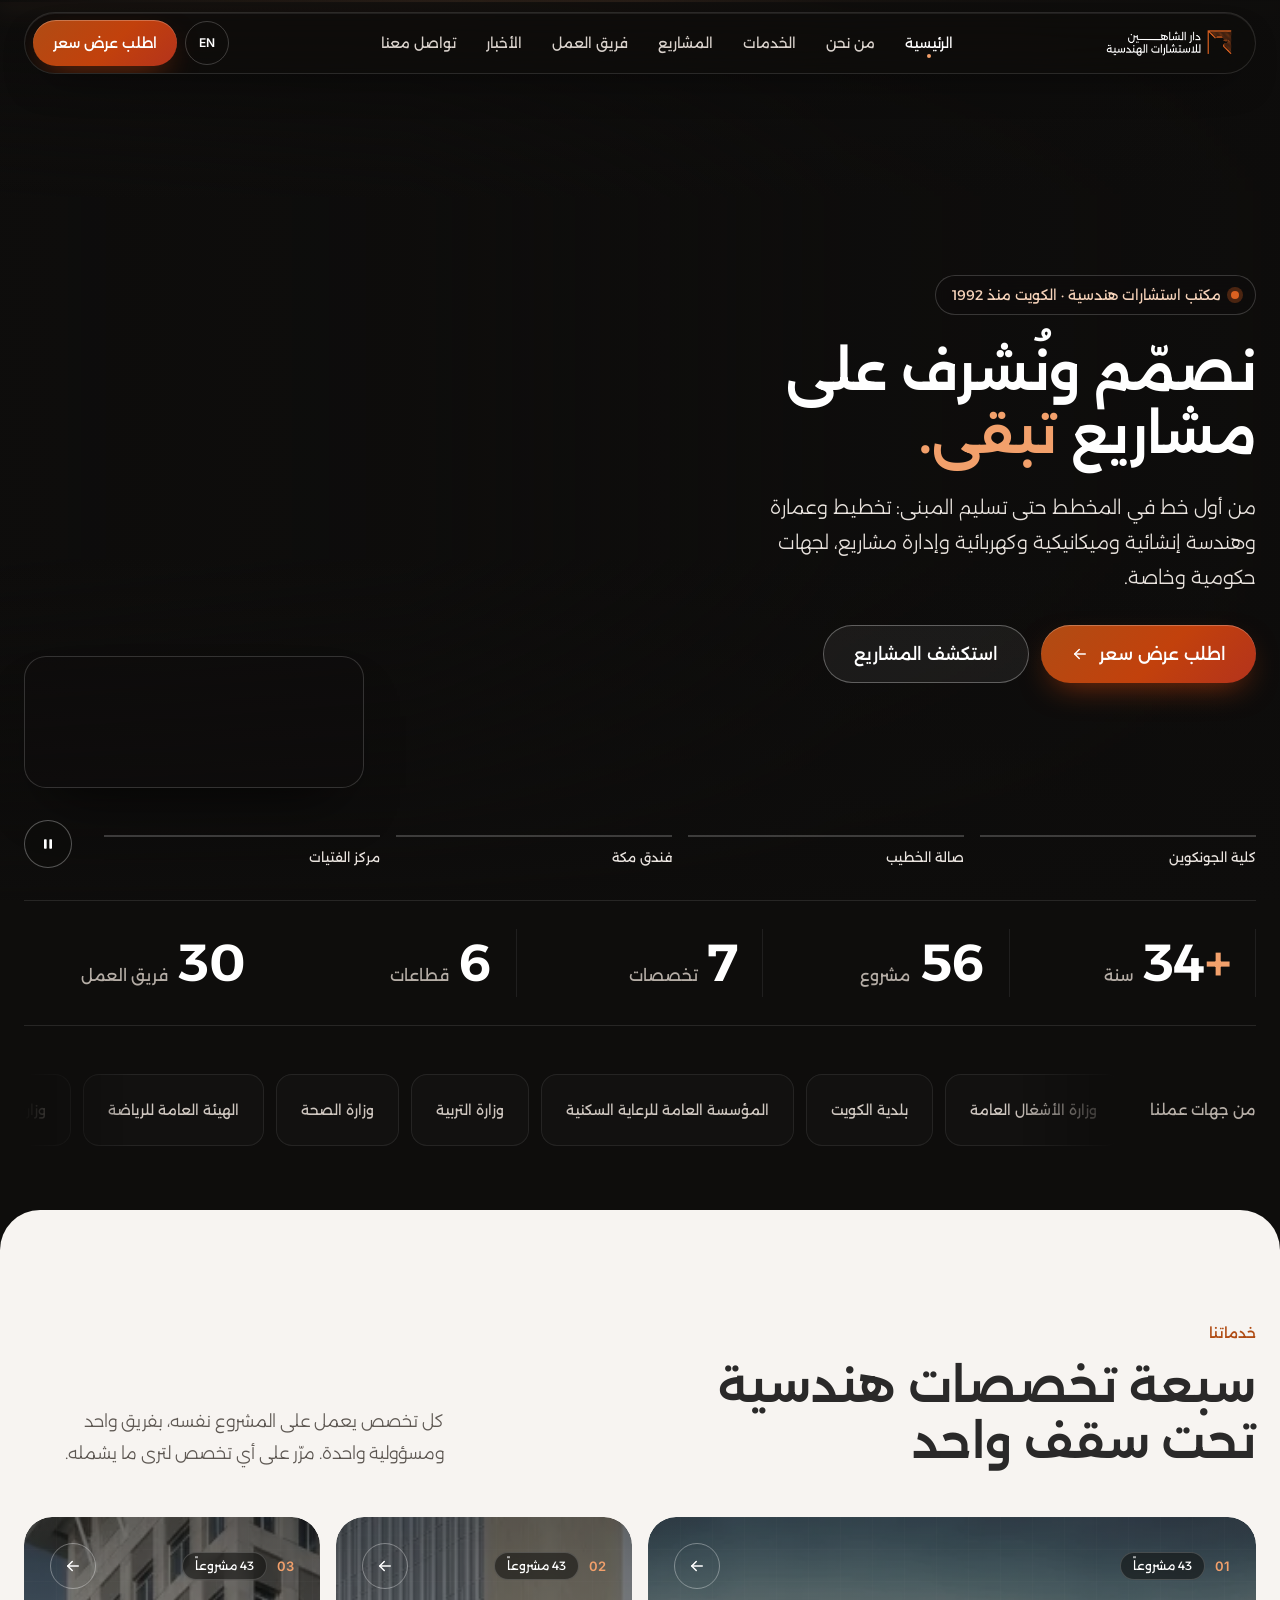
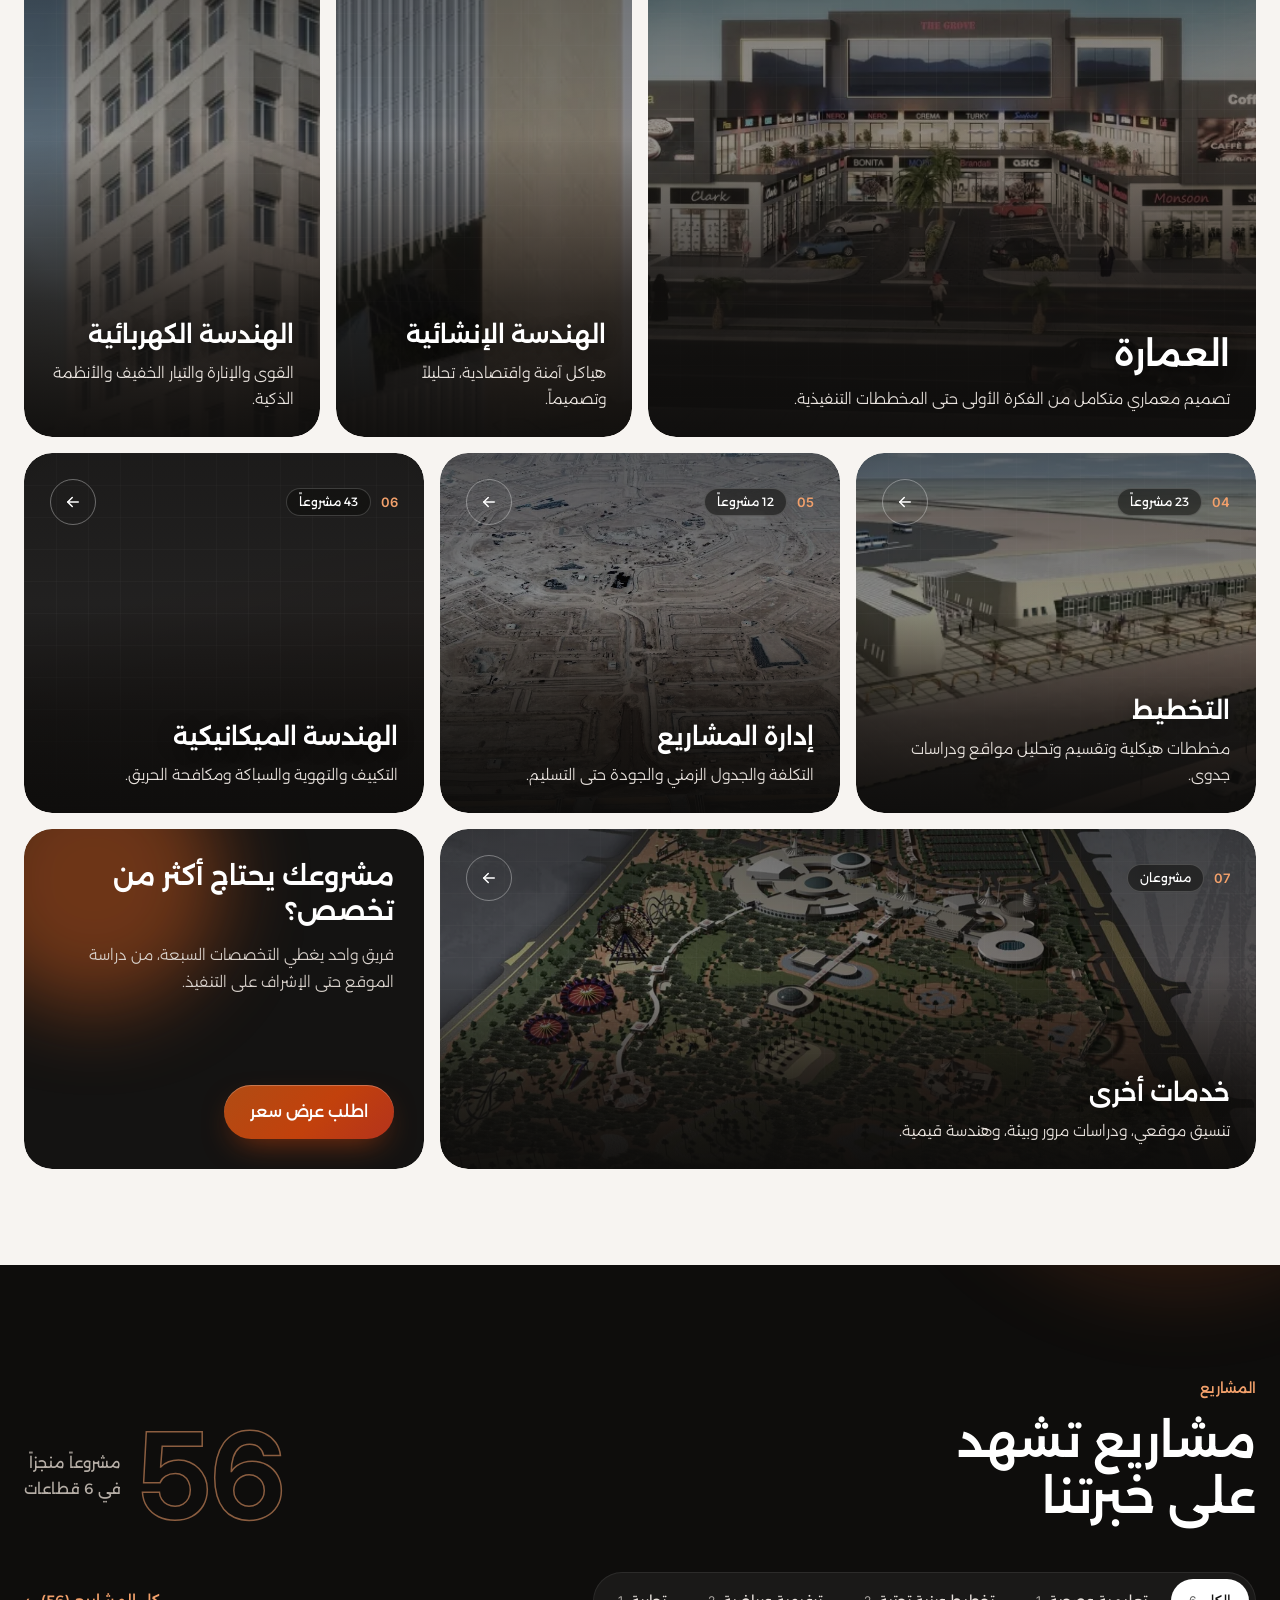
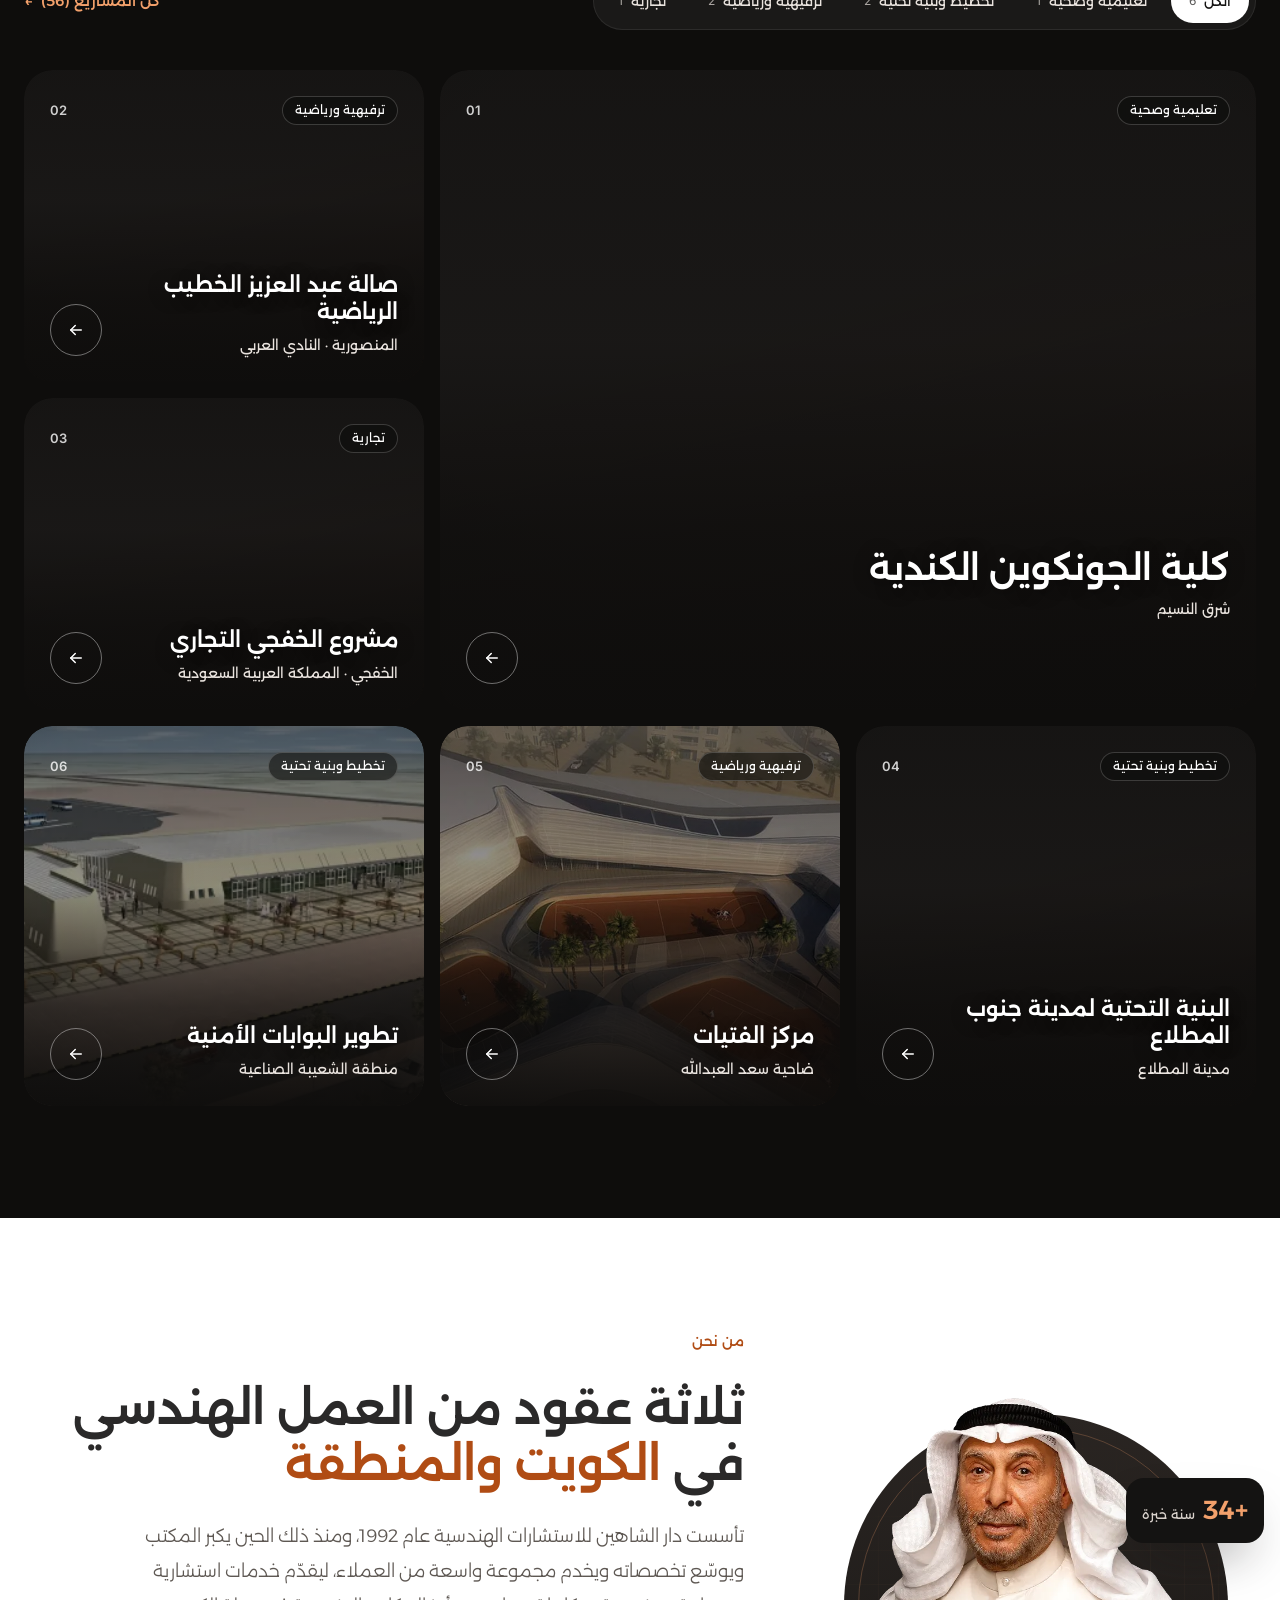
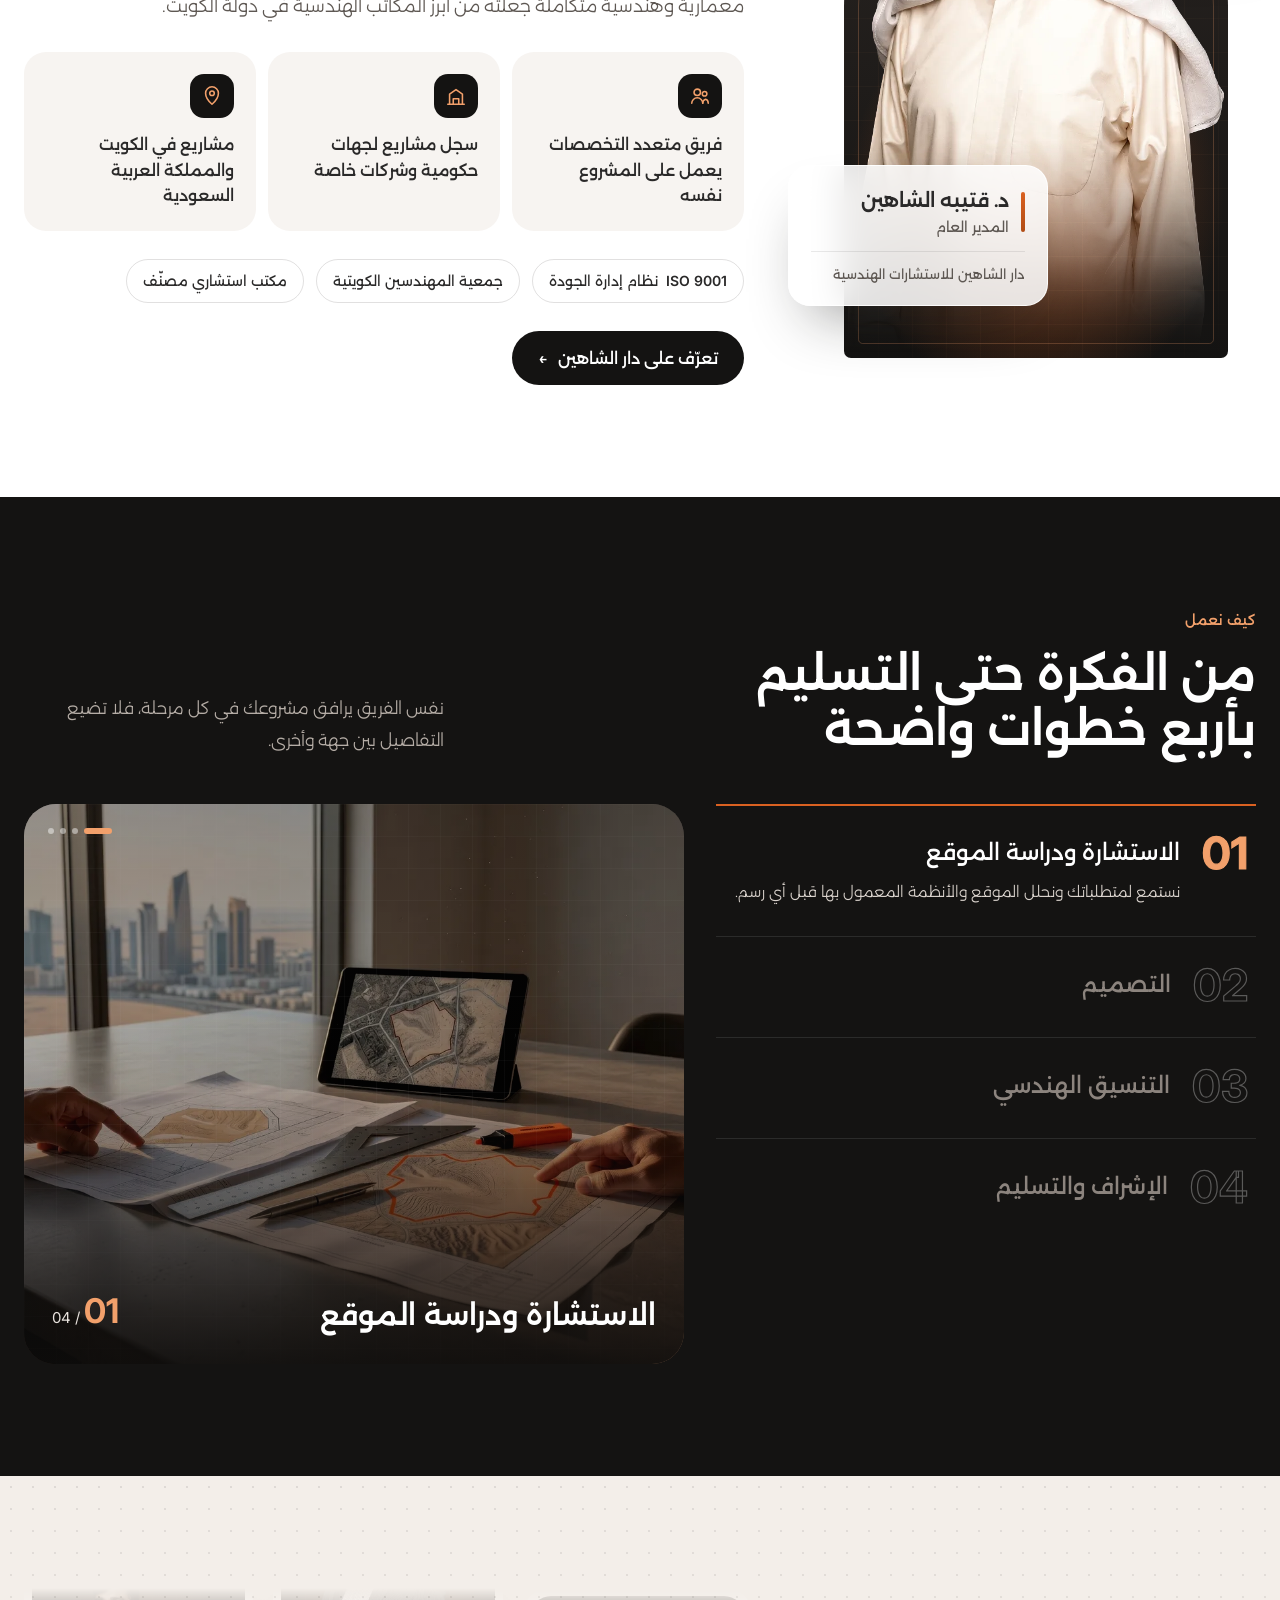
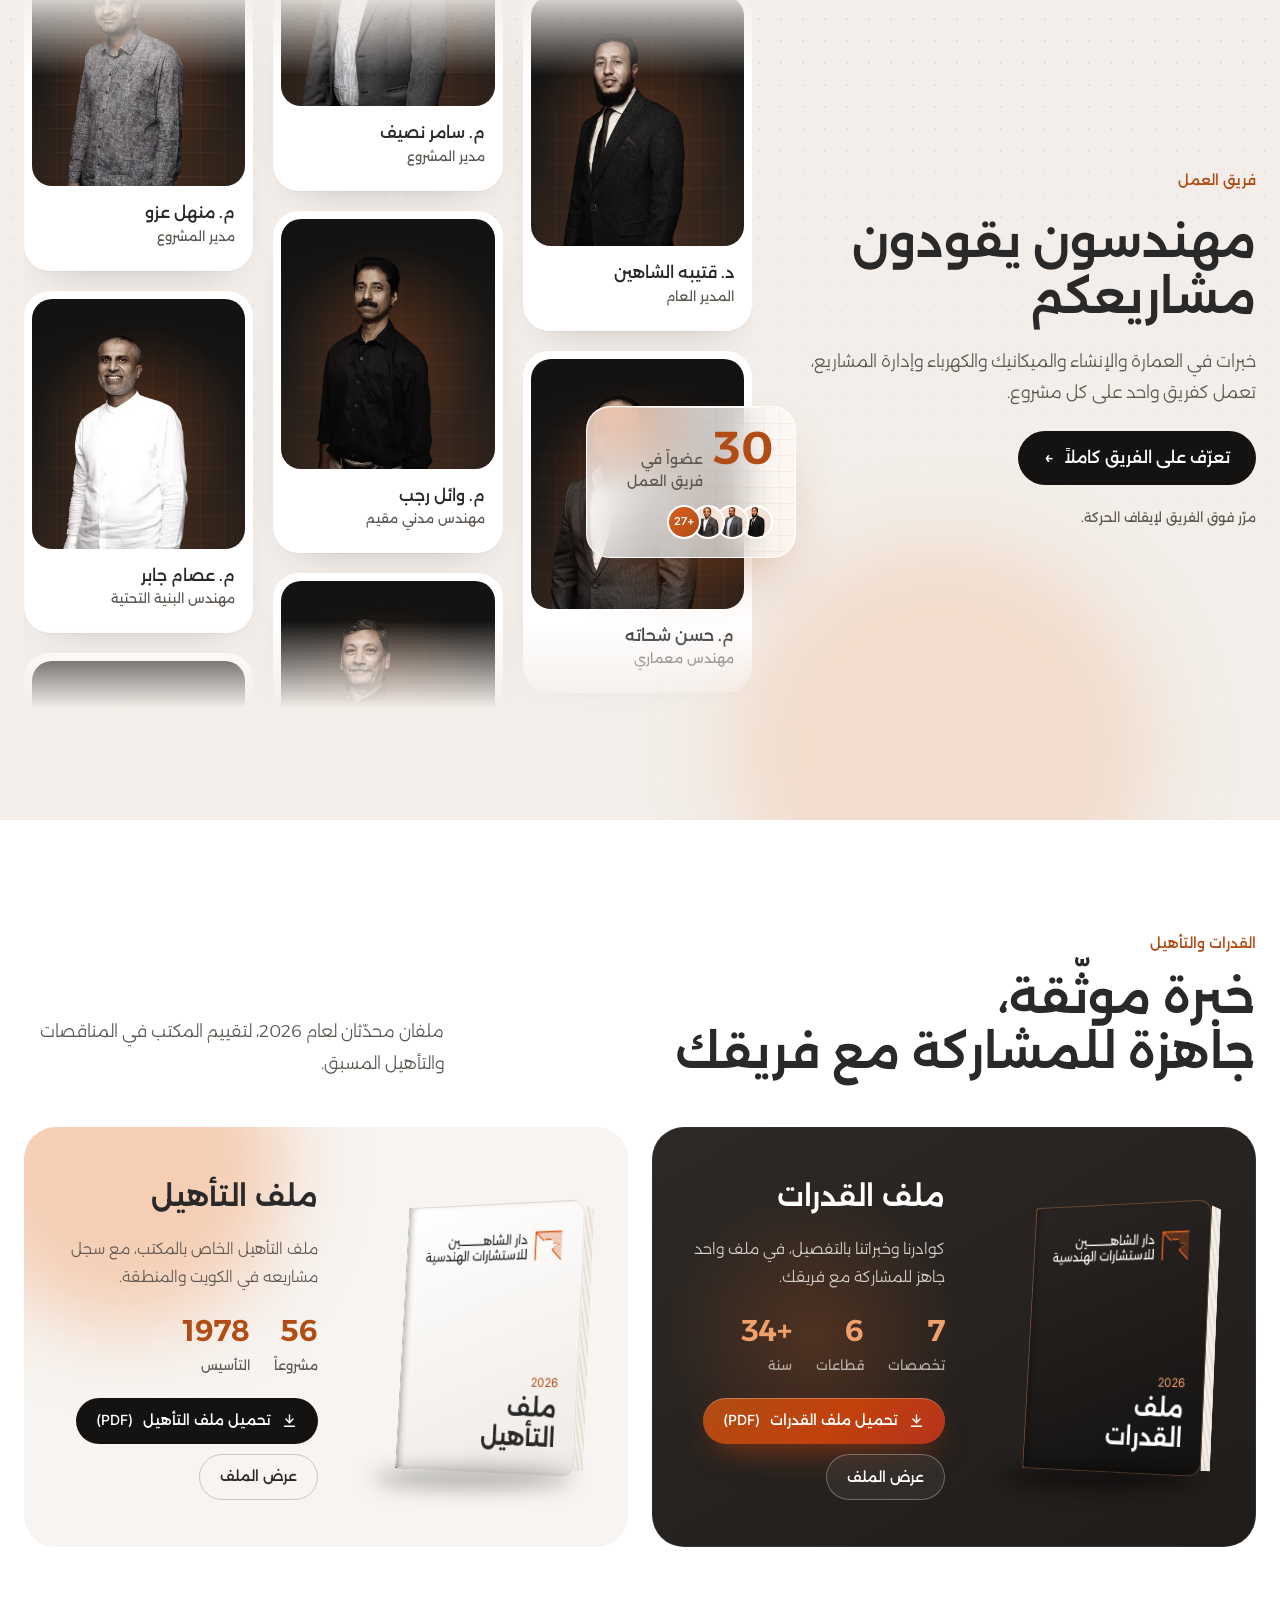
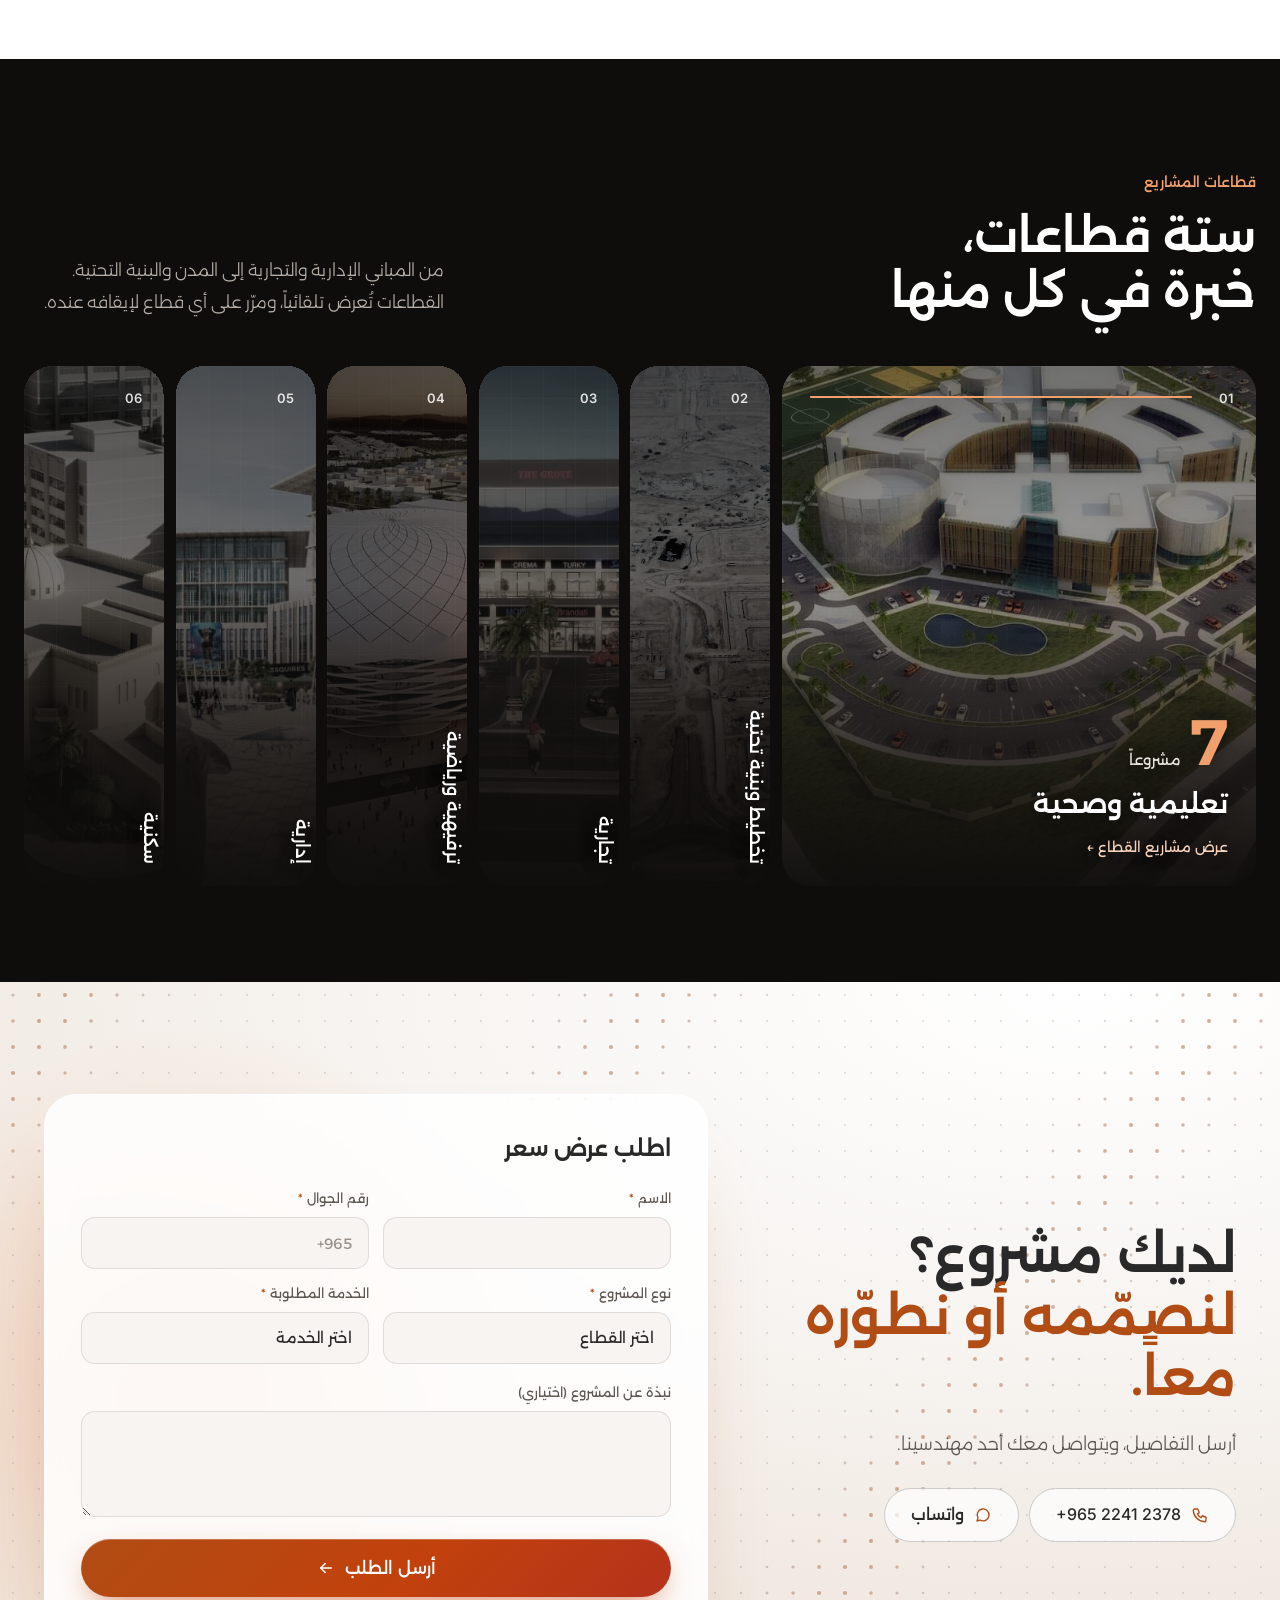
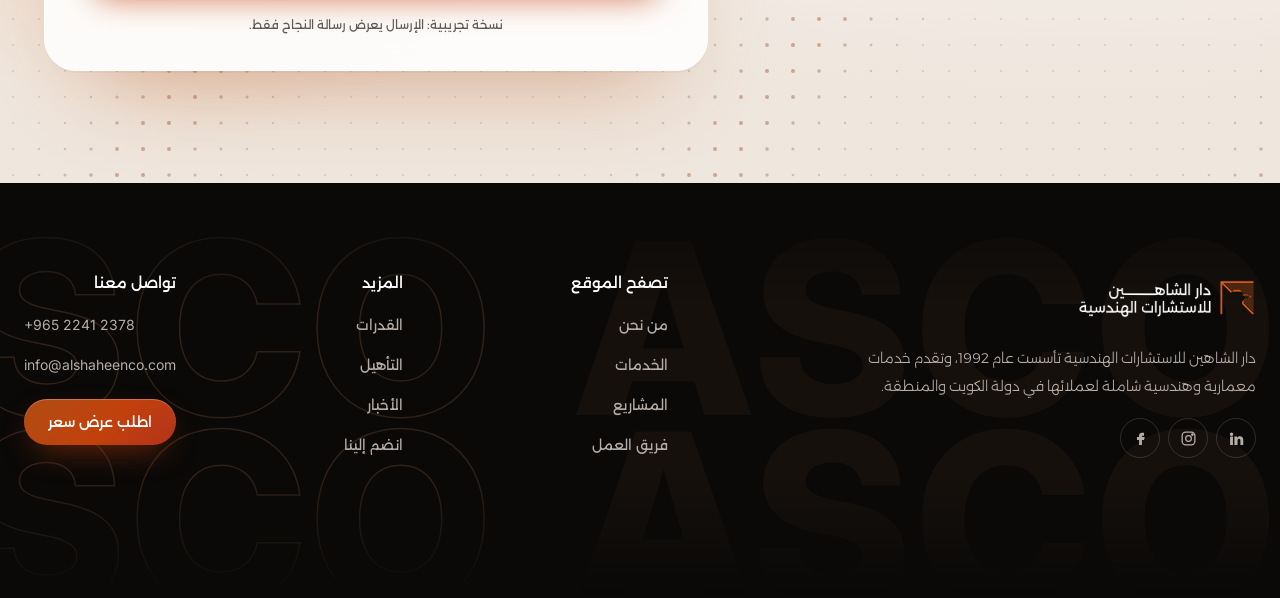
<file: v4/index.html>
<!doctype html>
<html lang="ar" dir="rtl">
<head>
  <meta charset="utf-8">
  <meta name="viewport" content="width=device-width, initial-scale=1, viewport-fit=cover">
  <!--
    DEMO v4 (homepage redesign "from blueprint to building") — for client review only.
    The block between "SEO block start/end" mirrors the protected Smarty block of production
    (header.tpl + includes/seo.php): canonical and hreflang point to the live site on purpose.
    This demo itself is noindex (meta robots below + robots.txt).
  -->
  <!-- SEO block start -->
  <title>دار الشاهين للاستشارات الهندسية | الكويت منذ 1992</title>
  <meta name="description" content="مكتب استشارات هندسية في الكويت منذ 1992: تخطيط وعمارة وهندسة إنشائية وميكانيكية وكهربائية وإدارة مشاريع، مع سجل من المشاريع الحكومية والخاصة.">
  <link rel="canonical" href="https://alshaheenco.com/ar/">
  <link rel="alternate" hreflang="ar" href="https://alshaheenco.com/ar/">
  <link rel="alternate" hreflang="en" href="https://alshaheenco.com/en/">
  <link rel="alternate" hreflang="x-default" href="https://alshaheenco.com/ar/">
  <meta property="og:site_name" content="Al-Shaheen Consultants">
  <meta property="og:title" content="دار الشاهين للاستشارات الهندسية | الكويت منذ 1992">
  <meta property="og:description" content="مكتب استشارات هندسية في الكويت منذ 1992: تخطيط وعمارة وهندسة إنشائية وميكانيكية وكهربائية وإدارة مشاريع، مع سجل من المشاريع الحكومية والخاصة.">
  <meta property="og:url" content="https://alshaheenco.com/ar/">
  <meta property="og:type" content="website">
  <meta property="og:locale" content="ar_AR">
  <meta property="og:locale:alternate" content="en_US">
  <meta property="og:image" content="https://alshaheenco.com/resize.php?file=project_327_1740657030.jpg&amp;width=1200&amp;height=630&amp;quality=82">
  <meta property="og:image:width" content="1200"><meta property="og:image:height" content="630">
  <meta property="og:image:alt" content="كلية الجونكوين الكندية">
  <meta name="twitter:card" content="summary_large_image">
  <meta name="twitter:title" content="دار الشاهين للاستشارات الهندسية | الكويت منذ 1992">
  <meta name="twitter:description" content="مكتب استشارات هندسية في الكويت منذ 1992: تخطيط وعمارة وهندسة إنشائية وميكانيكية وكهربائية وإدارة مشاريع، مع سجل من المشاريع الحكومية والخاصة.">
  <meta name="twitter:image" content="https://alshaheenco.com/resize.php?file=project_327_1740657030.jpg&amp;width=1200&amp;height=630&amp;quality=82">
  <meta name="twitter:image:alt" content="كلية الجونكوين الكندية">
  <script type="application/ld+json">{"@context":"https://schema.org","@graph":[{"@type":"Organization","@id":"https://alshaheenco.com/#organization","name":"Al-Shaheen Consultants","alternateName":"دار الشاهين للاستشارات الهندسية","url":"https://alshaheenco.com/ar/","logo":"https://alshaheenco.com/templates/default/images/logo.png","foundingDate":"1992","contactPoint":{"@type":"ContactPoint","contactType":"customer service","availableLanguage":["Arabic","English"],"telephone":"+96522412378","email":"info@alshaheenco.com"},"sameAs":["https://www.facebook.com/AlShaheenCo","https://www.instagram.com/alshaheen_consult/","https://www.linkedin.com/company/al-shaheen-consultants-asco/"]},{"@type":"WebSite","@id":"https://alshaheenco.com/#website","url":"https://alshaheenco.com/ar/","name":"Al-Shaheen Consultants","inLanguage":"ar","publisher":{"@id":"https://alshaheenco.com/#organization"}}]}</script>
  <!-- SEO block end -->
  <meta name="robots" content="noindex, nofollow">
  <meta name="theme-color" content="#0E0D0C">
  <meta name="format-detection" content="telephone=no">
  <link rel="preconnect" href="https://fonts.googleapis.com">
  <link rel="preconnect" href="https://fonts.gstatic.com" crossorigin>
  <link rel="stylesheet" href="https://fonts.googleapis.com/css2?family=Alexandria:wght@300;400;500;600;700&amp;family=Inter:wght@400;500;600;700;800&amp;display=swap">
  <link rel="preload" as="image" href="../images/36d944377cd7.webp" imagesrcset="../images/d55b2d3cca76.webp 720w, ../images/79c0d71a6c95.webp 1200w, ../images/36d944377cd7.webp 1500w" imagesizes="100vw" fetchpriority="high">
  <script>document.documentElement.classList.add('js')</script>
  <link rel="stylesheet" href="assets/home-v4.css">
  <script src="assets/home-v4.js" defer></script>
</head>
<body>
<a class="skip" href="#main">انتقل إلى المحتوى الرئيسي</a>

<!-- ================= STICKY TOP BAR ================= -->
<header class="topbar">
  <div class="bar">
    <span class="scrollbar" aria-hidden="true"><i></i></span>
    <a class="bar__logo" href="./" aria-label="دار الشاهين للاستشارات الهندسية، الرئيسية">
      <img src="../images/300eaf83ab4d.webp" width="1920" height="600" alt="دار الشاهين للاستشارات الهندسية">
    </a>
    <nav class="bar__nav" aria-label="القائمة الرئيسية">
      <a class="navlink" href="./" aria-current="page"><span class="t" data-t="الرئيسية">الرئيسية</span></a>
      <a class="navlink" href="#about"><span class="t" data-t="من نحن">من نحن</span></a>
      <a class="navlink" href="#services"><span class="t" data-t="الخدمات">الخدمات</span></a>
      <a class="navlink" href="#projects"><span class="t" data-t="المشاريع">المشاريع</span></a>
      <a class="navlink" href="#team"><span class="t" data-t="فريق العمل">فريق العمل</span></a>
      <a class="navlink" href="#news"><span class="t" data-t="الأخبار">الأخبار</span></a>
      <a class="navlink" href="#contact"><span class="t" data-t="تواصل معنا">تواصل معنا</span></a>
    </nav>
    <div class="bar__actions">
      <a class="langbtn" href="en/" hreflang="en" lang="en" aria-label="English version">EN</a>
      <a class="btn btn-ember btn--sm ctatop" href="#contact">اطلب عرض سعر</a>
      <button class="menubtn" type="button" aria-controls="menu" aria-expanded="false" aria-label="فتح القائمة">
        <svg aria-hidden="true" width="18" height="18" viewBox="0 0 24 24" fill="none" stroke="currentColor" stroke-width="2" stroke-linecap="round"><path d="M4 7h16M4 12h16M10 17h10"/></svg>
      </button>
    </div>
  </div>
</header>

<div class="drawer" id="menu" hidden>
  <div class="drawer__scrim" data-close-menu></div>
  <div class="drawer__panel" role="dialog" aria-modal="true" aria-label="القائمة">
    <div class="drawer__top">
      <img src="../images/300eaf83ab4d.webp" width="1920" height="600" alt="" style="height:34px;width:auto">
      <button class="menubtn" style="display:inline-grid" type="button" data-close-menu aria-label="إغلاق القائمة">
        <svg aria-hidden="true" width="18" height="18" viewBox="0 0 24 24" fill="none" stroke="currentColor" stroke-width="2" stroke-linecap="round"><path d="M6 6l12 12M18 6L6 18"/></svg>
      </button>
    </div>
    <a class="dl" href="./" aria-current="page">الرئيسية</a>
    <a class="dl" href="#about">من نحن</a>
    <a class="dl" href="#services">الخدمات</a>
    <a class="dl" href="#projects">المشاريع</a>
    <a class="dl" href="#team">فريق العمل</a>
    <a class="dl" href="#news">الأخبار</a>
    <a class="dl" href="#contact">تواصل معنا</a>
    <div class="drawer__foot">
      <a class="btn btn-ember" href="#contact">اطلب عرض سعر</a>
      <a class="btn btn-glass" href="en/" hreflang="en" lang="en">English</a>
    </div>
  </div>
</div>

<main id="main">

<!-- ================= 1. HERO ================= -->
<section class="hero" aria-labelledby="hero-title">
  <div class="hero__media" aria-hidden="true">
    <div class="slide d0"><img src="../images/36d944377cd7.webp" srcset="../images/d55b2d3cca76.webp 720w, ../images/79c0d71a6c95.webp 1200w, ../images/36d944377cd7.webp 1500w" sizes="100vw" width="1500" height="1061" alt="" fetchpriority="high"><div class="bpgrid"></div></div>
    <div class="slide d1"><img src="../images/2e47e9e2b8a4.webp" srcset="../images/f84b779659b3.webp 720w, ../images/59f52d4f92d5.webp 1200w, ../images/2e47e9e2b8a4.webp 1500w" sizes="100vw" width="1500" height="967" alt="" loading="lazy" decoding="async"><div class="bpgrid"></div></div>
    <div class="slide d2"><img src="../images/287af2a9f2e4.webp" srcset="../images/dfed7add32fb.webp 480w, ../images/e10c256fd13f.webp 800w, ../images/287af2a9f2e4.webp 1120w" sizes="100vw" width="1120" height="700" alt="" loading="lazy" decoding="async"><div class="bpgrid"></div></div>
    <div class="slide d3"><img src="../images/566ccf7e549f.webp" srcset="../images/2226898852d8.webp 720w, ../images/94e2bf458c4f.webp 1200w, ../images/566ccf7e549f.webp 1500w" sizes="100vw" width="1500" height="1056" alt="" loading="lazy" decoding="async"><div class="bpgrid"></div></div>
    <div class="scan"></div>
    <div class="hero__shade-side"></div>
    <div class="hero__shade-v"></div>
  </div>

  <div class="container hero__body">
    <div class="hero__text">
      <p class="chip-dark"><span class="dot" aria-hidden="true"></span>مكتب استشارات هندسية · الكويت منذ 1992</p>
      <h1 id="hero-title">نصمّم ونُشرف على<br>مشاريع <span>تبقى.</span></h1>
      <p class="hero__lead">من أول خط في المخطط حتى تسليم المبنى: تخطيط وعمارة وهندسة إنشائية وميكانيكية وكهربائية وإدارة مشاريع، لجهات حكومية وخاصة.</p>
      <div class="hero__ctas">
        <a class="btn btn-ember btn--lg" href="#contact">اطلب عرض سعر
          <svg class="fwd" aria-hidden="true" width="18" height="18" viewBox="0 0 24 24" fill="none" stroke="currentColor" stroke-width="2" stroke-linecap="round" stroke-linejoin="round"><path d="M19 12H5"/><path d="M11 6l-6 6 6 6"/></svg>
        </a>
        <a class="btn btn-glass btn--lg" href="#projects">استكشف المشاريع</a>
      </div>
    </div>
    <div class="hero__aside">
      <div class="capbox" aria-live="off">
        <div class="cap d0"><span class="cap__k">01 · مشاريع تعليمية وصحية</span><span class="cap__t">كلية الجونكوين الكندية</span><span class="cap__m">شرق النسيم · 49,000 م² · 2025</span></div>
        <div class="cap d1" aria-hidden="true"><span class="cap__k">02 · مشاريع ترفيهية ورياضية</span><span class="cap__t">صالة عبد العزيز الخطيب الرياضية</span><span class="cap__m">المنصورية · النادي العربي الرياضي</span></div>
        <div class="cap d2" aria-hidden="true"><span class="cap__k">03 · الهندسة الميكانيكية</span><span class="cap__t">فندق مكة</span><span class="cap__m">من مشاريع الهندسة الميكانيكية</span></div>
        <div class="cap d3" aria-hidden="true"><span class="cap__k">04 · مشاريع ترفيهية ورياضية</span><span class="cap__t">مركز الفتيات</span><span class="cap__m">ضاحية سعد العبدالله</span></div>
      </div>
    </div>
  </div>

  <div class="container hero__foot">
    <ol class="progs" aria-label="المشاريع المعروضة">
      <li><span class="track"><span class="prog d0"></span></span>كلية الجونكوين</li>
      <li><span class="track"><span class="prog d1"></span></span>صالة الخطيب</li>
      <li><span class="track"><span class="prog d2"></span></span>فندق مكة</li>
      <li><span class="track"><span class="prog d3"></span></span>مركز الفتيات</li>
    </ol>
    <button class="iconbtn" type="button" data-motion-toggle aria-pressed="false" aria-label="إيقاف الحركة">
      <svg class="i-pause" aria-hidden="true" width="16" height="16" viewBox="0 0 24 24" fill="currentColor"><rect x="6" y="5" width="4" height="14" rx="1"/><rect x="14" y="5" width="4" height="14" rx="1"/></svg>
      <svg class="i-play" aria-hidden="true" width="16" height="16" viewBox="0 0 24 24" fill="currentColor"><path d="M8 5l11 7-11 7z"/></svg>
    </button>
  </div>
</section>

<!-- ================= 2. STATS + CLIENTS ================= -->
<section class="trust" aria-labelledby="clients-title">
  <div class="container">
    <ul class="stats" aria-label="دار الشاهين بالأرقام">
      <li><span class="n"><b>+</b>34</span><span class="l">سنة</span></li>
      <li><span class="n">56</span><span class="l">مشروع</span></li>
      <li><span class="n">7</span><span class="l">تخصصات</span></li>
      <li><span class="n">6</span><span class="l">قطاعات</span></li>
      <li><span class="n">30</span><span class="l">فريق العمل</span></li>
    </ul>
    <div class="clients">
      <h2 id="clients-title">من جهات عملنا</h2>
      <div class="marq-wrap">
        <ul class="marq">
          <li>وزارة الأشغال العامة</li><li>بلدية الكويت</li><li>المؤسسة العامة للرعاية السكنية</li><li>وزارة التربية</li><li>وزارة الصحة</li><li>الهيئة العامة للرياضة</li>
          <li aria-hidden="true">وزارة الأشغال العامة</li><li aria-hidden="true">بلدية الكويت</li><li aria-hidden="true">المؤسسة العامة للرعاية السكنية</li><li aria-hidden="true">وزارة التربية</li><li aria-hidden="true">وزارة الصحة</li><li aria-hidden="true">الهيئة العامة للرياضة</li>
        </ul>
      </div>
    </div>
  </div>
</section>

<!-- ================= 3. SERVICES ================= -->
<section class="section services" id="services" aria-labelledby="services-title">
  <div class="container">
    <header class="head">
      <div class="head__main">
        <p class="eyebrow">خدماتنا</p>
        <h2 class="h2" id="services-title">سبعة تخصصات هندسية<br>تحت سقف واحد</h2>
      </div>
      <p class="lead">كل تخصص يعمل على المشروع نفسه، بفريق واحد ومسؤولية واحدة. مرّر على أي تخصص لترى ما يشمله.</p>
    </header>
    <div class="bento">
      <a class="svc c6" href="#architecture">
        <img src="../images/0a9ee62337e9.webp" srcset="../images/953a731ff05c.webp 480w, ../images/0a9ee62337e9.webp 800w, ../images/eb16cf212ed9.webp 1120w" sizes="(max-width: 960px) 100vw, 50vw" width="1120" height="700" alt="" loading="lazy" decoding="async">
        <span class="tint"></span><span class="grain"></span><span class="shade"></span>
        <div class="card-body">
          <div class="svc__top"><span><span class="svc__num en">01</span><span class="pill-glass">43 مشروعاً</span></span><span class="circle" aria-hidden="true"><svg class="fwd" width="18" height="18" viewBox="0 0 24 24" fill="none" stroke="currentColor" stroke-width="2" stroke-linecap="round" stroke-linejoin="round"><path d="M19 12H5"/><path d="M11 6l-6 6 6 6"/></svg></span></div>
          <div><h3>العمارة</h3><p>تصميم معماري متكامل من الفكرة الأولى حتى المخططات التنفيذية.</p>
            <div class="more"><div><ul class="chips"><li>التصميم المعماري</li><li>التصميم الداخلي</li><li>تطوير وظائف المباني</li><li>تأهيل المباني</li><li>تقدير التكلفة</li></ul><p class="src">الصورة: مشروع الخفجي التجاري</p></div></div></div>
        </div>
      </a>
      <a class="svc c3" href="#structural">
        <img src="../images/0146ad87ea74.webp" srcset="../images/02bc19cc7766.webp 480w, ../images/0146ad87ea74.webp 800w, ../images/dd8303cdc88b.webp 1120w" sizes="(max-width: 960px) 50vw, 25vw" width="1120" height="700" alt="" loading="lazy" decoding="async">
        <span class="tint"></span><span class="grain"></span><span class="shade"></span>
        <div class="card-body">
          <div class="svc__top"><span><span class="svc__num en">02</span><span class="pill-glass">43 مشروعاً</span></span><span class="circle" aria-hidden="true"><svg class="fwd" width="18" height="18" viewBox="0 0 24 24" fill="none" stroke="currentColor" stroke-width="2" stroke-linecap="round" stroke-linejoin="round"><path d="M19 12H5"/><path d="M11 6l-6 6 6 6"/></svg></span></div>
          <div><h3>الهندسة الإنشائية</h3><p>هياكل آمنة واقتصادية، تحليلاً وتصميماً.</p>
            <div class="more"><div><ul class="chips"><li>التحليل الإنشائي</li><li>التصميم الإنشائي</li><li>الحوائط الداعمة</li><li>الجسور</li></ul><p class="src">الصورة: برج الصالحية</p></div></div></div>
        </div>
      </a>
      <a class="svc c3" href="#electrical">
        <img src="../images/5fb3b48ed50f.webp" srcset="../images/f3c57007a328.webp 480w, ../images/5fb3b48ed50f.webp 800w, ../images/93130a2128b9.webp 1120w" sizes="(max-width: 960px) 50vw, 25vw" width="1120" height="700" alt="" loading="lazy" decoding="async">
        <span class="tint"></span><span class="grain"></span><span class="shade"></span>
        <div class="card-body">
          <div class="svc__top"><span><span class="svc__num en">03</span><span class="pill-glass">43 مشروعاً</span></span><span class="circle" aria-hidden="true"><svg class="fwd" width="18" height="18" viewBox="0 0 24 24" fill="none" stroke="currentColor" stroke-width="2" stroke-linecap="round" stroke-linejoin="round"><path d="M19 12H5"/><path d="M11 6l-6 6 6 6"/></svg></span></div>
          <div><h3>الهندسة الكهربائية</h3><p>القوى والإنارة والتيار الخفيف والأنظمة الذكية.</p>
            <div class="more"><div><ul class="chips"><li>تقييم المرافق</li><li>حساب الطاقة</li><li>تحليل الكلفة</li></ul><p class="src">الصورة: برج ياسمين</p></div></div></div>
        </div>
      </a>
      <a class="svc c4" href="#planning">
        <img src="../images/0da1df4e9aef.webp" srcset="../images/d181e17a38a6.webp 480w, ../images/6eaf51b46007.webp 800w, ../images/0da1df4e9aef.webp 1120w" sizes="(max-width: 960px) 50vw, 33vw" width="1120" height="700" alt="" loading="lazy" decoding="async">
        <span class="tint"></span><span class="grain"></span><span class="shade"></span>
        <div class="card-body">
          <div class="svc__top"><span><span class="svc__num en">04</span><span class="pill-glass">23 مشروعاً</span></span><span class="circle" aria-hidden="true"><svg class="fwd" width="18" height="18" viewBox="0 0 24 24" fill="none" stroke="currentColor" stroke-width="2" stroke-linecap="round" stroke-linejoin="round"><path d="M19 12H5"/><path d="M11 6l-6 6 6 6"/></svg></span></div>
          <div><h3>التخطيط</h3><p>مخططات هيكلية وتقسيم وتحليل مواقع ودراسات جدوى.</p>
            <div class="more"><div><ul class="chips"><li>التخطيط الهيكلي</li><li>مشاريع التقسيم</li><li>تحليل المواقع</li><li>دراسات الجدوى</li></ul><p class="src">الصورة: تطوير البوابات الأمنية للأفراد والمركبات</p></div></div></div>
        </div>
      </a>
      <a class="svc c4" href="#project-management">
        <img src="../images/69d40f5d1f97.webp" srcset="../images/19ab439e3e7c.webp 1200w, ../images/69d40f5d1f97.webp 1920w" sizes="(max-width: 960px) 50vw, 33vw" width="1920" height="1080" alt="" loading="lazy" decoding="async">
        <span class="tint"></span><span class="grain"></span><span class="shade"></span>
        <div class="card-body">
          <div class="svc__top"><span><span class="svc__num en">05</span><span class="pill-glass">12 مشروعاً</span></span><span class="circle" aria-hidden="true"><svg class="fwd" width="18" height="18" viewBox="0 0 24 24" fill="none" stroke="currentColor" stroke-width="2" stroke-linecap="round" stroke-linejoin="round"><path d="M19 12H5"/><path d="M11 6l-6 6 6 6"/></svg></span></div>
          <div><h3>إدارة المشاريع</h3><p>التكلفة والجدول الزمني والجودة حتى التسليم.</p>
            <div class="more"><div><ul class="chips"><li>تقدير الكلفة</li><li>تحليل المطالبات</li><li>برمجة المشاريع</li><li>تقييم العقار</li></ul><p class="src">الصورة: البنية التحتية لمدينة جنوب المطلاع</p></div></div></div>
        </div>
      </a>
      <a class="svc c4" href="#mechanical">
        <img src="../images/287af2a9f2e4.webp" srcset="../images/dfed7add32fb.webp 480w, ../images/e10c256fd13f.webp 800w, ../images/287af2a9f2e4.webp 1120w" sizes="(max-width: 960px) 50vw, 33vw" width="1120" height="700" alt="" loading="lazy" decoding="async">
        <span class="tint"></span><span class="grain"></span><span class="shade"></span>
        <div class="card-body">
          <div class="svc__top"><span><span class="svc__num en">06</span><span class="pill-glass">43 مشروعاً</span></span><span class="circle" aria-hidden="true"><svg class="fwd" width="18" height="18" viewBox="0 0 24 24" fill="none" stroke="currentColor" stroke-width="2" stroke-linecap="round" stroke-linejoin="round"><path d="M19 12H5"/><path d="M11 6l-6 6 6 6"/></svg></span></div>
          <div><h3>الهندسة الميكانيكية</h3><p>التكييف والتهوية والسباكة ومكافحة الحريق.</p>
            <div class="more"><div><ul class="chips"><li>التكييف المركزي</li><li>المطابخ التجارية</li><li>أنظمة التحكم الرقمي</li></ul><p class="src">الصورة: فندق مكة</p></div></div></div>
        </div>
      </a>
      <a class="svc c8" href="#other-services">
        <img src="../images/0fef83f0914c.webp" srcset="../images/93ffef9aee23.webp 480w, ../images/0fef83f0914c.webp 800w, ../images/322b930a44f8.webp 1119w" sizes="(max-width: 960px) 100vw, 66vw" width="1119" height="700" alt="" loading="lazy" decoding="async">
        <span class="tint"></span><span class="grain"></span><span class="shade"></span>
        <div class="card-body">
          <div class="svc__top"><span><span class="svc__num en">07</span><span class="pill-glass">مشروعان</span></span><span class="circle" aria-hidden="true"><svg class="fwd" width="18" height="18" viewBox="0 0 24 24" fill="none" stroke="currentColor" stroke-width="2" stroke-linecap="round" stroke-linejoin="round"><path d="M19 12H5"/><path d="M11 6l-6 6 6 6"/></svg></span></div>
          <div><h3>خدمات أخرى</h3><p>تنسيق موقعي، ودراسات مرور وبيئة، وهندسة قيمية.</p>
            <div class="more"><div><ul class="chips"><li>التنسيق الموقعي</li><li>دراسات المرور والطرق</li><li>الدراسات البيئية</li><li>الهندسة القيمية</li></ul><p class="src">الصورة: مشروع تصميم منتزه السالمية</p></div></div></div>
        </div>
      </a>
      <div class="svc-cta">
        <div class="orb" aria-hidden="true" style="width:260px;height:260px;background:rgba(218,97,33,.45);top:-80px;left:-60px"></div>
        <div><p class="t">مشروعك يحتاج أكثر من تخصص؟</p><p class="s">فريق واحد يغطي التخصصات السبعة، من دراسة الموقع حتى الإشراف على التنفيذ.</p></div>
        <a class="btn btn-ember" href="#contact">اطلب عرض سعر</a>
      </div>
    </div>
  </div>
</section>

<!-- ================= 4. PROJECTS ================= -->
<section class="section projects" id="projects" aria-labelledby="projects-title">
  <div class="orb" aria-hidden="true" data-par="0.18" style="width:520px;height:520px;background:rgba(218,97,33,.16);top:80px;right:-160px"></div>
  <div class="container" style="position:relative">
    <header class="head">
      <div class="head__main">
        <p class="eyebrow on-dark">المشاريع</p>
        <h2 class="h2" id="projects-title" style="color:#FFFFFF">مشاريع تشهد<br>على خبرتنا</h2>
      </div>
      <p class="bignum"><b aria-hidden="true">56</b><span>مشروعاً منجزاً<br>في 6 قطاعات</span></p>
    </header>
    <div class="filterbar">
      <div class="seg" role="group" aria-label="تصفية المشاريع حسب القطاع" data-filter-group>
        <button type="button" aria-pressed="true" data-filter="all">الكل <span class="en">6</span></button>
        <button type="button" aria-pressed="false" data-filter="edu">تعليمية وصحية <span class="en">1</span></button>
        <button type="button" aria-pressed="false" data-filter="infra">تخطيط وبنية تحتية <span class="en">2</span></button>
        <button type="button" aria-pressed="false" data-filter="sport">ترفيهية ورياضية <span class="en">2</span></button>
        <button type="button" aria-pressed="false" data-filter="com">تجارية <span class="en">1</span></button>
      </div>
      <a class="alllink" href="#all-projects">كل المشاريع (56) <span aria-hidden="true">←</span></a>
    </div>
    <p class="sr-only" id="filter-status" aria-live="polite"></p>
    <div class="gal">
      <article class="pj g-feat" data-sector="edu">
        <img src="../images/36d944377cd7.webp" srcset="../images/d55b2d3cca76.webp 720w, ../images/79c0d71a6c95.webp 1200w, ../images/36d944377cd7.webp 1500w" sizes="(max-width: 960px) 100vw, 66vw" width="1500" height="1061" alt="" loading="lazy" decoding="async">
        <span class="tint"></span><span class="shade"></span>
        <div class="card-body">
          <div class="pj__top"><span class="pill-glass">تعليمية وصحية</span><span class="pj__idx en">01</span></div>
          <div class="pj__bottom">
            <div><h3><a href="#project-algonquin">كلية الجونكوين الكندية</a></h3><p class="pj__loc">شرق النسيم</p>
              <ul class="pj__meta"><li><b>49,000 م²</b>المساحة</li><li><b>2025</b>السنة</li><li><b>شرق النسيم</b>الموقع</li></ul></div>
            <span class="go" aria-hidden="true"><svg class="fwd" width="18" height="18" viewBox="0 0 24 24" fill="none" stroke="currentColor" stroke-width="2" stroke-linecap="round" stroke-linejoin="round"><path d="M19 12H5"/><path d="M11 6l-6 6 6 6"/></svg></span>
          </div>
        </div>
      </article>
      <article class="pj g-side" data-sector="sport">
        <img src="../images/59f52d4f92d5.webp" srcset="../images/f84b779659b3.webp 720w, ../images/59f52d4f92d5.webp 1200w" sizes="(max-width: 960px) 50vw, 33vw" width="1200" height="675" alt="" loading="lazy" decoding="async">
        <span class="tint"></span><span class="shade"></span>
        <div class="card-body">
          <div class="pj__top"><span class="pill-glass">ترفيهية ورياضية</span><span class="pj__idx en">02</span></div>
          <div class="pj__bottom"><div><h3><a href="#project-khateeb">صالة عبد العزيز الخطيب الرياضية</a></h3><p class="pj__loc">المنصورية · النادي العربي</p></div>
            <span class="go" aria-hidden="true"><svg class="fwd" width="18" height="18" viewBox="0 0 24 24" fill="none" stroke="currentColor" stroke-width="2" stroke-linecap="round" stroke-linejoin="round"><path d="M19 12H5"/><path d="M11 6l-6 6 6 6"/></svg></span></div>
        </div>
      </article>
      <article class="pj g-side" data-sector="com">
        <img src="../images/0a9ee62337e9.webp" srcset="../images/953a731ff05c.webp 480w, ../images/0a9ee62337e9.webp 800w, ../images/eb16cf212ed9.webp 1120w" sizes="(max-width: 960px) 50vw, 33vw" width="1120" height="700" alt="" loading="lazy" decoding="async">
        <span class="tint"></span><span class="shade"></span>
        <div class="card-body">
          <div class="pj__top"><span class="pill-glass">تجارية</span><span class="pj__idx en">03</span></div>
          <div class="pj__bottom"><div><h3><a href="#project-khafji">مشروع الخفجي التجاري</a></h3><p class="pj__loc">الخفجي · المملكة العربية السعودية</p></div>
            <span class="go" aria-hidden="true"><svg class="fwd" width="18" height="18" viewBox="0 0 24 24" fill="none" stroke="currentColor" stroke-width="2" stroke-linecap="round" stroke-linejoin="round"><path d="M19 12H5"/><path d="M11 6l-6 6 6 6"/></svg></span></div>
        </div>
      </article>
      <article class="pj g-third" data-sector="infra">
        <img src="../images/19ab439e3e7c.webp" srcset="../images/53f9a4d8d8bc.webp 720w, ../images/19ab439e3e7c.webp 1200w" sizes="(max-width: 960px) 50vw, 33vw" width="1200" height="675" alt="" loading="lazy" decoding="async">
        <span class="tint"></span><span class="shade"></span>
        <div class="card-body">
          <div class="pj__top"><span class="pill-glass">تخطيط وبنية تحتية</span><span class="pj__idx en">04</span></div>
          <div class="pj__bottom"><div><h3><a href="#project-mutlaa">البنية التحتية لمدينة جنوب المطلاع</a></h3><p class="pj__loc">مدينة المطلاع</p></div>
            <span class="go" aria-hidden="true"><svg class="fwd" width="18" height="18" viewBox="0 0 24 24" fill="none" stroke="currentColor" stroke-width="2" stroke-linecap="round" stroke-linejoin="round"><path d="M19 12H5"/><path d="M11 6l-6 6 6 6"/></svg></span></div>
        </div>
      </article>
      <article class="pj g-third" data-sector="sport">
        <img src="../images/94e2bf458c4f.webp" srcset="../images/2226898852d8.webp 720w, ../images/94e2bf458c4f.webp 1200w" sizes="(max-width: 960px) 50vw, 33vw" width="1199" height="675" alt="" loading="lazy" decoding="async">
        <span class="tint"></span><span class="shade"></span>
        <div class="card-body">
          <div class="pj__top"><span class="pill-glass">ترفيهية ورياضية</span><span class="pj__idx en">05</span></div>
          <div class="pj__bottom"><div><h3><a href="#project-girls-center">مركز الفتيات</a></h3><p class="pj__loc">ضاحية سعد العبدالله</p></div>
            <span class="go" aria-hidden="true"><svg class="fwd" width="18" height="18" viewBox="0 0 24 24" fill="none" stroke="currentColor" stroke-width="2" stroke-linecap="round" stroke-linejoin="round"><path d="M19 12H5"/><path d="M11 6l-6 6 6 6"/></svg></span></div>
        </div>
      </article>
      <article class="pj g-third" data-sector="infra">
        <img src="../images/6eaf51b46007.webp" srcset="../images/d181e17a38a6.webp 480w, ../images/6eaf51b46007.webp 800w, ../images/0da1df4e9aef.webp 1120w" sizes="(max-width: 960px) 50vw, 33vw" width="1120" height="700" alt="" loading="lazy" decoding="async">
        <span class="tint"></span><span class="shade"></span>
        <div class="card-body">
          <div class="pj__top"><span class="pill-glass">تخطيط وبنية تحتية</span><span class="pj__idx en">06</span></div>
          <div class="pj__bottom"><div><h3><a href="#project-gates">تطوير البوابات الأمنية</a></h3><p class="pj__loc">منطقة الشعيبة الصناعية</p></div>
            <span class="go" aria-hidden="true"><svg class="fwd" width="18" height="18" viewBox="0 0 24 24" fill="none" stroke="currentColor" stroke-width="2" stroke-linecap="round" stroke-linejoin="round"><path d="M19 12H5"/><path d="M11 6l-6 6 6 6"/></svg></span></div>
        </div>
      </article>
    </div>
  </div>
</section>

<!-- ================= 5. ABOUT ================= -->
<section class="section about" id="about" aria-labelledby="about-title">
  <p class="about__deco" aria-hidden="true" data-par="0.12">1992</p>
  <div class="container about__grid">
    <figure class="founder">
      <div class="founder__arch" aria-hidden="true"><i class="g1"></i><i class="g2"></i><i class="g3"></i></div>
      <img class="founder__img" src="../images/50a7288d73a5.webp" width="652" height="972" alt="د. قتيبه الشاهين، المدير العام" loading="lazy" decoding="async">
      <figcaption class="founder__card floaty">
        <span class="row"><span class="bar-acc" aria-hidden="true"></span><span><span class="nm">د. قتيبه الشاهين</span><span class="rl">المدير العام</span></span></span>
        <span class="co">دار الشاهين للاستشارات الهندسية</span>
      </figcaption>
      <p class="founder__chip floaty2"><b>+34</b><span>سنة خبرة</span></p>
    </figure>
    <div class="about__text">
      <p class="eyebrow">من نحن</p>
      <h2 class="h2" id="about-title">ثلاثة عقود من العمل الهندسي<br>في <span>الكويت والمنطقة</span></h2>
      <p class="about__p">تأسست دار الشاهين للاستشارات الهندسية عام 1992، ومنذ ذلك الحين يكبر المكتب ويوسّع تخصصاته ويخدم مجموعة واسعة من العملاء، ليقدّم خدمات استشارية معمارية وهندسية متكاملة جعلته من أبرز المكاتب الهندسية في دولة الكويت.</p>
      <ul class="values">
        <li><span class="ic" aria-hidden="true"><svg width="22" height="22" viewBox="0 0 24 24" fill="none" stroke="#F2A06B" stroke-width="1.7" stroke-linecap="round" stroke-linejoin="round"><circle cx="9" cy="8" r="3.5"/><circle cx="17" cy="9.5" r="2.5"/><path d="M3 20c0-3.3 2.7-6 6-6s6 2.7 6 6"/><path d="M15 20c0-2.4 1.1-4 3-4.5 1.6.3 3 1.9 3 4.5"/></svg></span>فريق متعدد التخصصات يعمل على المشروع نفسه</li>
        <li><span class="ic" aria-hidden="true"><svg width="22" height="22" viewBox="0 0 24 24" fill="none" stroke="#F2A06B" stroke-width="1.7" stroke-linecap="round" stroke-linejoin="round"><path d="M3 21h18"/><path d="M5 21V10l7-5 7 5v11"/><path d="M9 21v-6h6v6"/></svg></span>سجل مشاريع لجهات حكومية وشركات خاصة</li>
        <li><span class="ic" aria-hidden="true"><svg width="22" height="22" viewBox="0 0 24 24" fill="none" stroke="#F2A06B" stroke-width="1.7" stroke-linecap="round" stroke-linejoin="round"><path d="M12 21s7-6 7-12a7 7 0 0 0-14 0c0 6 7 12 7 12z"/><circle cx="12" cy="9" r="2.5"/></svg></span>مشاريع في الكويت والمملكة العربية السعودية</li>
      </ul>
      <ul class="badges" aria-label="التراخيص والتصنيفات">
        <li><span class="en" style="font-weight:600">ISO 9001</span> نظام إدارة الجودة</li>
        <li>جمعية المهندسين الكويتية</li>
        <li>مكتب استشاري مصنّف</li>
      </ul>
      <a class="btn btn-dark" href="#about-page" style="align-self:flex-start">تعرّف على دار الشاهين <span aria-hidden="true">←</span></a>
    </div>
  </div>
</section>

<!-- ================= 6. HOW WE WORK ================= -->
<section class="section how" id="how" aria-labelledby="how-title">
  <div class="container">
    <header class="head">
      <div class="head__main">
        <p class="eyebrow on-dark">كيف نعمل</p>
        <h2 class="h2" id="how-title" style="color:#FFFFFF">من الفكرة حتى التسليم<br>بأربع خطوات واضحة</h2>
      </div>
      <p class="lead" style="color:#B5ADA6">نفس الفريق يرافق مشروعك في كل مرحلة، فلا تضيع التفاصيل بين جهة وأخرى.</p>
    </header>
    <div class="how__grid">
      <ol class="steps">
        <li><button class="step" type="button" aria-pressed="true" data-img="../images/c0488154a622.webp" data-alt="مهندس يناقش متطلبات المشروع مع العميل في موقع الأرض"><span class="step__bar"></span><span class="step__num" aria-hidden="true">01</span><span class="step__txt"><span class="step__title">الاستشارة ودراسة الموقع</span><span class="step__desc">نستمع لمتطلباتك ونحلل الموقع والأنظمة المعمول بها قبل أي رسم.</span></span></button></li>
        <li><button class="step" type="button" aria-pressed="false" data-img="../images/b9af0ad823f5.webp" data-alt="مهندسة معمارية تعمل على مخططات التصميم ونموذج المبنى"><span class="step__bar"></span><span class="step__num" aria-hidden="true">02</span><span class="step__txt"><span class="step__title">التصميم</span><span class="step__desc">تصميم معماري متكامل، من الفكرة الأولى حتى المخططات التنفيذية.</span></span></button></li>
        <li><button class="step" type="button" aria-pressed="false" data-img="../images/d015d6d34e12.webp" data-alt="فريق هندسي يراجع المخططات الإنشائية والميكانيكية معاً"><span class="step__bar"></span><span class="step__num" aria-hidden="true">03</span><span class="step__txt"><span class="step__title">التنسيق الهندسي</span><span class="step__desc">الإنشاء والميكانيك والكهرباء في تصميم واحد متناسق ومراجَع.</span></span></button></li>
        <li><button class="step" type="button" aria-pressed="false" data-img="../images/74f0ff399f0c.webp" data-alt="مهندس مشرف يتابع أعمال التنفيذ في موقع المشروع"><span class="step__bar"></span><span class="step__num" aria-hidden="true">04</span><span class="step__txt"><span class="step__title">الإشراف والتسليم</span><span class="step__desc">إشراف على التنفيذ ومتابعة الجودة والتكلفة والجدول حتى التسليم.</span></span></button></li>
      </ol>
      <figure class="stage">
        <img class="stage__img" src="../images/c0488154a622.webp" width="1248" height="832" alt="مهندس يناقش متطلبات المشروع مع العميل في موقع الأرض" loading="lazy" decoding="async">
        <span class="tint"></span><span class="grain"></span><span class="stage__shade"></span>
        <div class="stage__dots" aria-hidden="true"><span class="on"></span><span></span><span></span><span></span></div>
        <figcaption><span class="stage__t">الاستشارة ودراسة الموقع</span><span class="stage__n" aria-hidden="true"><b>01</b> / 04</span></figcaption>
      </figure>
    </div>
  </div>
</section>

<!-- ================= 7. TEAM ================= -->
<section class="section team" id="team" aria-labelledby="team-title">
  <div class="orb" aria-hidden="true" data-par="0.2" style="width:560px;height:560px;background:rgba(218,97,33,.18);top:-160px;left:-160px"></div>
  <div class="orb" aria-hidden="true" style="width:420px;height:420px;background:rgba(242,160,107,.22);bottom:-140px;right:10%"></div>
  <div class="team__dots" aria-hidden="true"></div>
  <div class="container team__grid">
    <div class="team__text">
      <p class="eyebrow">فريق العمل</p>
      <h2 class="h2" id="team-title">مهندسون يقودون مشاريعكم</h2>
      <p class="lead">خبرات في العمارة والإنشاء والميكانيك والكهرباء وإدارة المشاريع، تعمل كفريق واحد على كل مشروع.</p>
      <a class="btn btn-dark" href="#team-page">تعرّف على الفريق كاملاً <span aria-hidden="true">←</span></a>
      <p class="team__hint">مرّر فوق الفريق لإيقاف الحركة.</p>
    </div>
    <div class="team__stage">
      <div class="teambadge floaty">
        <p class="row"><b>30</b><span>عضواً في<br>فريق العمل</span></p>
        <span class="avs" aria-hidden="true"><img src="../images/88060d55fceb.webp" alt="" width="34" height="34"><img src="../images/2bff4c0bd0af.webp" alt="" width="34" height="34"><img src="../images/17d67a7e487b.webp" alt="" width="34" height="34"><span>+27</span></span>
      </div>
      <div class="vwrap">
        <ul class="vcol vup" aria-label="فريق العمل">
          <li class="tm"><div class="tm__plat"><div class="tm__glow"></div><img class="tm__ph" src="../images/88060d55fceb.webp" width="364" height="364" alt="د. قتيبه الشاهين، المدير العام" loading="lazy"></div><div class="tm__info"><span><span class="tm__nm">د. قتيبه الشاهين</span><span class="tm__rl">المدير العام</span><span class="tm__ln"></span></span><span class="tm__ar" aria-hidden="true"><svg class="fwd" width="14" height="14" viewBox="0 0 24 24" fill="none" stroke="#FFFFFF" stroke-width="2" stroke-linecap="round" stroke-linejoin="round"><path d="M19 12H5"/><path d="M11 6l-6 6 6 6"/></svg></span></div></li>
          <li class="tm"><div class="tm__plat"><div class="tm__glow"></div><img class="tm__ph" src="../images/17d67a7e487b.webp" width="364" height="364" alt="م. حسن شحاته، مهندس معماري" loading="lazy"></div><div class="tm__info"><span><span class="tm__nm">م. حسن شحاته</span><span class="tm__rl">مهندس معماري</span><span class="tm__ln"></span></span><span class="tm__ar" aria-hidden="true"><svg class="fwd" width="14" height="14" viewBox="0 0 24 24" fill="none" stroke="#FFFFFF" stroke-width="2" stroke-linecap="round" stroke-linejoin="round"><path d="M19 12H5"/><path d="M11 6l-6 6 6 6"/></svg></span></div></li>
          <li class="tm"><div class="tm__plat"><div class="tm__glow"></div><img class="tm__ph" src="../images/fd8ca76929f5.webp" width="364" height="364" alt="م. حسام أبو زيد، مهندس مدني" loading="lazy"></div><div class="tm__info"><span><span class="tm__nm">م. حسام أبو زيد</span><span class="tm__rl">مهندس مدني</span><span class="tm__ln"></span></span><span class="tm__ar" aria-hidden="true"><svg class="fwd" width="14" height="14" viewBox="0 0 24 24" fill="none" stroke="#FFFFFF" stroke-width="2" stroke-linecap="round" stroke-linejoin="round"><path d="M19 12H5"/><path d="M11 6l-6 6 6 6"/></svg></span></div></li>
          <li class="tm" aria-hidden="true"><div class="tm__plat"><div class="tm__glow"></div><img class="tm__ph" src="../images/88060d55fceb.webp" width="364" height="364" alt="" loading="lazy"></div><div class="tm__info"><span><span class="tm__nm">د. قتيبه الشاهين</span><span class="tm__rl">المدير العام</span><span class="tm__ln"></span></span></div></li>
          <li class="tm" aria-hidden="true"><div class="tm__plat"><div class="tm__glow"></div><img class="tm__ph" src="../images/17d67a7e487b.webp" width="364" height="364" alt="" loading="lazy"></div><div class="tm__info"><span><span class="tm__nm">م. حسن شحاته</span><span class="tm__rl">مهندس معماري</span><span class="tm__ln"></span></span></div></li>
          <li class="tm" aria-hidden="true"><div class="tm__plat"><div class="tm__glow"></div><img class="tm__ph" src="../images/fd8ca76929f5.webp" width="364" height="364" alt="" loading="lazy"></div><div class="tm__info"><span><span class="tm__nm">م. حسام أبو زيد</span><span class="tm__rl">مهندس مدني</span><span class="tm__ln"></span></span></div></li>
        </ul>
        <ul class="vcol vc2 vdown" aria-label="فريق العمل، تتمة">
          <li class="tm"><div class="tm__plat"><div class="tm__glow"></div><img class="tm__ph" src="../images/2bff4c0bd0af.webp" width="364" height="364" alt="م. سامر نصيف، مدير المشروع" loading="lazy"></div><div class="tm__info"><span><span class="tm__nm">م. سامر نصيف</span><span class="tm__rl">مدير المشروع</span><span class="tm__ln"></span></span><span class="tm__ar" aria-hidden="true"><svg class="fwd" width="14" height="14" viewBox="0 0 24 24" fill="none" stroke="#FFFFFF" stroke-width="2" stroke-linecap="round" stroke-linejoin="round"><path d="M19 12H5"/><path d="M11 6l-6 6 6 6"/></svg></span></div></li>
          <li class="tm"><div class="tm__plat"><div class="tm__glow"></div><img class="tm__ph" src="../images/89a0770e8c07.webp" width="364" height="364" alt="م. وائل رجب، مهندس مدني مقيم" loading="lazy"></div><div class="tm__info"><span><span class="tm__nm">م. وائل رجب</span><span class="tm__rl">مهندس مدني مقيم</span><span class="tm__ln"></span></span><span class="tm__ar" aria-hidden="true"><svg class="fwd" width="14" height="14" viewBox="0 0 24 24" fill="none" stroke="#FFFFFF" stroke-width="2" stroke-linecap="round" stroke-linejoin="round"><path d="M19 12H5"/><path d="M11 6l-6 6 6 6"/></svg></span></div></li>
          <li class="tm"><div class="tm__plat"><div class="tm__glow"></div><img class="tm__ph" src="../images/d9bd997260ff.webp" width="364" height="364" alt="م. فضل الرحمن، مهندس كهرباء" loading="lazy"></div><div class="tm__info"><span><span class="tm__nm">م. فضل الرحمن</span><span class="tm__rl">مهندس كهرباء</span><span class="tm__ln"></span></span><span class="tm__ar" aria-hidden="true"><svg class="fwd" width="14" height="14" viewBox="0 0 24 24" fill="none" stroke="#FFFFFF" stroke-width="2" stroke-linecap="round" stroke-linejoin="round"><path d="M19 12H5"/><path d="M11 6l-6 6 6 6"/></svg></span></div></li>
          <li class="tm" aria-hidden="true"><div class="tm__plat"><div class="tm__glow"></div><img class="tm__ph" src="../images/2bff4c0bd0af.webp" width="364" height="364" alt="" loading="lazy"></div><div class="tm__info"><span><span class="tm__nm">م. سامر نصيف</span><span class="tm__rl">مدير المشروع</span><span class="tm__ln"></span></span></div></li>
          <li class="tm" aria-hidden="true"><div class="tm__plat"><div class="tm__glow"></div><img class="tm__ph" src="../images/89a0770e8c07.webp" width="364" height="364" alt="" loading="lazy"></div><div class="tm__info"><span><span class="tm__nm">م. وائل رجب</span><span class="tm__rl">مهندس مدني مقيم</span><span class="tm__ln"></span></span></div></li>
          <li class="tm" aria-hidden="true"><div class="tm__plat"><div class="tm__glow"></div><img class="tm__ph" src="../images/d9bd997260ff.webp" width="364" height="364" alt="" loading="lazy"></div><div class="tm__info"><span><span class="tm__nm">م. فضل الرحمن</span><span class="tm__rl">مهندس كهرباء</span><span class="tm__ln"></span></span></div></li>
        </ul>
        <ul class="vcol vc3 vup2" aria-label="فريق العمل، تتمة">
          <li class="tm"><div class="tm__plat"><div class="tm__glow"></div><img class="tm__ph" src="../images/89779bc2276a.webp" width="364" height="364" alt="م. منهل عزو، مدير المشروع" loading="lazy"></div><div class="tm__info"><span><span class="tm__nm">م. منهل عزو</span><span class="tm__rl">مدير المشروع</span><span class="tm__ln"></span></span><span class="tm__ar" aria-hidden="true"><svg class="fwd" width="14" height="14" viewBox="0 0 24 24" fill="none" stroke="#FFFFFF" stroke-width="2" stroke-linecap="round" stroke-linejoin="round"><path d="M19 12H5"/><path d="M11 6l-6 6 6 6"/></svg></span></div></li>
          <li class="tm"><div class="tm__plat"><div class="tm__glow"></div><img class="tm__ph" src="../images/e0e54e1aa0b2.webp" width="364" height="364" alt="م. عصام جابر، مهندس البنية التحتية" loading="lazy"></div><div class="tm__info"><span><span class="tm__nm">م. عصام جابر</span><span class="tm__rl">مهندس البنية التحتية</span><span class="tm__ln"></span></span><span class="tm__ar" aria-hidden="true"><svg class="fwd" width="14" height="14" viewBox="0 0 24 24" fill="none" stroke="#FFFFFF" stroke-width="2" stroke-linecap="round" stroke-linejoin="round"><path d="M19 12H5"/><path d="M11 6l-6 6 6 6"/></svg></span></div></li>
          <li class="tm" aria-hidden="true"><div class="tm__plat"><div class="tm__glow"></div><img class="tm__ph" src="../images/88060d55fceb.webp" width="364" height="364" alt="" loading="lazy"></div><div class="tm__info"><span><span class="tm__nm">د. قتيبه الشاهين</span><span class="tm__rl">المدير العام</span><span class="tm__ln"></span></span></div></li>
          <li class="tm" aria-hidden="true"><div class="tm__plat"><div class="tm__glow"></div><img class="tm__ph" src="../images/89779bc2276a.webp" width="364" height="364" alt="" loading="lazy"></div><div class="tm__info"><span><span class="tm__nm">م. منهل عزو</span><span class="tm__rl">مدير المشروع</span><span class="tm__ln"></span></span></div></li>
          <li class="tm" aria-hidden="true"><div class="tm__plat"><div class="tm__glow"></div><img class="tm__ph" src="../images/e0e54e1aa0b2.webp" width="364" height="364" alt="" loading="lazy"></div><div class="tm__info"><span><span class="tm__nm">م. عصام جابر</span><span class="tm__rl">مهندس البنية التحتية</span><span class="tm__ln"></span></span></div></li>
          <li class="tm" aria-hidden="true"><div class="tm__plat"><div class="tm__glow"></div><img class="tm__ph" src="../images/88060d55fceb.webp" width="364" height="364" alt="" loading="lazy"></div><div class="tm__info"><span><span class="tm__nm">د. قتيبه الشاهين</span><span class="tm__rl">المدير العام</span><span class="tm__ln"></span></span></div></li>
        </ul>
      </div>
    </div>
  </div>
</section>

<!-- ================= 8. CAPABILITIES ================= -->
<section class="section caps" aria-labelledby="cap-title">
  <div class="container">
    <header class="head">
      <div class="head__main">
        <p class="eyebrow">القدرات والتأهيل</p>
        <h2 class="h2" id="cap-title">خبرة موثّقة،<br>جاهزة للمشاركة مع فريقك</h2>
      </div>
      <p class="lead">ملفان محدّثان لعام 2026، لتقييم المكتب في المناقصات والتأهيل المسبق.</p>
    </header>
    <div class="caps__grid">
      <article class="capcard capcard--dark">
        <div class="capcard__glow" aria-hidden="true"></div>
        <div class="bookwrap" aria-hidden="true">
          <div class="book">
            <div class="cover" style="background:linear-gradient(160deg,#2A2522,#141312);border:1px solid rgba(242,160,107,.35);color:#FFFFFF"><img src="../images/300eaf83ab4d.webp" width="1920" height="600" alt=""><span><span class="y" style="color:#F2A06B">2026</span><span class="t">ملف<br>القدرات</span></span></div>
            <div class="spine" style="background:#B04C14"></div><div class="pages"></div>
          </div>
          <div class="bookshadow" style="background:rgba(0,0,0,.55)"></div>
        </div>
        <div class="capcard__txt">
          <h3>ملف القدرات</h3>
          <p>كوادرنا وخبراتنا بالتفصيل، في ملف واحد جاهز للمشاركة مع فريقك.</p>
          <ul class="minis"><li><b>7</b><span>تخصصات</span></li><li><b>6</b><span>قطاعات</span></li><li><b>+34</b><span>سنة</span></li></ul>
          <div class="btns">
            <a class="btn btn-ember btn--sm" href="#capabilities.pdf"><svg aria-hidden="true" width="17" height="17" viewBox="0 0 24 24" fill="none" stroke="currentColor" stroke-width="2" stroke-linecap="round" stroke-linejoin="round"><path d="M12 4v11"/><path d="M7 10l5 5 5-5"/><path d="M5 20h14"/></svg>تحميل ملف القدرات <span class="en">(PDF)</span></a>
            <a class="btn btn-glass btn--sm" href="#capabilities-view">عرض الملف</a>
          </div>
        </div>
      </article>
      <article class="capcard capcard--light">
        <div class="orb" aria-hidden="true" style="width:320px;height:320px;background:rgba(242,160,107,.45);top:-120px;left:-60px"></div>
        <div class="bookwrap" aria-hidden="true">
          <div class="book">
            <div class="cover" style="background:linear-gradient(160deg,#FFFFFF,#EFEAE5);border:1px solid rgba(42,41,41,.10);color:#2A2929"><img src="../images/a3e2678ad48c.webp" width="1920" height="600" alt=""><span><span class="y" style="color:#B04C14">2026</span><span class="t">ملف<br>التأهيل</span></span></div>
            <div class="spine" style="background:#2A2929"></div><div class="pages"></div>
          </div>
          <div class="bookshadow" style="background:rgba(42,41,41,.35)"></div>
        </div>
        <div class="capcard__txt">
          <h3>ملف التأهيل</h3>
          <p>ملف التأهيل الخاص بالمكتب، مع سجل مشاريعه في الكويت والمنطقة.</p>
          <ul class="minis"><li><b>56</b><span>مشروعاً</span></li><li><b>1992</b><span>التأسيس</span></li></ul>
          <div class="btns">
            <a class="btn btn-dark btn--sm" href="#qualification.pdf"><svg aria-hidden="true" width="17" height="17" viewBox="0 0 24 24" fill="none" stroke="currentColor" stroke-width="2" stroke-linecap="round" stroke-linejoin="round"><path d="M12 4v11"/><path d="M7 10l5 5 5-5"/><path d="M5 20h14"/></svg>تحميل ملف التأهيل <span class="en">(PDF)</span></a>
            <a class="btn btn-line btn--sm" href="#qualification-view">عرض الملف</a>
          </div>
        </div>
      </article>
    </div>
  </div>
</section>

<!-- ================= 9. SECTORS ================= -->
<section class="section sectors" aria-labelledby="sec-title">
  <div class="container">
    <header class="head">
      <div class="head__main">
        <p class="eyebrow on-dark">قطاعات المشاريع</p>
        <h2 class="h2" id="sec-title" style="color:#FFFFFF">ستة قطاعات،<br>خبرة في كل منها</h2>
      </div>
      <p class="lead" style="color:#B5ADA6">من المباني الإدارية والتجارية إلى المدن والبنية التحتية. القطاعات تُعرض تلقائياً، ومرّر على أي قطاع لإيقافه عنده.</p>
    </header>
    <div class="secrow">
      <a class="sec is-open" href="#sector-education" aria-current="true"><img src="../images/79c0d71a6c95.webp" width="1199" height="675" alt="" loading="lazy" decoding="async"><span class="tint"></span><span class="grain"></span><span class="shade"></span><span class="pbar" aria-hidden="true"><i></i></span><span class="sec__idx" aria-hidden="true">01</span><span class="sec__v" aria-hidden="true">تعليمية وصحية</span><span class="sec__body"><span class="c"><b>7</b><span>مشروعاً</span></span><span class="nm">تعليمية وصحية</span><span class="go">عرض مشاريع القطاع ←</span></span></a>
      <a class="sec" href="#sector-infrastructure" aria-current="false"><img src="../images/19ab439e3e7c.webp" width="1200" height="675" alt="" loading="lazy" decoding="async"><span class="tint"></span><span class="grain"></span><span class="shade"></span><span class="pbar" aria-hidden="true"><i></i></span><span class="sec__idx" aria-hidden="true">02</span><span class="sec__v" aria-hidden="true">تخطيط وبنية تحتية</span><span class="sec__body"><span class="c"><b>13</b><span>مشروعاً</span></span><span class="nm">تخطيط وبنية تحتية</span><span class="go">عرض مشاريع القطاع ←</span></span></a>
      <a class="sec" href="#sector-commercial" aria-current="false"><img src="../images/0a9ee62337e9.webp" width="800" height="500" alt="" loading="lazy" decoding="async"><span class="tint"></span><span class="grain"></span><span class="shade"></span><span class="pbar" aria-hidden="true"><i></i></span><span class="sec__idx" aria-hidden="true">03</span><span class="sec__v" aria-hidden="true">تجارية</span><span class="sec__body"><span class="c"><b>12</b><span>مشروعاً</span></span><span class="nm">تجارية</span><span class="go">عرض مشاريع القطاع ←</span></span></a>
      <a class="sec" href="#sector-sports" aria-current="false"><img src="../images/59f52d4f92d5.webp" width="1200" height="675" alt="" loading="lazy" decoding="async"><span class="tint"></span><span class="grain"></span><span class="shade"></span><span class="pbar" aria-hidden="true"><i></i></span><span class="sec__idx" aria-hidden="true">04</span><span class="sec__v" aria-hidden="true">ترفيهية ورياضية</span><span class="sec__body"><span class="c"><b>7</b><span>مشاريع</span></span><span class="nm">ترفيهية ورياضية</span><span class="go">عرض مشاريع القطاع ←</span></span></a>
      <a class="sec" href="#sector-administrative" aria-current="false"><img src="../images/c6edcc354257.webp" width="799" height="500" alt="" loading="lazy" decoding="async"><span class="tint"></span><span class="grain"></span><span class="shade"></span><span class="pbar" aria-hidden="true"><i></i></span><span class="sec__idx" aria-hidden="true">05</span><span class="sec__v" aria-hidden="true">إدارية</span><span class="sec__body"><span class="c"><b>12</b><span>مشروعاً</span></span><span class="nm">إدارية</span><span class="go">عرض مشاريع القطاع ←</span></span></a>
      <a class="sec" href="#sector-residential" aria-current="false"><img src="../images/525273cc1bfe.webp" width="1119" height="700" alt="" loading="lazy" decoding="async"><span class="tint"></span><span class="grain"></span><span class="shade"></span><span class="pbar" aria-hidden="true"><i></i></span><span class="sec__idx" aria-hidden="true">06</span><span class="sec__v" aria-hidden="true">سكنية</span><span class="sec__body"><span class="c"><b>4</b><span>مشاريع</span></span><span class="nm">سكنية</span><span class="go">عرض مشاريع القطاع ←</span></span></a>
    </div>
  </div>
</section>

<!-- ================= 10. CTA + FORM ================= -->
<section class="section cta" id="contact" aria-labelledby="cta-title">
  <div class="cta__bg" aria-hidden="true">
    <div class="cta__blob"></div>
    <canvas class="cta__dots"></canvas>
  </div>
  <div class="container cta__grid">
    <div class="cta__text">
      <h2 id="cta-title">لديك مشروع؟<br><span>لنصمّمه أو نطوّره معاً.</span></h2>
      <p>أرسل التفاصيل، ويتواصل معك أحد مهندسينا.</p>
      <div class="cta__links">
        <a class="btn btn-line" href="tel:+96522412378"><svg aria-hidden="true" width="18" height="18" viewBox="0 0 24 24" fill="none" stroke="#B04C14" stroke-width="1.8" stroke-linecap="round" stroke-linejoin="round"><path d="M5 4h4l2 5-2.5 1.5a11 11 0 0 0 5 5L15 13l5 2v4a2 2 0 0 1-2 2A16 16 0 0 1 3 6a2 2 0 0 1 2-2"/></svg><span class="en" dir="ltr">+965 2241 2378</span></a>
        <a class="btn btn-line" href="https://wa.me/96522412378" target="_blank" rel="noopener"><svg aria-hidden="true" width="18" height="18" viewBox="0 0 24 24" fill="none" stroke="#B04C14" stroke-width="1.8" stroke-linecap="round" stroke-linejoin="round"><path d="M4 20l1.3-4A8 8 0 1 1 8 18.7z"/></svg>واتساب<span class="sr-only"> (يفتح في نافذة جديدة)</span></a>
      </div>
    </div>
    <div class="formcard">
      <form class="form" action="#" method="post" novalidate>
        <p class="form__title">اطلب عرض سعر</p>
        <div class="fgrid">
          <div class="fld"><label for="f-name">الاسم <span class="req" aria-hidden="true">*</span></label><input id="f-name" name="name" class="field" type="text" autocomplete="name" required></div>
          <div class="fld"><label for="f-phone">رقم الجوال <span class="req" aria-hidden="true">*</span></label><input id="f-phone" name="phone" class="field en" type="tel" autocomplete="tel" inputmode="tel" required dir="ltr" placeholder="+965" style="text-align:right"></div>
          <div class="fld"><label for="f-type">نوع المشروع <span class="req" aria-hidden="true">*</span></label>
            <select id="f-type" name="project_type" class="field" required><option value="">اختر القطاع</option><option>مشاريع إدارية</option><option>مشاريع تجارية</option><option>مشاريع سكنية</option><option>مشاريع تعليمية وصحية</option><option>مشاريع ترفيهية ورياضية</option><option>تخطيط وتصميم وبنية تحتية</option></select></div>
          <div class="fld"><label for="f-svc">الخدمة المطلوبة <span class="req" aria-hidden="true">*</span></label>
            <select id="f-svc" name="service" class="field" required><option value="">اختر الخدمة</option><option>تصميم متكامل</option><option>إشراف على التنفيذ</option><option>إدارة مشروع</option><option>تطوير مبنى قائم</option><option>أخرى</option></select></div>
        </div>
        <div class="fld"><label for="f-msg">نبذة عن المشروع (اختياري)</label><textarea id="f-msg" name="message" class="field" rows="3"></textarea></div>
        <button class="btn btn-ember btn--lg" type="submit">أرسل الطلب <svg class="fwd" aria-hidden="true" width="18" height="18" viewBox="0 0 24 24" fill="none" stroke="currentColor" stroke-width="2" stroke-linecap="round" stroke-linejoin="round"><path d="M19 12H5"/><path d="M11 6l-6 6 6 6"/></svg></button>
        <p class="form__note">نسخة تجريبية: الإرسال يعرض رسالة النجاح فقط.</p>
      </form>
      <div class="sent" role="status">
        <span class="ok" aria-hidden="true"><svg width="28" height="28" viewBox="0 0 24 24" fill="none" stroke="#F2A06B" stroke-width="2.2" stroke-linecap="round" stroke-linejoin="round"><path d="M5 12l5 5L20 7"/></svg></span>
        <p class="t">وصل طلبك، شكراً لك</p>
        <p class="s">سيتواصل معك أحد مهندسينا لمناقشة تفاصيل مشروعك.</p>
        <button type="button" data-form-reset>إرسال طلب آخر</button>
      </div>
    </div>
  </div>
</section>

</main>

<!-- ================= FOOTER ================= -->
<footer class="footer">
  <div class="asco-wrap" aria-hidden="true">
    <div class="asco r1"><span>ASCO</span><span>ASCO</span><span>ASCO</span><span>ASCO</span><span>ASCO</span><span>ASCO</span><span>ASCO</span><span>ASCO</span></div>
    <div class="asco r2"><span>ASCO</span><span>ASCO</span><span>ASCO</span><span>ASCO</span><span>ASCO</span><span>ASCO</span><span>ASCO</span><span>ASCO</span></div>
  </div>
  <div class="container footer__inner">
    <div class="footer__cols">
      <div class="footer__brand">
        <img src="../images/300eaf83ab4d.webp" width="1920" height="600" alt="دار الشاهين للاستشارات الهندسية" loading="lazy">
        <p>دار الشاهين للاستشارات الهندسية تأسست عام 1992، وتقدم خدمات معمارية وهندسية شاملة لعملائها في دولة الكويت والمنطقة.</p>
        <div class="social">
          <a href="https://www.linkedin.com/company/al-shaheen-consultants-asco/" target="_blank" rel="noopener" aria-label="لينكدإن (يفتح في نافذة جديدة)"><svg aria-hidden="true" width="17" height="17" viewBox="0 0 24 24" fill="currentColor"><path d="M4.98 3.5a2.5 2.5 0 1 1 0 5 2.5 2.5 0 0 1 0-5zM3 9h4v12H3zM9 9h3.8v1.7h.1c.5-1 1.8-2 3.8-2 4 0 4.8 2.6 4.8 6V21h-4v-5.5c0-1.3 0-3-1.9-3s-2.1 1.4-2.1 2.9V21H9z"/></svg></a>
          <a href="https://www.instagram.com/alshaheen_consult/" target="_blank" rel="noopener" aria-label="إنستغرام (يفتح في نافذة جديدة)"><svg aria-hidden="true" width="17" height="17" viewBox="0 0 24 24" fill="none" stroke="currentColor" stroke-width="1.8"><rect x="3" y="3" width="18" height="18" rx="5"/><circle cx="12" cy="12" r="4"/><circle cx="17.5" cy="6.5" r="1" fill="currentColor"/></svg></a>
          <a href="https://www.facebook.com/AlShaheenCo" target="_blank" rel="noopener" aria-label="فيسبوك (يفتح في نافذة جديدة)"><svg aria-hidden="true" width="17" height="17" viewBox="0 0 24 24" fill="currentColor"><path d="M14 8h3V4h-3c-2.8 0-4 1.7-4 4.3V10H7v4h3v7h4v-7h3l1-4h-4V8.6c0-.4.3-.6.7-.6z"/></svg></a>
        </div>
      </div>
      <nav class="footer__col" aria-labelledby="f1"><h2 id="f1">تصفح الموقع</h2><a class="flink" href="#about">من نحن</a><a class="flink" href="#services">الخدمات</a><a class="flink" href="#projects">المشاريع</a><a class="flink" href="#team">فريق العمل</a></nav>
      <nav class="footer__col" aria-labelledby="f2"><h2 id="f2">المزيد</h2><a class="flink" href="#capabilities">القدرات</a><a class="flink" href="#qualification">التأهيل</a><a class="flink" href="#news">الأخبار</a><a class="flink" href="#careers">انضم إلينا</a></nav>
      <div class="footer__col"><h2>تواصل معنا</h2><a class="flink en" href="tel:+96522412378" dir="ltr">+965 2241 2378</a><a class="flink en" href="mailto:info@alshaheenco.com">info@alshaheenco.com</a><a class="btn btn-ember btn--sm" href="#contact" style="margin-top:8px">اطلب عرض سعر</a></div>
    </div>
    <div class="footer__bottom">
      <p>© <span data-year>2026</span> جميع الحقوق محفوظة لدار الشاهين للاستشارات الهندسية، الكويت.</p>
      <a class="flink" href="#main">العودة للأعلى ↑</a>
    </div>
  </div>
</footer>

<nav class="mbar" aria-label="تواصل سريع">
  <a href="tel:+96522412378"><svg aria-hidden="true" width="18" height="18" viewBox="0 0 24 24" fill="none" stroke="#F2A06B" stroke-width="1.8" stroke-linecap="round" stroke-linejoin="round"><path d="M5 4h4l2 5-2.5 1.5a11 11 0 0 0 5 5L15 13l5 2v4a2 2 0 0 1-2 2A16 16 0 0 1 3 6a2 2 0 0 1 2-2"/></svg>اتصل</a>
  <a class="q" href="#contact">اطلب عرض سعر</a>
</nav>
</body>
</html>
</file>
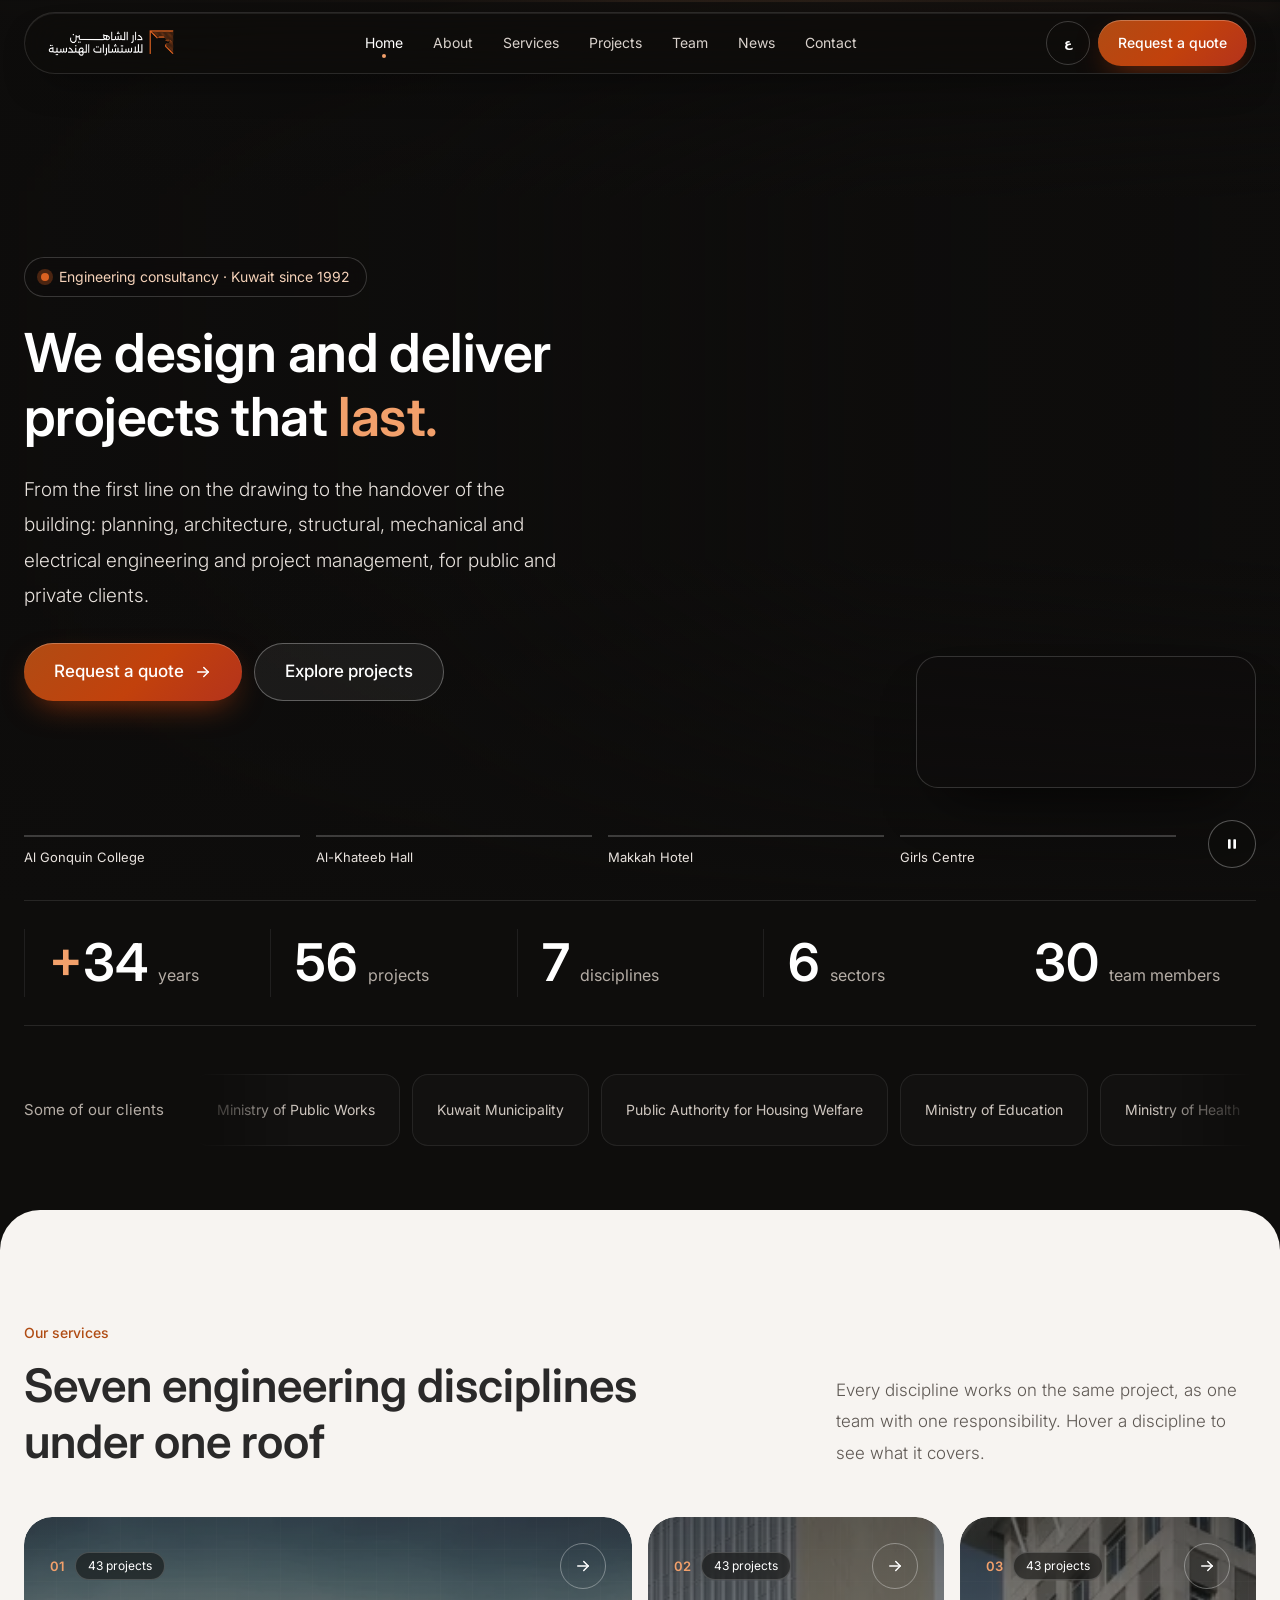
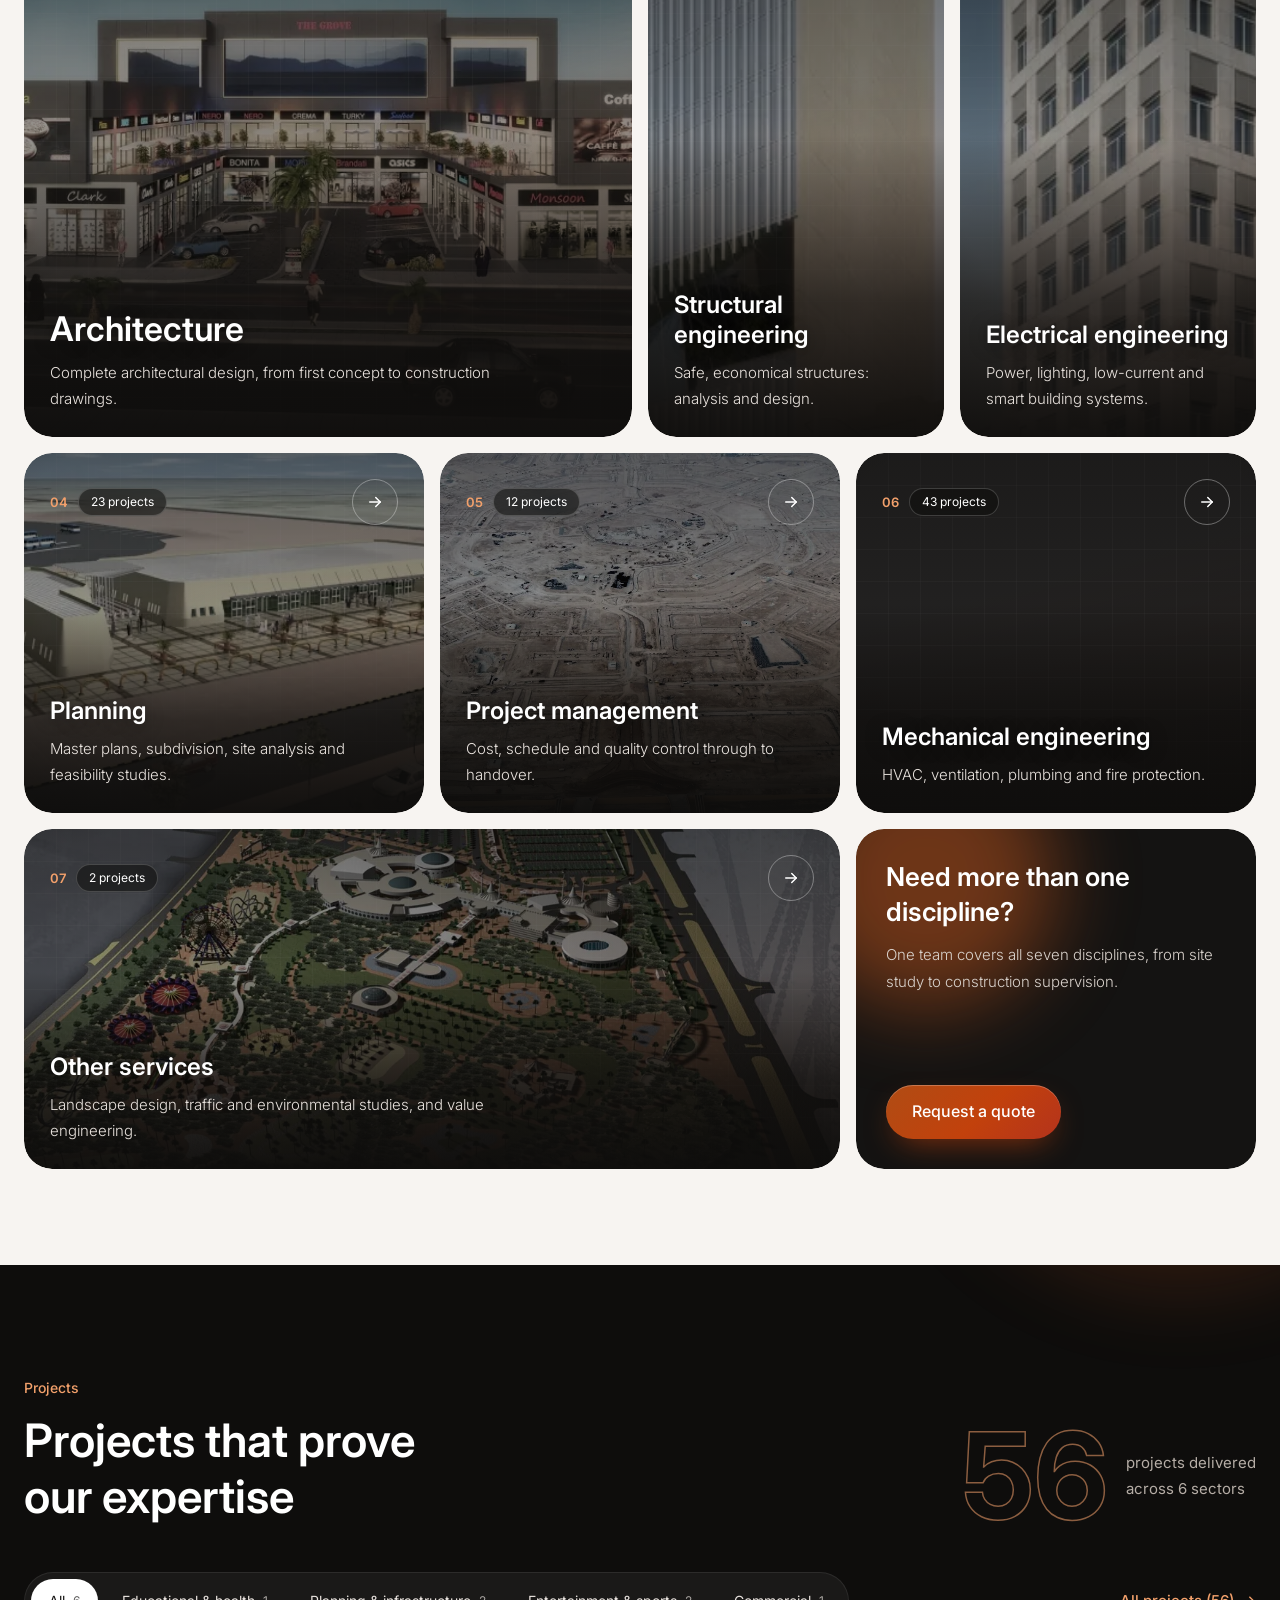
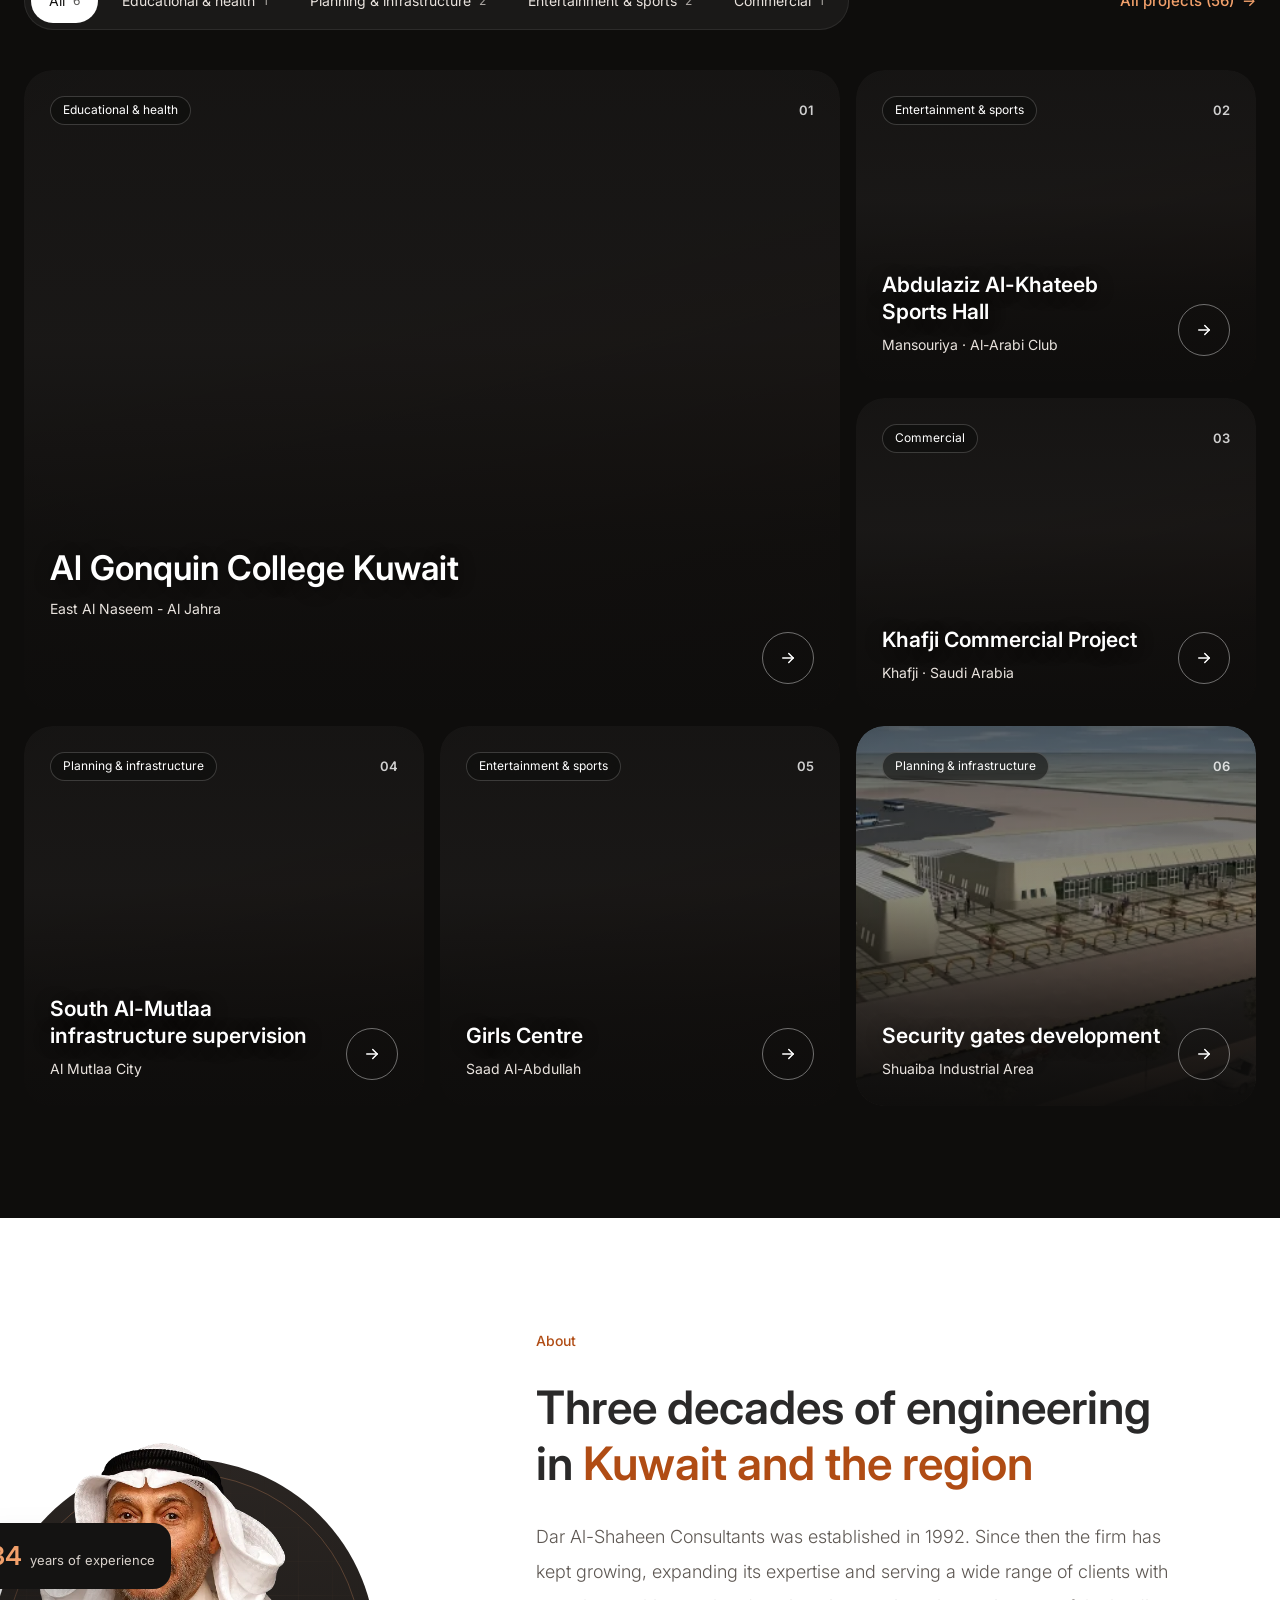
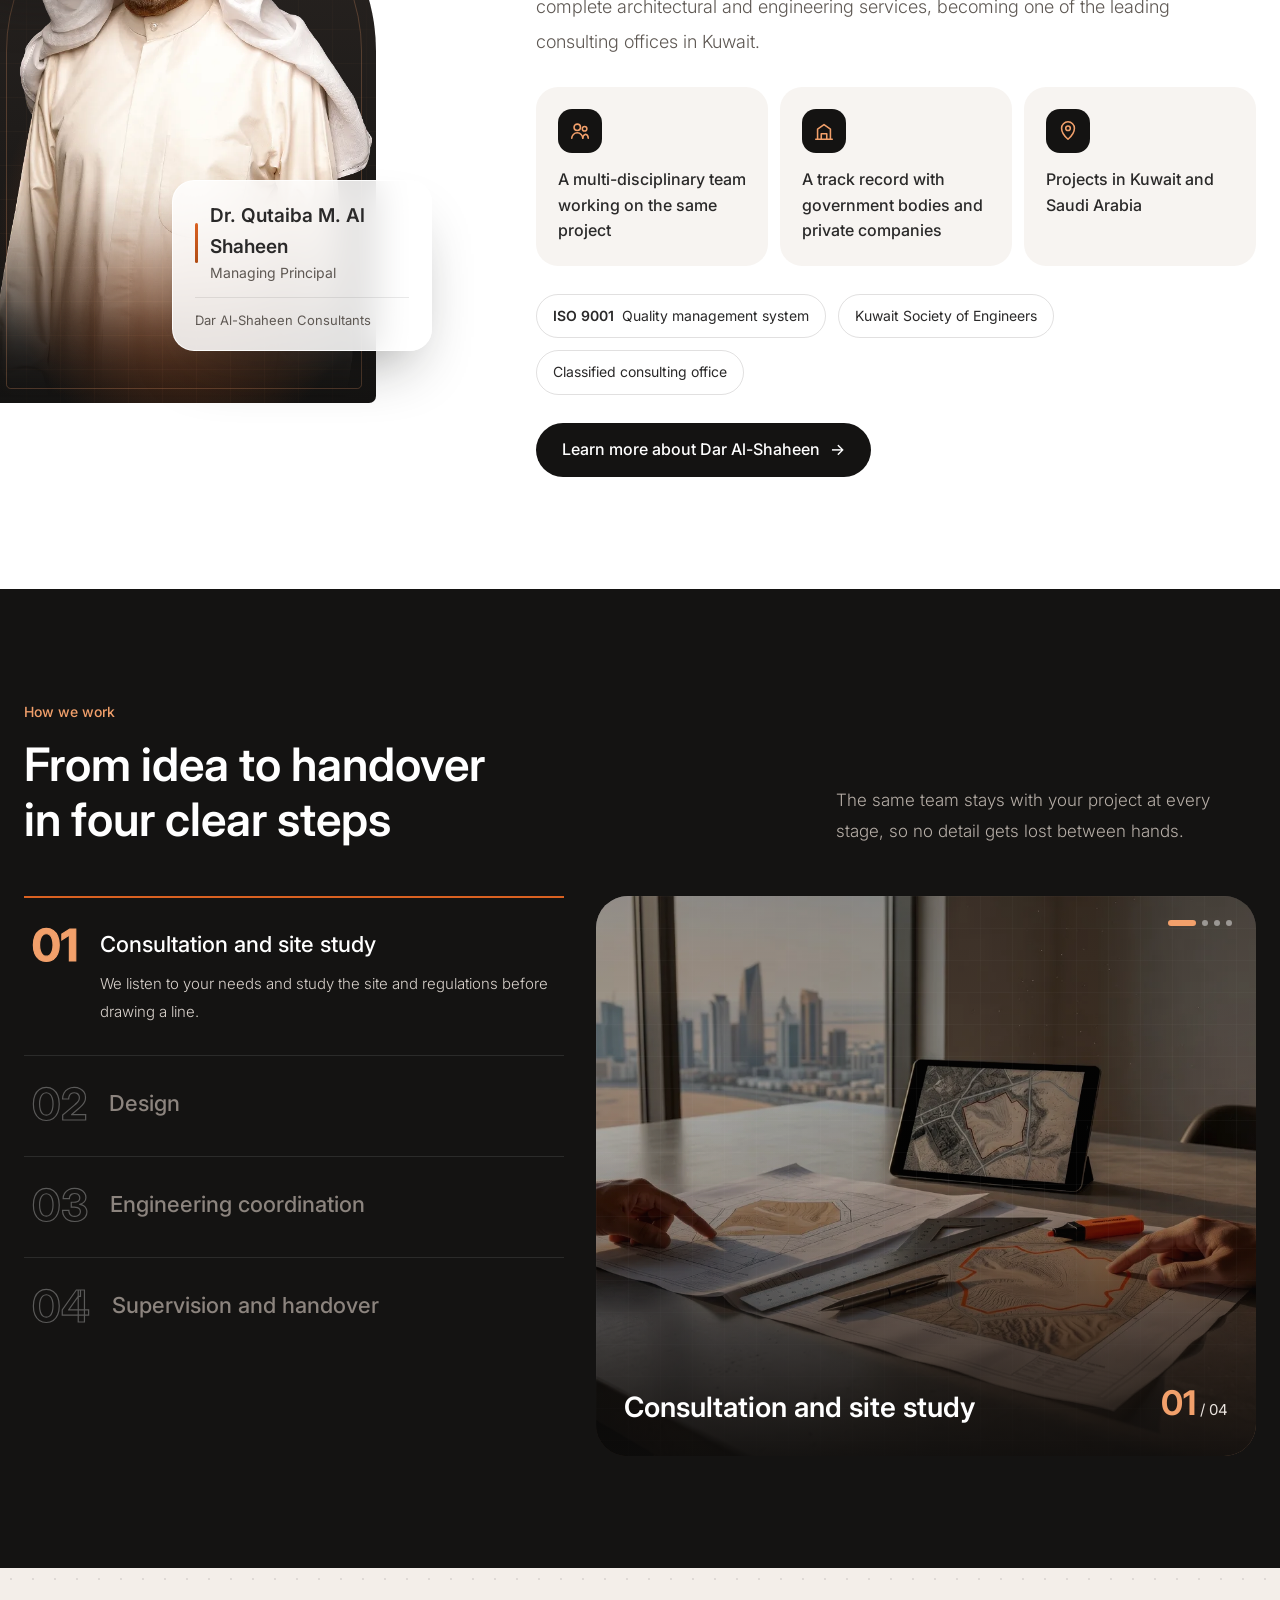
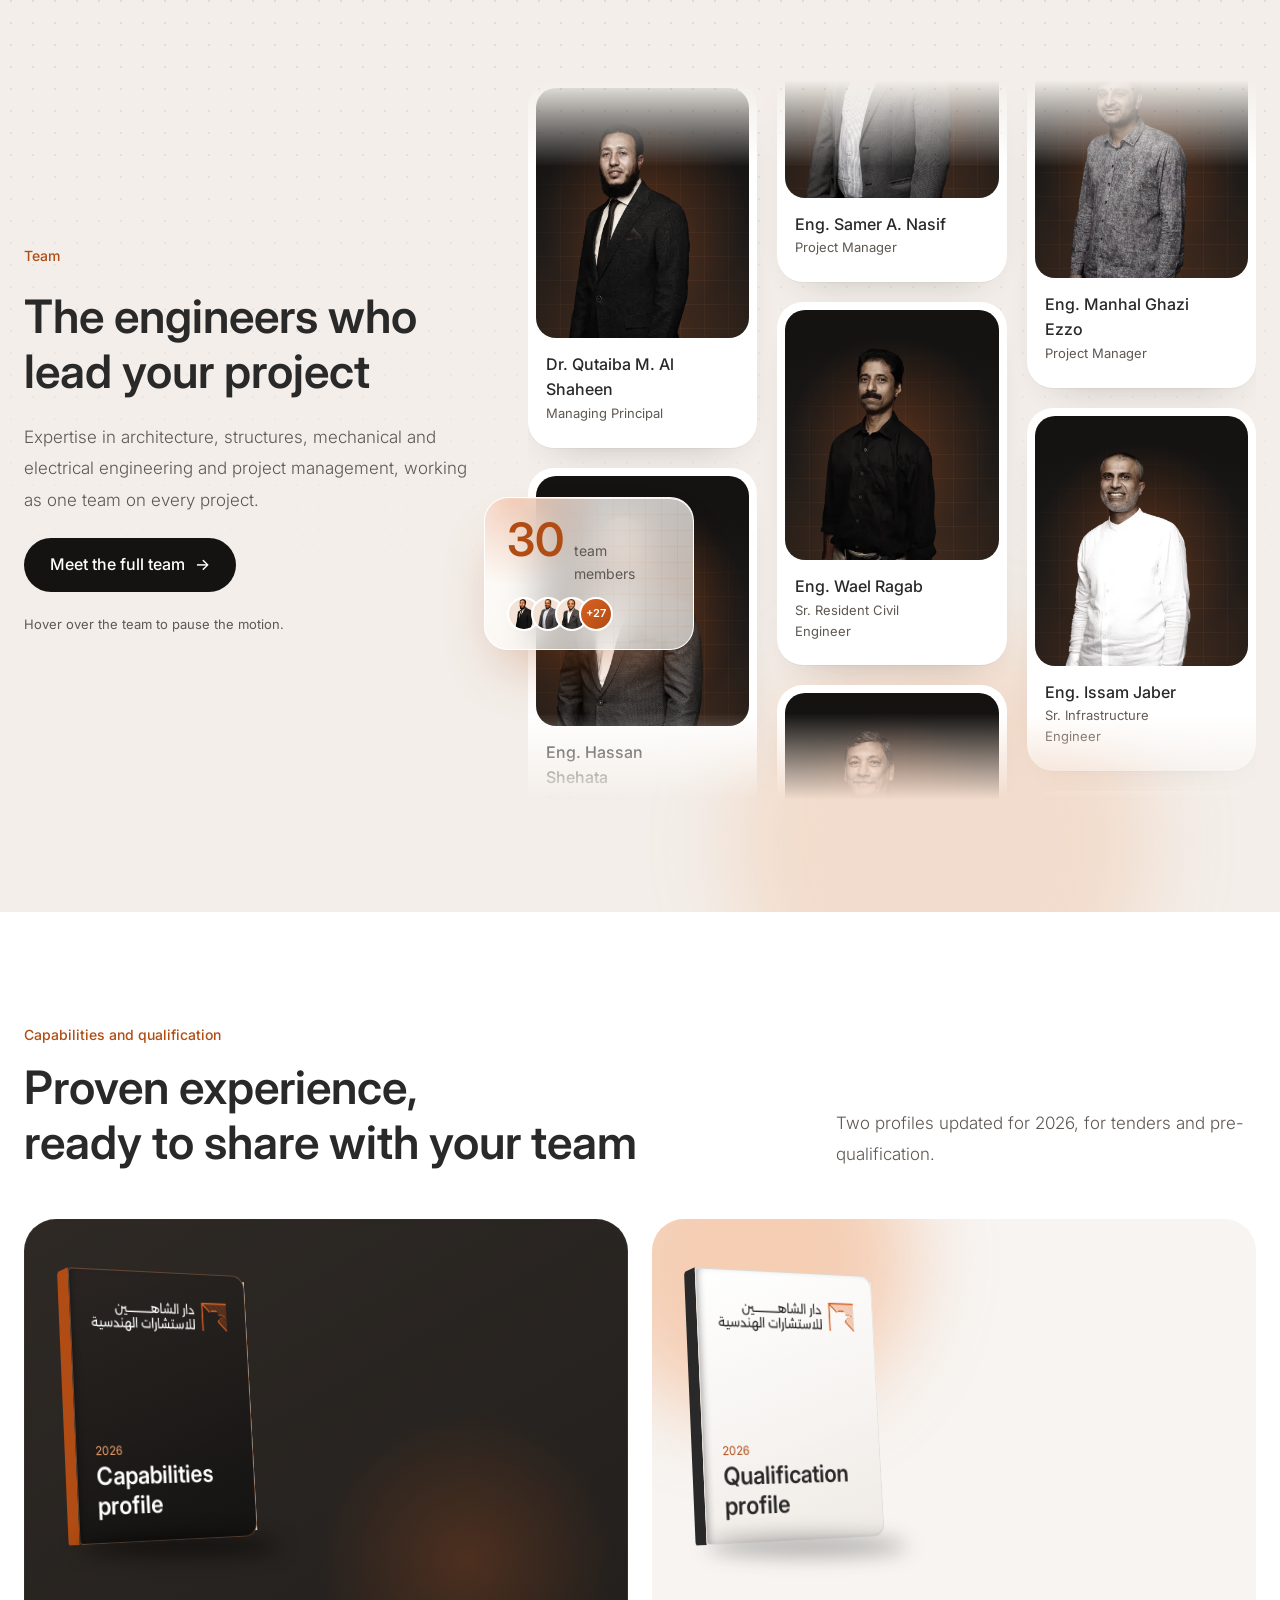
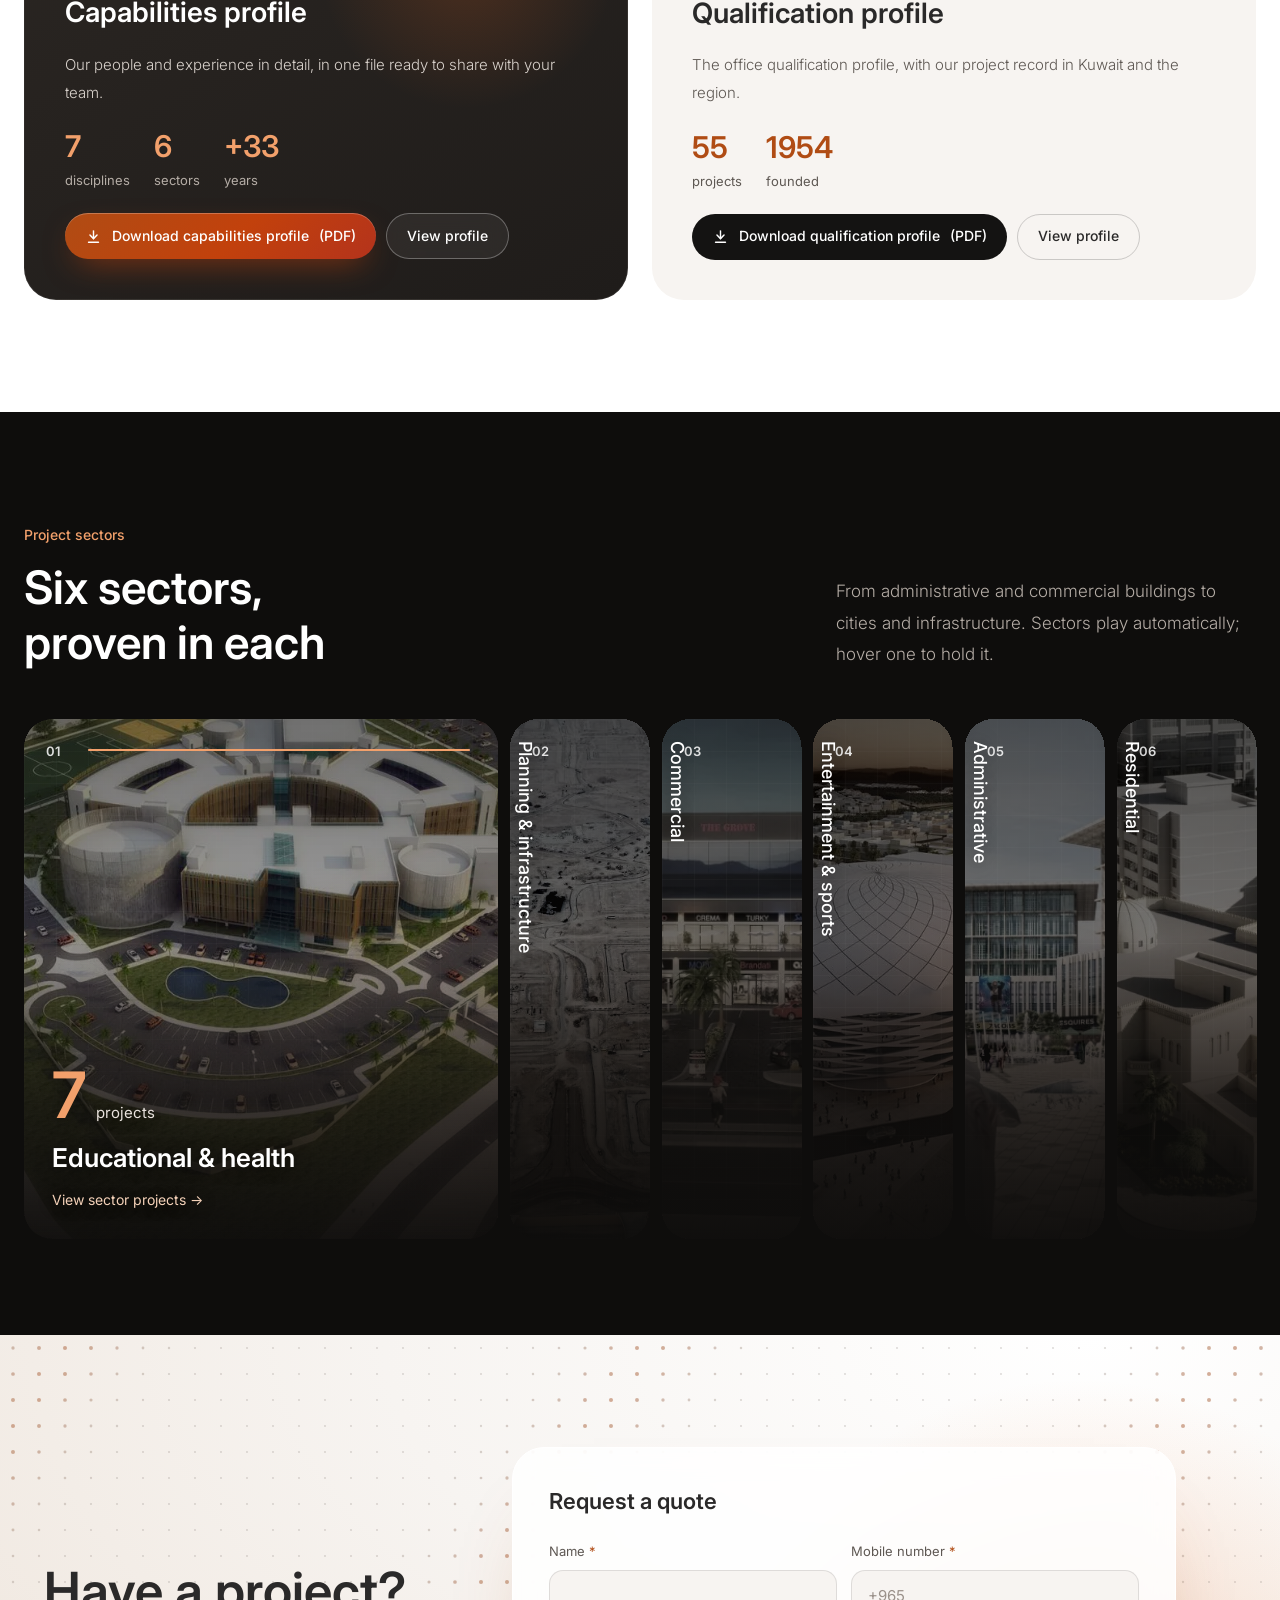
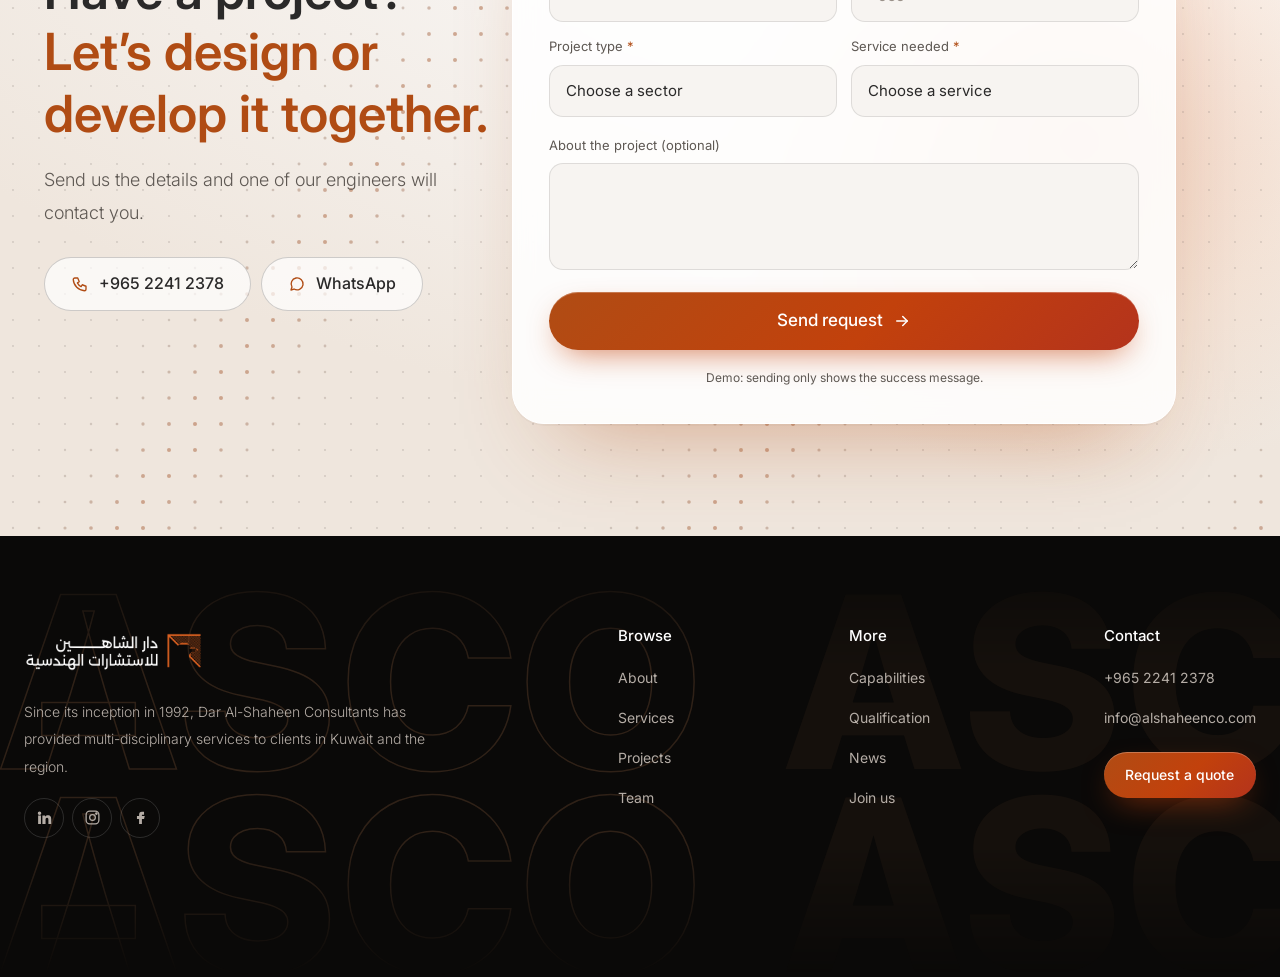
<file: v4/en/index.html>
<!doctype html>
<html lang="en" dir="ltr">
<head>
  <meta charset="utf-8">
  <meta name="viewport" content="width=device-width, initial-scale=1, viewport-fit=cover">
  <!--
    DEMO v4 (homepage redesign "from blueprint to building") — for client review only.
    The block between "SEO block start/end" mirrors the protected Smarty block of production
    (header.tpl + includes/seo.php): canonical and hreflang point to the live site on purpose.
    This demo itself is noindex (meta robots below + robots.txt).
  -->
  <!-- SEO block start -->
  <meta name="description" content="Engineering consultants in Kuwait since 1992: planning, architecture, structural, mechanical and electrical engineering and project management for public and private clients.">
  <title>Dar Al-Shaheen Consultants | Engineering in Kuwait since 1992</title>
  <link rel="canonical" href="https://alshaheenco.com/en/">
  <link rel="alternate" hreflang="ar" href="https://alshaheenco.com/ar/">
  <link rel="alternate" hreflang="en" href="https://alshaheenco.com/en/">
  <link rel="alternate" hreflang="x-default" href="https://alshaheenco.com/ar/">
  <meta property="og:site_name" content="Al-Shaheen Consultants">
  <meta property="og:title" content="Dar Al-Shaheen Consultants | Engineering in Kuwait since 1992">
  <meta property="og:description" content="Engineering consultants in Kuwait since 1992: planning, architecture, structural, mechanical and electrical engineering and project management for public and private clients.">
  <meta property="og:url" content="https://alshaheenco.com/en/">
  <meta property="og:type" content="website">
  <meta property="og:locale" content="en_US">
  <meta property="og:locale:alternate" content="ar_AR">
  <meta property="og:image" content="https://alshaheenco.com/resize.php?file=project_231_1684842470.jpg&amp;width=1200&amp;height=630&amp;quality=82">
  <meta property="og:image:width" content="1200"><meta property="og:image:height" content="630">
  <meta property="og:image:alt" content="Fintas Marina Project">
  <meta name="twitter:card" content="summary_large_image">
  <meta name="twitter:title" content="Dar Al-Shaheen Consultants | Engineering in Kuwait since 1992">
  <meta name="twitter:description" content="Engineering consultants in Kuwait since 1992: planning, architecture, structural, mechanical and electrical engineering and project management for public and private clients.">
  <meta name="twitter:image" content="https://alshaheenco.com/resize.php?file=project_231_1684842470.jpg&amp;width=1200&amp;height=630&amp;quality=82">
  <meta name="twitter:image:alt" content="Fintas Marina Project">
  <script type="application/ld+json">{"@context":"https://schema.org","@graph":[{"@type":"Organization","@id":"https://alshaheenco.com/#organization","name":"Al-Shaheen Consultants","alternateName":"Dar Al-Shaheen Consultants","url":"https://alshaheenco.com/en/","logo":"https://alshaheenco.com/templates/default/images/logo.png","foundingDate":"1992","contactPoint":{"@type":"ContactPoint","contactType":"customer service","availableLanguage":["Arabic","English"],"telephone":"+96522412378","email":"info@alshaheenco.com"},"sameAs":["https://www.facebook.com/AlShaheenCo","https://www.instagram.com/alshaheen_consult/","https://www.linkedin.com/company/al-shaheen-consultants-asco/"]},{"@type":"WebSite","@id":"https://alshaheenco.com/#website","url":"https://alshaheenco.com/en/","name":"Al-Shaheen Consultants","inLanguage":"en","publisher":{"@id":"https://alshaheenco.com/#organization"}}]}</script>
  <!-- SEO block end -->
  <meta name="robots" content="noindex, nofollow">
  <meta name="theme-color" content="#0E0D0C">
  <meta name="format-detection" content="telephone=no">
  <link rel="preconnect" href="https://fonts.googleapis.com">
  <link rel="preconnect" href="https://fonts.gstatic.com" crossorigin>
  <link rel="stylesheet" href="https://fonts.googleapis.com/css2?family=Alexandria:wght@300;400;500;600;700&amp;family=Inter:wght@400;500;600;700;800&amp;display=swap">
  <link rel="preload" as="image" href="../../images/36d944377cd7.webp" imagesrcset="../../images/d55b2d3cca76.webp 720w, ../../images/79c0d71a6c95.webp 1200w, ../../images/36d944377cd7.webp 1500w" imagesizes="100vw" fetchpriority="high">
  <script>document.documentElement.classList.add('js')</script>
  <link rel="stylesheet" href="../assets/home-v4.css">
  <script src="../assets/home-v4.js" defer></script>
</head>
<body>
<a class="skip" href="#main">Skip to main content</a>

<!-- ================= STICKY TOP BAR ================= -->
<header class="topbar">
  <div class="bar">
    <span class="scrollbar" aria-hidden="true"><i></i></span>
    <a class="bar__logo" href="./" aria-label="Dar Al-Shaheen Consultants, home">
      <img src="../../images/300eaf83ab4d.webp" width="1920" height="600" alt="Dar Al-Shaheen Consultants">
    </a>
    <nav class="bar__nav" aria-label="Main menu">
      <a class="navlink" href="./" aria-current="page"><span class="t" data-t="Home">Home</span></a>
      <a class="navlink" href="#about"><span class="t" data-t="About">About</span></a>
      <a class="navlink" href="#services"><span class="t" data-t="Services">Services</span></a>
      <a class="navlink" href="#projects"><span class="t" data-t="Projects">Projects</span></a>
      <a class="navlink" href="#team"><span class="t" data-t="Team">Team</span></a>
      <a class="navlink" href="#news"><span class="t" data-t="News">News</span></a>
      <a class="navlink" href="#contact"><span class="t" data-t="Contact">Contact</span></a>
    </nav>
    <div class="bar__actions">
      <a class="langbtn" href="../" hreflang="ar" lang="ar" aria-label="النسخة العربية">ع</a>
      <a class="btn btn-ember btn--sm ctatop" href="#contact">Request a quote</a>
      <button class="menubtn" type="button" aria-controls="menu" aria-expanded="false" aria-label="Open menu">
        <svg aria-hidden="true" width="18" height="18" viewBox="0 0 24 24" fill="none" stroke="currentColor" stroke-width="2" stroke-linecap="round"><path d="M4 7h16M4 12h16M10 17h10"/></svg>
      </button>
    </div>
  </div>
</header>

<div class="drawer" id="menu" hidden>
  <div class="drawer__scrim" data-close-menu></div>
  <div class="drawer__panel" role="dialog" aria-modal="true" aria-label="Menu">
    <div class="drawer__top">
      <img src="../../images/300eaf83ab4d.webp" width="1920" height="600" alt="" style="height:34px;width:auto">
      <button class="menubtn" style="display:inline-grid" type="button" data-close-menu aria-label="Close menu">
        <svg aria-hidden="true" width="18" height="18" viewBox="0 0 24 24" fill="none" stroke="currentColor" stroke-width="2" stroke-linecap="round"><path d="M6 6l12 12M18 6L6 18"/></svg>
      </button>
    </div>
    <a class="dl" href="./" aria-current="page">Home</a>
    <a class="dl" href="#about">About</a>
    <a class="dl" href="#services">Services</a>
    <a class="dl" href="#projects">Projects</a>
    <a class="dl" href="#team">Team</a>
    <a class="dl" href="#news">News</a>
    <a class="dl" href="#contact">Contact</a>
    <div class="drawer__foot">
      <a class="btn btn-ember" href="#contact">Request a quote</a>
      <a class="btn btn-glass" href="../" hreflang="ar" lang="ar">العربية</a>
    </div>
  </div>
</div>

<main id="main">

<!-- ================= 1. HERO ================= -->
<section class="hero" aria-labelledby="hero-title">
  <div class="hero__media" aria-hidden="true">
    <div class="slide d0"><img src="../../images/36d944377cd7.webp" srcset="../../images/d55b2d3cca76.webp 720w, ../../images/79c0d71a6c95.webp 1200w, ../../images/36d944377cd7.webp 1500w" sizes="100vw" width="1500" height="1061" alt="" fetchpriority="high"><div class="bpgrid"></div></div>
    <div class="slide d1"><img src="../../images/2e47e9e2b8a4.webp" srcset="../../images/f84b779659b3.webp 720w, ../../images/59f52d4f92d5.webp 1200w, ../../images/2e47e9e2b8a4.webp 1500w" sizes="100vw" width="1500" height="967" alt="" loading="lazy" decoding="async"><div class="bpgrid"></div></div>
    <div class="slide d2"><img src="../../images/287af2a9f2e4.webp" srcset="../../images/dfed7add32fb.webp 480w, ../../images/e10c256fd13f.webp 800w, ../../images/287af2a9f2e4.webp 1120w" sizes="100vw" width="1120" height="700" alt="" loading="lazy" decoding="async"><div class="bpgrid"></div></div>
    <div class="slide d3"><img src="../../images/566ccf7e549f.webp" srcset="../../images/2226898852d8.webp 720w, ../../images/94e2bf458c4f.webp 1200w, ../../images/566ccf7e549f.webp 1500w" sizes="100vw" width="1500" height="1056" alt="" loading="lazy" decoding="async"><div class="bpgrid"></div></div>
    <div class="scan"></div>
    <div class="hero__shade-side"></div>
    <div class="hero__shade-v"></div>
  </div>

  <div class="container hero__body">
    <div class="hero__text">
      <p class="chip-dark"><span class="dot" aria-hidden="true"></span>Engineering consultancy · Kuwait since 1992</p>
      <h1 id="hero-title">We design and deliver<br>projects that <span>last.</span></h1>
      <p class="hero__lead">From the first line on the drawing to the handover of the building: planning, architecture, structural, mechanical and electrical engineering and project management, for public and private clients.</p>
      <div class="hero__ctas">
        <a class="btn btn-ember btn--lg" href="#contact">Request a quote
          <svg class="fwd" aria-hidden="true" width="18" height="18" viewBox="0 0 24 24" fill="none" stroke="currentColor" stroke-width="2" stroke-linecap="round" stroke-linejoin="round"><path d="M19 12H5"/><path d="M11 6l-6 6 6 6"/></svg>
        </a>
        <a class="btn btn-glass btn--lg" href="#projects">Explore projects</a>
      </div>
    </div>
    <div class="hero__aside">
      <div class="capbox" aria-live="off">
        <div class="cap d0"><span class="cap__k">01 · Educational &amp; health projects</span><span class="cap__t">Al Gonquin College Kuwait</span><span class="cap__m">East Al Naseem · 49,000 m² · 2025</span></div>
        <div class="cap d1" aria-hidden="true"><span class="cap__k">02 · Entertainment &amp; sports projects</span><span class="cap__t">Abdulaziz Al-Khateeb Sports Hall</span><span class="cap__m">Mansouriya · Al-Arabi Sports Club</span></div>
        <div class="cap d2" aria-hidden="true"><span class="cap__k">03 · Mechanical engineering</span><span class="cap__t">Makkah Hotel</span><span class="cap__m">A mechanical engineering project</span></div>
        <div class="cap d3" aria-hidden="true"><span class="cap__k">04 · Entertainment &amp; sports projects</span><span class="cap__t">Girls Centre</span><span class="cap__m">Saad Al-Abdullah</span></div>
      </div>
    </div>
  </div>

  <div class="container hero__foot">
    <ol class="progs" aria-label="Featured projects">
      <li><span class="track"><span class="prog d0"></span></span>Al Gonquin College</li>
      <li><span class="track"><span class="prog d1"></span></span>Al-Khateeb Hall</li>
      <li><span class="track"><span class="prog d2"></span></span>Makkah Hotel</li>
      <li><span class="track"><span class="prog d3"></span></span>Girls Centre</li>
    </ol>
    <button class="iconbtn" type="button" data-motion-toggle aria-pressed="false" aria-label="Pause motion">
      <svg class="i-pause" aria-hidden="true" width="16" height="16" viewBox="0 0 24 24" fill="currentColor"><rect x="6" y="5" width="4" height="14" rx="1"/><rect x="14" y="5" width="4" height="14" rx="1"/></svg>
      <svg class="i-play" aria-hidden="true" width="16" height="16" viewBox="0 0 24 24" fill="currentColor"><path d="M8 5l11 7-11 7z"/></svg>
    </button>
  </div>
</section>

<!-- ================= 2. STATS + CLIENTS ================= -->
<section class="trust" aria-labelledby="clients-title">
  <div class="container">
    <ul class="stats" aria-label="Dar Al-Shaheen in numbers">
      <li><span class="n"><b>+</b>34</span><span class="l">years</span></li>
      <li><span class="n">56</span><span class="l">projects</span></li>
      <li><span class="n">7</span><span class="l">disciplines</span></li>
      <li><span class="n">6</span><span class="l">sectors</span></li>
      <li><span class="n">30</span><span class="l">team members</span></li>
    </ul>
    <div class="clients">
      <h2 id="clients-title">Some of our clients</h2>
      <div class="marq-wrap">
        <ul class="marq">
          <li>Ministry of Public Works</li><li>Kuwait Municipality</li><li>Public Authority for Housing Welfare</li><li>Ministry of Education</li><li>Ministry of Health</li><li>Public Authority for Sports</li>
          <li aria-hidden="true">Ministry of Public Works</li><li aria-hidden="true">Kuwait Municipality</li><li aria-hidden="true">Public Authority for Housing Welfare</li><li aria-hidden="true">Ministry of Education</li><li aria-hidden="true">Ministry of Health</li><li aria-hidden="true">Public Authority for Sports</li>
        </ul>
      </div>
    </div>
  </div>
</section>

<!-- ================= 3. SERVICES ================= -->
<section class="section services" id="services" aria-labelledby="services-title">
  <div class="container">
    <header class="head">
      <div class="head__main">
        <p class="eyebrow">Our services</p>
        <h2 class="h2" id="services-title">Seven engineering disciplines<br>under one roof</h2>
      </div>
      <p class="lead">Every discipline works on the same project, as one team with one responsibility. Hover a discipline to see what it covers.</p>
    </header>
    <div class="bento">
      <a class="svc c6" href="#architecture">
        <img src="../../images/0a9ee62337e9.webp" srcset="../../images/953a731ff05c.webp 480w, ../../images/0a9ee62337e9.webp 800w, ../../images/eb16cf212ed9.webp 1120w" sizes="(max-width: 960px) 100vw, 50vw" width="1120" height="700" alt="" loading="lazy" decoding="async">
        <span class="tint"></span><span class="grain"></span><span class="shade"></span>
        <div class="card-body">
          <div class="svc__top"><span><span class="svc__num en">01</span><span class="pill-glass">43 projects</span></span><span class="circle" aria-hidden="true"><svg class="fwd" width="18" height="18" viewBox="0 0 24 24" fill="none" stroke="currentColor" stroke-width="2" stroke-linecap="round" stroke-linejoin="round"><path d="M19 12H5"/><path d="M11 6l-6 6 6 6"/></svg></span></div>
          <div><h3>Architecture</h3><p>Complete architectural design, from first concept to construction drawings.</p>
            <div class="more"><div><ul class="chips"><li>Architectural design</li><li>Interior design</li><li>Building function development</li><li>Building rehabilitation</li><li>Cost estimating</li></ul><p class="src">Photo: Khafji Commercial Project</p></div></div></div>
        </div>
      </a>
      <a class="svc c3" href="#structural">
        <img src="../../images/0146ad87ea74.webp" srcset="../../images/02bc19cc7766.webp 480w, ../../images/0146ad87ea74.webp 800w, ../../images/dd8303cdc88b.webp 1120w" sizes="(max-width: 960px) 50vw, 25vw" width="1120" height="700" alt="" loading="lazy" decoding="async">
        <span class="tint"></span><span class="grain"></span><span class="shade"></span>
        <div class="card-body">
          <div class="svc__top"><span><span class="svc__num en">02</span><span class="pill-glass">43 projects</span></span><span class="circle" aria-hidden="true"><svg class="fwd" width="18" height="18" viewBox="0 0 24 24" fill="none" stroke="currentColor" stroke-width="2" stroke-linecap="round" stroke-linejoin="round"><path d="M19 12H5"/><path d="M11 6l-6 6 6 6"/></svg></span></div>
          <div><h3>Structural engineering</h3><p>Safe, economical structures: analysis and design.</p>
            <div class="more"><div><ul class="chips"><li>Structural analysis</li><li>Structural design</li><li>Retaining walls</li><li>Bridges</li></ul><p class="src">Photo: Salhiya Tower</p></div></div></div>
        </div>
      </a>
      <a class="svc c3" href="#electrical">
        <img src="../../images/5fb3b48ed50f.webp" srcset="../../images/f3c57007a328.webp 480w, ../../images/5fb3b48ed50f.webp 800w, ../../images/93130a2128b9.webp 1120w" sizes="(max-width: 960px) 50vw, 25vw" width="1120" height="700" alt="" loading="lazy" decoding="async">
        <span class="tint"></span><span class="grain"></span><span class="shade"></span>
        <div class="card-body">
          <div class="svc__top"><span><span class="svc__num en">03</span><span class="pill-glass">43 projects</span></span><span class="circle" aria-hidden="true"><svg class="fwd" width="18" height="18" viewBox="0 0 24 24" fill="none" stroke="currentColor" stroke-width="2" stroke-linecap="round" stroke-linejoin="round"><path d="M19 12H5"/><path d="M11 6l-6 6 6 6"/></svg></span></div>
          <div><h3>Electrical engineering</h3><p>Power, lighting, low-current and smart building systems.</p>
            <div class="more"><div><ul class="chips"><li>Utilities assessment</li><li>Energy calculation</li><li>Cost analysis</li></ul><p class="src">Photo: Yasmeen Tower</p></div></div></div>
        </div>
      </a>
      <a class="svc c4" href="#planning">
        <img src="../../images/0da1df4e9aef.webp" srcset="../../images/d181e17a38a6.webp 480w, ../../images/6eaf51b46007.webp 800w, ../../images/0da1df4e9aef.webp 1120w" sizes="(max-width: 960px) 50vw, 33vw" width="1120" height="700" alt="" loading="lazy" decoding="async">
        <span class="tint"></span><span class="grain"></span><span class="shade"></span>
        <div class="card-body">
          <div class="svc__top"><span><span class="svc__num en">04</span><span class="pill-glass">23 projects</span></span><span class="circle" aria-hidden="true"><svg class="fwd" width="18" height="18" viewBox="0 0 24 24" fill="none" stroke="currentColor" stroke-width="2" stroke-linecap="round" stroke-linejoin="round"><path d="M19 12H5"/><path d="M11 6l-6 6 6 6"/></svg></span></div>
          <div><h3>Planning</h3><p>Master plans, subdivision, site analysis and feasibility studies.</p>
            <div class="more"><div><ul class="chips"><li>Structural planning</li><li>Subdivision projects</li><li>Site analysis</li><li>Feasibility studies</li></ul><p class="src">Photo: Pedestrian and vehicle security gates development</p></div></div></div>
        </div>
      </a>
      <a class="svc c4" href="#project-management">
        <img src="../../images/69d40f5d1f97.webp" srcset="../../images/19ab439e3e7c.webp 1200w, ../../images/69d40f5d1f97.webp 1920w" sizes="(max-width: 960px) 50vw, 33vw" width="1920" height="1080" alt="" loading="lazy" decoding="async">
        <span class="tint"></span><span class="grain"></span><span class="shade"></span>
        <div class="card-body">
          <div class="svc__top"><span><span class="svc__num en">05</span><span class="pill-glass">12 projects</span></span><span class="circle" aria-hidden="true"><svg class="fwd" width="18" height="18" viewBox="0 0 24 24" fill="none" stroke="currentColor" stroke-width="2" stroke-linecap="round" stroke-linejoin="round"><path d="M19 12H5"/><path d="M11 6l-6 6 6 6"/></svg></span></div>
          <div><h3>Project management</h3><p>Cost, schedule and quality control through to handover.</p>
            <div class="more"><div><ul class="chips"><li>Cost estimating</li><li>Claims analysis</li><li>Project scheduling</li><li>Property assessment</li></ul><p class="src">Photo: South Al-Mutlaa infrastructure</p></div></div></div>
        </div>
      </a>
      <a class="svc c4" href="#mechanical">
        <img src="../../images/287af2a9f2e4.webp" srcset="../../images/dfed7add32fb.webp 480w, ../../images/e10c256fd13f.webp 800w, ../../images/287af2a9f2e4.webp 1120w" sizes="(max-width: 960px) 50vw, 33vw" width="1120" height="700" alt="" loading="lazy" decoding="async">
        <span class="tint"></span><span class="grain"></span><span class="shade"></span>
        <div class="card-body">
          <div class="svc__top"><span><span class="svc__num en">06</span><span class="pill-glass">43 projects</span></span><span class="circle" aria-hidden="true"><svg class="fwd" width="18" height="18" viewBox="0 0 24 24" fill="none" stroke="currentColor" stroke-width="2" stroke-linecap="round" stroke-linejoin="round"><path d="M19 12H5"/><path d="M11 6l-6 6 6 6"/></svg></span></div>
          <div><h3>Mechanical engineering</h3><p>HVAC, ventilation, plumbing and fire protection.</p>
            <div class="more"><div><ul class="chips"><li>Central air conditioning</li><li>Commercial kitchens</li><li>Digital control systems</li></ul><p class="src">Photo: Makkah Hotel</p></div></div></div>
        </div>
      </a>
      <a class="svc c8" href="#other-services">
        <img src="../../images/0fef83f0914c.webp" srcset="../../images/93ffef9aee23.webp 480w, ../../images/0fef83f0914c.webp 800w, ../../images/322b930a44f8.webp 1119w" sizes="(max-width: 960px) 100vw, 66vw" width="1119" height="700" alt="" loading="lazy" decoding="async">
        <span class="tint"></span><span class="grain"></span><span class="shade"></span>
        <div class="card-body">
          <div class="svc__top"><span><span class="svc__num en">07</span><span class="pill-glass">2 projects</span></span><span class="circle" aria-hidden="true"><svg class="fwd" width="18" height="18" viewBox="0 0 24 24" fill="none" stroke="currentColor" stroke-width="2" stroke-linecap="round" stroke-linejoin="round"><path d="M19 12H5"/><path d="M11 6l-6 6 6 6"/></svg></span></div>
          <div><h3>Other services</h3><p>Landscape design, traffic and environmental studies, and value engineering.</p>
            <div class="more"><div><ul class="chips"><li>Landscape design</li><li>Traffic and road studies</li><li>Environmental studies</li><li>Value engineering</li></ul><p class="src">Photo: Salmiya Park design project</p></div></div></div>
        </div>
      </a>
      <div class="svc-cta">
        <div class="orb" aria-hidden="true" style="width:260px;height:260px;background:rgba(218,97,33,.45);top:-80px;left:-60px"></div>
        <div><p class="t">Need more than one discipline?</p><p class="s">One team covers all seven disciplines, from site study to construction supervision.</p></div>
        <a class="btn btn-ember" href="#contact">Request a quote</a>
      </div>
    </div>
  </div>
</section>

<!-- ================= 4. PROJECTS ================= -->
<section class="section projects" id="projects" aria-labelledby="projects-title">
  <div class="orb" aria-hidden="true" data-par="0.18" style="width:520px;height:520px;background:rgba(218,97,33,.16);top:80px;right:-160px"></div>
  <div class="container" style="position:relative">
    <header class="head">
      <div class="head__main">
        <p class="eyebrow on-dark">Projects</p>
        <h2 class="h2" id="projects-title" style="color:#FFFFFF">Projects that prove<br>our expertise</h2>
      </div>
      <p class="bignum"><b aria-hidden="true">56</b><span>projects delivered<br>across 6 sectors</span></p>
    </header>
    <div class="filterbar">
      <div class="seg" role="group" aria-label="Filter projects by sector" data-filter-group>
        <button type="button" aria-pressed="true" data-filter="all">All <span class="en">6</span></button>
        <button type="button" aria-pressed="false" data-filter="edu">Educational &amp; health <span class="en">1</span></button>
        <button type="button" aria-pressed="false" data-filter="infra">Planning &amp; infrastructure <span class="en">2</span></button>
        <button type="button" aria-pressed="false" data-filter="sport">Entertainment &amp; sports <span class="en">2</span></button>
        <button type="button" aria-pressed="false" data-filter="com">Commercial <span class="en">1</span></button>
      </div>
      <a class="alllink" href="#all-projects">All projects (56) <span aria-hidden="true">→</span></a>
    </div>
    <p class="sr-only" id="filter-status" aria-live="polite"></p>
    <div class="gal">
      <article class="pj g-feat" data-sector="edu">
        <img src="../../images/36d944377cd7.webp" srcset="../../images/d55b2d3cca76.webp 720w, ../../images/79c0d71a6c95.webp 1200w, ../../images/36d944377cd7.webp 1500w" sizes="(max-width: 960px) 100vw, 66vw" width="1500" height="1061" alt="" loading="lazy" decoding="async">
        <span class="tint"></span><span class="shade"></span>
        <div class="card-body">
          <div class="pj__top"><span class="pill-glass">Educational &amp; health</span><span class="pj__idx en">01</span></div>
          <div class="pj__bottom">
            <div><h3><a href="#project-algonquin">Al Gonquin College Kuwait</a></h3><p class="pj__loc">East Al Naseem - Al Jahra</p>
              <ul class="pj__meta"><li><b>49,000 m²</b>Area</li><li><b>2025</b>Year</li><li><b>East Al Naseem</b>Location</li></ul></div>
            <span class="go" aria-hidden="true"><svg class="fwd" width="18" height="18" viewBox="0 0 24 24" fill="none" stroke="currentColor" stroke-width="2" stroke-linecap="round" stroke-linejoin="round"><path d="M19 12H5"/><path d="M11 6l-6 6 6 6"/></svg></span>
          </div>
        </div>
      </article>
      <article class="pj g-side" data-sector="sport">
        <img src="../../images/59f52d4f92d5.webp" srcset="../../images/f84b779659b3.webp 720w, ../../images/59f52d4f92d5.webp 1200w" sizes="(max-width: 960px) 50vw, 33vw" width="1200" height="675" alt="" loading="lazy" decoding="async">
        <span class="tint"></span><span class="shade"></span>
        <div class="card-body">
          <div class="pj__top"><span class="pill-glass">Entertainment &amp; sports</span><span class="pj__idx en">02</span></div>
          <div class="pj__bottom"><div><h3><a href="#project-khateeb">Abdulaziz Al-Khateeb Sports Hall</a></h3><p class="pj__loc">Mansouriya · Al-Arabi Club</p></div>
            <span class="go" aria-hidden="true"><svg class="fwd" width="18" height="18" viewBox="0 0 24 24" fill="none" stroke="currentColor" stroke-width="2" stroke-linecap="round" stroke-linejoin="round"><path d="M19 12H5"/><path d="M11 6l-6 6 6 6"/></svg></span></div>
        </div>
      </article>
      <article class="pj g-side" data-sector="com">
        <img src="../../images/0a9ee62337e9.webp" srcset="../../images/953a731ff05c.webp 480w, ../../images/0a9ee62337e9.webp 800w, ../../images/eb16cf212ed9.webp 1120w" sizes="(max-width: 960px) 50vw, 33vw" width="1120" height="700" alt="" loading="lazy" decoding="async">
        <span class="tint"></span><span class="shade"></span>
        <div class="card-body">
          <div class="pj__top"><span class="pill-glass">Commercial</span><span class="pj__idx en">03</span></div>
          <div class="pj__bottom"><div><h3><a href="#project-khafji">Khafji Commercial Project</a></h3><p class="pj__loc">Khafji · Saudi Arabia</p></div>
            <span class="go" aria-hidden="true"><svg class="fwd" width="18" height="18" viewBox="0 0 24 24" fill="none" stroke="currentColor" stroke-width="2" stroke-linecap="round" stroke-linejoin="round"><path d="M19 12H5"/><path d="M11 6l-6 6 6 6"/></svg></span></div>
        </div>
      </article>
      <article class="pj g-third" data-sector="infra">
        <img src="../../images/19ab439e3e7c.webp" srcset="../../images/53f9a4d8d8bc.webp 720w, ../../images/19ab439e3e7c.webp 1200w" sizes="(max-width: 960px) 50vw, 33vw" width="1200" height="675" alt="" loading="lazy" decoding="async">
        <span class="tint"></span><span class="shade"></span>
        <div class="card-body">
          <div class="pj__top"><span class="pill-glass">Planning &amp; infrastructure</span><span class="pj__idx en">04</span></div>
          <div class="pj__bottom"><div><h3><a href="#project-mutlaa">South Al-Mutlaa infrastructure supervision</a></h3><p class="pj__loc">Al Mutlaa City</p></div>
            <span class="go" aria-hidden="true"><svg class="fwd" width="18" height="18" viewBox="0 0 24 24" fill="none" stroke="currentColor" stroke-width="2" stroke-linecap="round" stroke-linejoin="round"><path d="M19 12H5"/><path d="M11 6l-6 6 6 6"/></svg></span></div>
        </div>
      </article>
      <article class="pj g-third" data-sector="sport">
        <img src="../../images/94e2bf458c4f.webp" srcset="../../images/2226898852d8.webp 720w, ../../images/94e2bf458c4f.webp 1200w" sizes="(max-width: 960px) 50vw, 33vw" width="1199" height="675" alt="" loading="lazy" decoding="async">
        <span class="tint"></span><span class="shade"></span>
        <div class="card-body">
          <div class="pj__top"><span class="pill-glass">Entertainment &amp; sports</span><span class="pj__idx en">05</span></div>
          <div class="pj__bottom"><div><h3><a href="#project-girls-center">Girls Centre</a></h3><p class="pj__loc">Saad Al-Abdullah</p></div>
            <span class="go" aria-hidden="true"><svg class="fwd" width="18" height="18" viewBox="0 0 24 24" fill="none" stroke="currentColor" stroke-width="2" stroke-linecap="round" stroke-linejoin="round"><path d="M19 12H5"/><path d="M11 6l-6 6 6 6"/></svg></span></div>
        </div>
      </article>
      <article class="pj g-third" data-sector="infra">
        <img src="../../images/6eaf51b46007.webp" srcset="../../images/d181e17a38a6.webp 480w, ../../images/6eaf51b46007.webp 800w, ../../images/0da1df4e9aef.webp 1120w" sizes="(max-width: 960px) 50vw, 33vw" width="1120" height="700" alt="" loading="lazy" decoding="async">
        <span class="tint"></span><span class="shade"></span>
        <div class="card-body">
          <div class="pj__top"><span class="pill-glass">Planning &amp; infrastructure</span><span class="pj__idx en">06</span></div>
          <div class="pj__bottom"><div><h3><a href="#project-gates">Security gates development</a></h3><p class="pj__loc">Shuaiba Industrial Area</p></div>
            <span class="go" aria-hidden="true"><svg class="fwd" width="18" height="18" viewBox="0 0 24 24" fill="none" stroke="currentColor" stroke-width="2" stroke-linecap="round" stroke-linejoin="round"><path d="M19 12H5"/><path d="M11 6l-6 6 6 6"/></svg></span></div>
        </div>
      </article>
    </div>
  </div>
</section>

<!-- ================= 5. ABOUT ================= -->
<section class="section about" id="about" aria-labelledby="about-title">
  <p class="about__deco" aria-hidden="true" data-par="0.12">1992</p>
  <div class="container about__grid">
    <figure class="founder">
      <div class="founder__arch" aria-hidden="true"><i class="g1"></i><i class="g2"></i><i class="g3"></i></div>
      <img class="founder__img" src="../../images/50a7288d73a5.webp" width="652" height="972" alt="Dr. Qutaiba M. Al Shaheen, Managing Principal" loading="lazy" decoding="async">
      <figcaption class="founder__card floaty">
        <span class="row"><span class="bar-acc" aria-hidden="true"></span><span><span class="nm">Dr. Qutaiba M. Al Shaheen</span><span class="rl">Managing Principal</span></span></span>
        <span class="co">Dar Al-Shaheen Consultants</span>
      </figcaption>
      <p class="founder__chip floaty2"><b>+34</b><span>years of experience</span></p>
    </figure>
    <div class="about__text">
      <p class="eyebrow">About</p>
      <h2 class="h2" id="about-title">Three decades of engineering<br>in <span>Kuwait and the region</span></h2>
      <p class="about__p">Dar Al-Shaheen Consultants was established in 1992. Since then the firm has kept growing, expanding its expertise and serving a wide range of clients with complete architectural and engineering services, becoming one of the leading consulting offices in Kuwait.</p>
      <ul class="values">
        <li><span class="ic" aria-hidden="true"><svg width="22" height="22" viewBox="0 0 24 24" fill="none" stroke="#F2A06B" stroke-width="1.7" stroke-linecap="round" stroke-linejoin="round"><circle cx="9" cy="8" r="3.5"/><circle cx="17" cy="9.5" r="2.5"/><path d="M3 20c0-3.3 2.7-6 6-6s6 2.7 6 6"/><path d="M15 20c0-2.4 1.1-4 3-4.5 1.6.3 3 1.9 3 4.5"/></svg></span>A multi-disciplinary team working on the same project</li>
        <li><span class="ic" aria-hidden="true"><svg width="22" height="22" viewBox="0 0 24 24" fill="none" stroke="#F2A06B" stroke-width="1.7" stroke-linecap="round" stroke-linejoin="round"><path d="M3 21h18"/><path d="M5 21V10l7-5 7 5v11"/><path d="M9 21v-6h6v6"/></svg></span>A track record with government bodies and private companies</li>
        <li><span class="ic" aria-hidden="true"><svg width="22" height="22" viewBox="0 0 24 24" fill="none" stroke="#F2A06B" stroke-width="1.7" stroke-linecap="round" stroke-linejoin="round"><path d="M12 21s7-6 7-12a7 7 0 0 0-14 0c0 6 7 12 7 12z"/><circle cx="12" cy="9" r="2.5"/></svg></span>Projects in Kuwait and Saudi Arabia</li>
      </ul>
      <ul class="badges" aria-label="Licences and classifications">
        <li><span class="en" style="font-weight:600">ISO 9001</span> Quality management system</li>
        <li>Kuwait Society of Engineers</li>
        <li>Classified consulting office</li>
      </ul>
      <a class="btn btn-dark" href="#about-page" style="align-self:flex-start">Learn more about Dar Al-Shaheen <span aria-hidden="true">→</span></a>
    </div>
  </div>
</section>

<!-- ================= 6. HOW WE WORK ================= -->
<section class="section how" id="how" aria-labelledby="how-title">
  <div class="container">
    <header class="head">
      <div class="head__main">
        <p class="eyebrow on-dark">How we work</p>
        <h2 class="h2" id="how-title" style="color:#FFFFFF">From idea to handover<br>in four clear steps</h2>
      </div>
      <p class="lead" style="color:#B5ADA6">The same team stays with your project at every stage, so no detail gets lost between hands.</p>
    </header>
    <div class="how__grid">
      <ol class="steps">
        <li><button class="step" type="button" aria-pressed="true" data-img="../../images/c0488154a622.webp" data-alt="An engineer discussing project requirements with the client on site"><span class="step__bar"></span><span class="step__num" aria-hidden="true">01</span><span class="step__txt"><span class="step__title">Consultation and site study</span><span class="step__desc">We listen to your needs and study the site and regulations before drawing a line.</span></span></button></li>
        <li><button class="step" type="button" aria-pressed="false" data-img="../../images/b9af0ad823f5.webp" data-alt="An architect working on design drawings and a building model"><span class="step__bar"></span><span class="step__num" aria-hidden="true">02</span><span class="step__txt"><span class="step__title">Design</span><span class="step__desc">Complete architectural design, from first concept to construction drawings.</span></span></button></li>
        <li><button class="step" type="button" aria-pressed="false" data-img="../../images/d015d6d34e12.webp" data-alt="An engineering team reviewing structural and mechanical drawings together"><span class="step__bar"></span><span class="step__num" aria-hidden="true">03</span><span class="step__txt"><span class="step__title">Engineering coordination</span><span class="step__desc">Structure, mechanical and electrical in one coordinated, checked design.</span></span></button></li>
        <li><button class="step" type="button" aria-pressed="false" data-img="../../images/74f0ff399f0c.webp" data-alt="A supervising engineer following construction on site"><span class="step__bar"></span><span class="step__num" aria-hidden="true">04</span><span class="step__txt"><span class="step__title">Supervision and handover</span><span class="step__desc">Site supervision with close control of quality, cost and schedule until handover.</span></span></button></li>
      </ol>
      <figure class="stage">
        <img class="stage__img" src="../../images/c0488154a622.webp" width="1248" height="832" alt="An engineer discussing project requirements with the client on site" loading="lazy" decoding="async">
        <span class="tint"></span><span class="grain"></span><span class="stage__shade"></span>
        <div class="stage__dots" aria-hidden="true"><span class="on"></span><span></span><span></span><span></span></div>
        <figcaption><span class="stage__t">Consultation and site study</span><span class="stage__n" aria-hidden="true"><b>01</b> / 04</span></figcaption>
      </figure>
    </div>
  </div>
</section>

<!-- ================= 7. TEAM ================= -->
<section class="section team" id="team" aria-labelledby="team-title">
  <div class="orb" aria-hidden="true" data-par="0.2" style="width:560px;height:560px;background:rgba(218,97,33,.18);top:-160px;left:-160px"></div>
  <div class="orb" aria-hidden="true" style="width:420px;height:420px;background:rgba(242,160,107,.22);bottom:-140px;right:10%"></div>
  <div class="team__dots" aria-hidden="true"></div>
  <div class="container team__grid">
    <div class="team__text">
      <p class="eyebrow">Team</p>
      <h2 class="h2" id="team-title">The engineers who lead your project</h2>
      <p class="lead">Expertise in architecture, structures, mechanical and electrical engineering and project management, working as one team on every project.</p>
      <a class="btn btn-dark" href="#team-page">Meet the full team <span aria-hidden="true">→</span></a>
      <p class="team__hint">Hover over the team to pause the motion.</p>
    </div>
    <div class="team__stage">
      <div class="teambadge floaty">
        <p class="row"><b>30</b><span>team<br>members</span></p>
        <span class="avs" aria-hidden="true"><img src="../../images/88060d55fceb.webp" alt="" width="34" height="34"><img src="../../images/2bff4c0bd0af.webp" alt="" width="34" height="34"><img src="../../images/17d67a7e487b.webp" alt="" width="34" height="34"><span>+27</span></span>
      </div>
      <div class="vwrap">
        <ul class="vcol vup" aria-label="Team">
          <li class="tm"><div class="tm__plat"><div class="tm__glow"></div><img class="tm__ph" src="../../images/88060d55fceb.webp" width="364" height="364" alt="Dr. Qutaiba M. Al Shaheen, Managing Principal" loading="lazy"></div><div class="tm__info"><span><span class="tm__nm">Dr. Qutaiba M. Al Shaheen</span><span class="tm__rl">Managing Principal</span><span class="tm__ln"></span></span><span class="tm__ar" aria-hidden="true"><svg class="fwd" width="14" height="14" viewBox="0 0 24 24" fill="none" stroke="#FFFFFF" stroke-width="2" stroke-linecap="round" stroke-linejoin="round"><path d="M19 12H5"/><path d="M11 6l-6 6 6 6"/></svg></span></div></li>
          <li class="tm"><div class="tm__plat"><div class="tm__glow"></div><img class="tm__ph" src="../../images/17d67a7e487b.webp" width="364" height="364" alt="Eng. Hassan Shehata, Sr. Architect" loading="lazy"></div><div class="tm__info"><span><span class="tm__nm">Eng. Hassan Shehata</span><span class="tm__rl">Sr. Architect</span><span class="tm__ln"></span></span><span class="tm__ar" aria-hidden="true"><svg class="fwd" width="14" height="14" viewBox="0 0 24 24" fill="none" stroke="#FFFFFF" stroke-width="2" stroke-linecap="round" stroke-linejoin="round"><path d="M19 12H5"/><path d="M11 6l-6 6 6 6"/></svg></span></div></li>
          <li class="tm"><div class="tm__plat"><div class="tm__glow"></div><img class="tm__ph" src="../../images/fd8ca76929f5.webp" width="364" height="364" alt="Eng. Hossam Abu Zaid, Sr. Civil Engineer" loading="lazy"></div><div class="tm__info"><span><span class="tm__nm">Eng. Hossam Abu Zaid</span><span class="tm__rl">Sr. Civil Engineer</span><span class="tm__ln"></span></span><span class="tm__ar" aria-hidden="true"><svg class="fwd" width="14" height="14" viewBox="0 0 24 24" fill="none" stroke="#FFFFFF" stroke-width="2" stroke-linecap="round" stroke-linejoin="round"><path d="M19 12H5"/><path d="M11 6l-6 6 6 6"/></svg></span></div></li>
          <li class="tm" aria-hidden="true"><div class="tm__plat"><div class="tm__glow"></div><img class="tm__ph" src="../../images/88060d55fceb.webp" width="364" height="364" alt="" loading="lazy"></div><div class="tm__info"><span><span class="tm__nm">Dr. Qutaiba M. Al Shaheen</span><span class="tm__rl">Managing Principal</span><span class="tm__ln"></span></span></div></li>
          <li class="tm" aria-hidden="true"><div class="tm__plat"><div class="tm__glow"></div><img class="tm__ph" src="../../images/17d67a7e487b.webp" width="364" height="364" alt="" loading="lazy"></div><div class="tm__info"><span><span class="tm__nm">Eng. Hassan Shehata</span><span class="tm__rl">Sr. Architect</span><span class="tm__ln"></span></span></div></li>
          <li class="tm" aria-hidden="true"><div class="tm__plat"><div class="tm__glow"></div><img class="tm__ph" src="../../images/fd8ca76929f5.webp" width="364" height="364" alt="" loading="lazy"></div><div class="tm__info"><span><span class="tm__nm">Eng. Hossam Abu Zaid</span><span class="tm__rl">Sr. Civil Engineer</span><span class="tm__ln"></span></span></div></li>
        </ul>
        <ul class="vcol vc2 vdown" aria-label="Team, continued">
          <li class="tm"><div class="tm__plat"><div class="tm__glow"></div><img class="tm__ph" src="../../images/2bff4c0bd0af.webp" width="364" height="364" alt="Eng. Samer A. Nasif, Project Manager" loading="lazy"></div><div class="tm__info"><span><span class="tm__nm">Eng. Samer A. Nasif</span><span class="tm__rl">Project Manager</span><span class="tm__ln"></span></span><span class="tm__ar" aria-hidden="true"><svg class="fwd" width="14" height="14" viewBox="0 0 24 24" fill="none" stroke="#FFFFFF" stroke-width="2" stroke-linecap="round" stroke-linejoin="round"><path d="M19 12H5"/><path d="M11 6l-6 6 6 6"/></svg></span></div></li>
          <li class="tm"><div class="tm__plat"><div class="tm__glow"></div><img class="tm__ph" src="../../images/89a0770e8c07.webp" width="364" height="364" alt="Eng. Wael Ragab, Sr. Resident Civil Engineer" loading="lazy"></div><div class="tm__info"><span><span class="tm__nm">Eng. Wael Ragab</span><span class="tm__rl">Sr. Resident Civil Engineer</span><span class="tm__ln"></span></span><span class="tm__ar" aria-hidden="true"><svg class="fwd" width="14" height="14" viewBox="0 0 24 24" fill="none" stroke="#FFFFFF" stroke-width="2" stroke-linecap="round" stroke-linejoin="round"><path d="M19 12H5"/><path d="M11 6l-6 6 6 6"/></svg></span></div></li>
          <li class="tm"><div class="tm__plat"><div class="tm__glow"></div><img class="tm__ph" src="../../images/d9bd997260ff.webp" width="364" height="364" alt="Eng. Fazal Ur Rahman, Sr. Electrical Engineer" loading="lazy"></div><div class="tm__info"><span><span class="tm__nm">Eng. Fazal Ur Rahman</span><span class="tm__rl">Sr. Electrical Engineer</span><span class="tm__ln"></span></span><span class="tm__ar" aria-hidden="true"><svg class="fwd" width="14" height="14" viewBox="0 0 24 24" fill="none" stroke="#FFFFFF" stroke-width="2" stroke-linecap="round" stroke-linejoin="round"><path d="M19 12H5"/><path d="M11 6l-6 6 6 6"/></svg></span></div></li>
          <li class="tm" aria-hidden="true"><div class="tm__plat"><div class="tm__glow"></div><img class="tm__ph" src="../../images/2bff4c0bd0af.webp" width="364" height="364" alt="" loading="lazy"></div><div class="tm__info"><span><span class="tm__nm">Eng. Samer A. Nasif</span><span class="tm__rl">Project Manager</span><span class="tm__ln"></span></span></div></li>
          <li class="tm" aria-hidden="true"><div class="tm__plat"><div class="tm__glow"></div><img class="tm__ph" src="../../images/89a0770e8c07.webp" width="364" height="364" alt="" loading="lazy"></div><div class="tm__info"><span><span class="tm__nm">Eng. Wael Ragab</span><span class="tm__rl">Sr. Resident Civil Engineer</span><span class="tm__ln"></span></span></div></li>
          <li class="tm" aria-hidden="true"><div class="tm__plat"><div class="tm__glow"></div><img class="tm__ph" src="../../images/d9bd997260ff.webp" width="364" height="364" alt="" loading="lazy"></div><div class="tm__info"><span><span class="tm__nm">Eng. Fazal Ur Rahman</span><span class="tm__rl">Sr. Electrical Engineer</span><span class="tm__ln"></span></span></div></li>
        </ul>
        <ul class="vcol vc3 vup2" aria-label="Team, continued">
          <li class="tm"><div class="tm__plat"><div class="tm__glow"></div><img class="tm__ph" src="../../images/89779bc2276a.webp" width="364" height="364" alt="Eng. Manhal Ghazi Ezzo, Project Manager" loading="lazy"></div><div class="tm__info"><span><span class="tm__nm">Eng. Manhal Ghazi Ezzo</span><span class="tm__rl">Project Manager</span><span class="tm__ln"></span></span><span class="tm__ar" aria-hidden="true"><svg class="fwd" width="14" height="14" viewBox="0 0 24 24" fill="none" stroke="#FFFFFF" stroke-width="2" stroke-linecap="round" stroke-linejoin="round"><path d="M19 12H5"/><path d="M11 6l-6 6 6 6"/></svg></span></div></li>
          <li class="tm"><div class="tm__plat"><div class="tm__glow"></div><img class="tm__ph" src="../../images/e0e54e1aa0b2.webp" width="364" height="364" alt="Eng. Issam Jaber, Sr. Infrastructure Engineer" loading="lazy"></div><div class="tm__info"><span><span class="tm__nm">Eng. Issam Jaber</span><span class="tm__rl">Sr. Infrastructure Engineer</span><span class="tm__ln"></span></span><span class="tm__ar" aria-hidden="true"><svg class="fwd" width="14" height="14" viewBox="0 0 24 24" fill="none" stroke="#FFFFFF" stroke-width="2" stroke-linecap="round" stroke-linejoin="round"><path d="M19 12H5"/><path d="M11 6l-6 6 6 6"/></svg></span></div></li>
          <li class="tm" aria-hidden="true"><div class="tm__plat"><div class="tm__glow"></div><img class="tm__ph" src="../../images/88060d55fceb.webp" width="364" height="364" alt="" loading="lazy"></div><div class="tm__info"><span><span class="tm__nm">Dr. Qutaiba M. Al Shaheen</span><span class="tm__rl">Managing Principal</span><span class="tm__ln"></span></span></div></li>
          <li class="tm" aria-hidden="true"><div class="tm__plat"><div class="tm__glow"></div><img class="tm__ph" src="../../images/89779bc2276a.webp" width="364" height="364" alt="" loading="lazy"></div><div class="tm__info"><span><span class="tm__nm">Eng. Manhal Ghazi Ezzo</span><span class="tm__rl">Project Manager</span><span class="tm__ln"></span></span></div></li>
          <li class="tm" aria-hidden="true"><div class="tm__plat"><div class="tm__glow"></div><img class="tm__ph" src="../../images/e0e54e1aa0b2.webp" width="364" height="364" alt="" loading="lazy"></div><div class="tm__info"><span><span class="tm__nm">Eng. Issam Jaber</span><span class="tm__rl">Sr. Infrastructure Engineer</span><span class="tm__ln"></span></span></div></li>
          <li class="tm" aria-hidden="true"><div class="tm__plat"><div class="tm__glow"></div><img class="tm__ph" src="../../images/88060d55fceb.webp" width="364" height="364" alt="" loading="lazy"></div><div class="tm__info"><span><span class="tm__nm">Dr. Qutaiba M. Al Shaheen</span><span class="tm__rl">Managing Principal</span><span class="tm__ln"></span></span></div></li>
        </ul>
      </div>
    </div>
  </div>
</section>

<!-- ================= 8. CAPABILITIES ================= -->
<section class="section caps" aria-labelledby="cap-title">
  <div class="container">
    <header class="head">
      <div class="head__main">
        <p class="eyebrow">Capabilities and qualification</p>
        <h2 class="h2" id="cap-title">Proven experience,<br>ready to share with your team</h2>
      </div>
      <p class="lead">Two profiles updated for 2026, for tenders and pre-qualification.</p>
    </header>
    <div class="caps__grid">
      <article class="capcard capcard--dark">
        <div class="capcard__glow" aria-hidden="true"></div>
        <div class="bookwrap" aria-hidden="true">
          <div class="book">
            <div class="cover" style="background:linear-gradient(160deg,#2A2522,#141312);border:1px solid rgba(242,160,107,.35);color:#FFFFFF"><img src="../../images/300eaf83ab4d.webp" width="1920" height="600" alt=""><span><span class="y" style="color:#F2A06B">2026</span><span class="t">Capabilities<br>profile</span></span></div>
            <div class="spine" style="background:#B04C14"></div><div class="pages"></div>
          </div>
          <div class="bookshadow" style="background:rgba(0,0,0,.55)"></div>
        </div>
        <div class="capcard__txt">
          <h3>Capabilities profile</h3>
          <p>Our people and experience in detail, in one file ready to share with your team.</p>
          <ul class="minis"><li><b>7</b><span>disciplines</span></li><li><b>6</b><span>sectors</span></li><li><b>+34</b><span>years</span></li></ul>
          <div class="btns">
            <a class="btn btn-ember btn--sm" href="#capabilities.pdf"><svg aria-hidden="true" width="17" height="17" viewBox="0 0 24 24" fill="none" stroke="currentColor" stroke-width="2" stroke-linecap="round" stroke-linejoin="round"><path d="M12 4v11"/><path d="M7 10l5 5 5-5"/><path d="M5 20h14"/></svg>Download capabilities profile <span class="en">(PDF)</span></a>
            <a class="btn btn-glass btn--sm" href="#capabilities-view">View profile</a>
          </div>
        </div>
      </article>
      <article class="capcard capcard--light">
        <div class="orb" aria-hidden="true" style="width:320px;height:320px;background:rgba(242,160,107,.45);top:-120px;left:-60px"></div>
        <div class="bookwrap" aria-hidden="true">
          <div class="book">
            <div class="cover" style="background:linear-gradient(160deg,#FFFFFF,#EFEAE5);border:1px solid rgba(42,41,41,.10);color:#2A2929"><img src="../../images/a3e2678ad48c.webp" width="1920" height="600" alt=""><span><span class="y" style="color:#B04C14">2026</span><span class="t">Qualification<br>profile</span></span></div>
            <div class="spine" style="background:#2A2929"></div><div class="pages"></div>
          </div>
          <div class="bookshadow" style="background:rgba(42,41,41,.35)"></div>
        </div>
        <div class="capcard__txt">
          <h3>Qualification profile</h3>
          <p>The office qualification profile, with our project record in Kuwait and the region.</p>
          <ul class="minis"><li><b>56</b><span>projects</span></li><li><b>1992</b><span>founded</span></li></ul>
          <div class="btns">
            <a class="btn btn-dark btn--sm" href="#qualification.pdf"><svg aria-hidden="true" width="17" height="17" viewBox="0 0 24 24" fill="none" stroke="currentColor" stroke-width="2" stroke-linecap="round" stroke-linejoin="round"><path d="M12 4v11"/><path d="M7 10l5 5 5-5"/><path d="M5 20h14"/></svg>Download qualification profile <span class="en">(PDF)</span></a>
            <a class="btn btn-line btn--sm" href="#qualification-view">View profile</a>
          </div>
        </div>
      </article>
    </div>
  </div>
</section>

<!-- ================= 9. SECTORS ================= -->
<section class="section sectors" aria-labelledby="sec-title">
  <div class="container">
    <header class="head">
      <div class="head__main">
        <p class="eyebrow on-dark">Project sectors</p>
        <h2 class="h2" id="sec-title" style="color:#FFFFFF">Six sectors,<br>proven in each</h2>
      </div>
      <p class="lead" style="color:#B5ADA6">From administrative and commercial buildings to cities and infrastructure. Sectors play automatically; hover one to hold it.</p>
    </header>
    <div class="secrow">
      <a class="sec is-open" href="#sector-education" aria-current="true"><img src="../../images/79c0d71a6c95.webp" width="1199" height="675" alt="" loading="lazy" decoding="async"><span class="tint"></span><span class="grain"></span><span class="shade"></span><span class="pbar" aria-hidden="true"><i></i></span><span class="sec__idx" aria-hidden="true">01</span><span class="sec__v" aria-hidden="true">Educational &amp; health</span><span class="sec__body"><span class="c"><b>7</b><span>projects</span></span><span class="nm">Educational &amp; health</span><span class="go">View sector projects →</span></span></a>
      <a class="sec" href="#sector-infrastructure" aria-current="false"><img src="../../images/19ab439e3e7c.webp" width="1200" height="675" alt="" loading="lazy" decoding="async"><span class="tint"></span><span class="grain"></span><span class="shade"></span><span class="pbar" aria-hidden="true"><i></i></span><span class="sec__idx" aria-hidden="true">02</span><span class="sec__v" aria-hidden="true">Planning &amp; infrastructure</span><span class="sec__body"><span class="c"><b>13</b><span>projects</span></span><span class="nm">Planning &amp; infrastructure</span><span class="go">View sector projects →</span></span></a>
      <a class="sec" href="#sector-commercial" aria-current="false"><img src="../../images/0a9ee62337e9.webp" width="800" height="500" alt="" loading="lazy" decoding="async"><span class="tint"></span><span class="grain"></span><span class="shade"></span><span class="pbar" aria-hidden="true"><i></i></span><span class="sec__idx" aria-hidden="true">03</span><span class="sec__v" aria-hidden="true">Commercial</span><span class="sec__body"><span class="c"><b>12</b><span>projects</span></span><span class="nm">Commercial</span><span class="go">View sector projects →</span></span></a>
      <a class="sec" href="#sector-sports" aria-current="false"><img src="../../images/59f52d4f92d5.webp" width="1200" height="675" alt="" loading="lazy" decoding="async"><span class="tint"></span><span class="grain"></span><span class="shade"></span><span class="pbar" aria-hidden="true"><i></i></span><span class="sec__idx" aria-hidden="true">04</span><span class="sec__v" aria-hidden="true">Entertainment &amp; sports</span><span class="sec__body"><span class="c"><b>7</b><span>projects</span></span><span class="nm">Entertainment &amp; sports</span><span class="go">View sector projects →</span></span></a>
      <a class="sec" href="#sector-administrative" aria-current="false"><img src="../../images/c6edcc354257.webp" width="799" height="500" alt="" loading="lazy" decoding="async"><span class="tint"></span><span class="grain"></span><span class="shade"></span><span class="pbar" aria-hidden="true"><i></i></span><span class="sec__idx" aria-hidden="true">05</span><span class="sec__v" aria-hidden="true">Administrative</span><span class="sec__body"><span class="c"><b>12</b><span>projects</span></span><span class="nm">Administrative</span><span class="go">View sector projects →</span></span></a>
      <a class="sec" href="#sector-residential" aria-current="false"><img src="../../images/525273cc1bfe.webp" width="1119" height="700" alt="" loading="lazy" decoding="async"><span class="tint"></span><span class="grain"></span><span class="shade"></span><span class="pbar" aria-hidden="true"><i></i></span><span class="sec__idx" aria-hidden="true">06</span><span class="sec__v" aria-hidden="true">Residential</span><span class="sec__body"><span class="c"><b>4</b><span>projects</span></span><span class="nm">Residential</span><span class="go">View sector projects →</span></span></a>
    </div>
  </div>
</section>

<!-- ================= 10. CTA + FORM ================= -->
<section class="section cta" id="contact" aria-labelledby="cta-title">
  <div class="cta__bg" aria-hidden="true">
    <div class="cta__blob"></div>
    <canvas class="cta__dots"></canvas>
  </div>
  <div class="container cta__grid">
    <div class="cta__text">
      <h2 id="cta-title">Have a project?<br><span>Let’s design or develop it together.</span></h2>
      <p>Send us the details and one of our engineers will contact you.</p>
      <div class="cta__links">
        <a class="btn btn-line" href="tel:+96522412378"><svg aria-hidden="true" width="18" height="18" viewBox="0 0 24 24" fill="none" stroke="#B04C14" stroke-width="1.8" stroke-linecap="round" stroke-linejoin="round"><path d="M5 4h4l2 5-2.5 1.5a11 11 0 0 0 5 5L15 13l5 2v4a2 2 0 0 1-2 2A16 16 0 0 1 3 6a2 2 0 0 1 2-2"/></svg><span class="en" dir="ltr">+965 2241 2378</span></a>
        <a class="btn btn-line" href="https://wa.me/96522412378" target="_blank" rel="noopener"><svg aria-hidden="true" width="18" height="18" viewBox="0 0 24 24" fill="none" stroke="#B04C14" stroke-width="1.8" stroke-linecap="round" stroke-linejoin="round"><path d="M4 20l1.3-4A8 8 0 1 1 8 18.7z"/></svg>WhatsApp<span class="sr-only"> (opens in a new tab)</span></a>
      </div>
    </div>
    <div class="formcard">
      <form class="form" action="#" method="post" novalidate>
        <p class="form__title">Request a quote</p>
        <div class="fgrid">
          <div class="fld"><label for="f-name">Name <span class="req" aria-hidden="true">*</span></label><input id="f-name" name="name" class="field" type="text" autocomplete="name" required></div>
          <div class="fld"><label for="f-phone">Mobile number <span class="req" aria-hidden="true">*</span></label><input id="f-phone" name="phone" class="field en" type="tel" autocomplete="tel" inputmode="tel" required dir="ltr" placeholder="+965" style="text-align:left"></div>
          <div class="fld"><label for="f-type">Project type <span class="req" aria-hidden="true">*</span></label>
            <select id="f-type" name="project_type" class="field" required><option value="">Choose a sector</option><option>Administrative projects</option><option>Commercial projects</option><option>Residential projects</option><option>Educational &amp; health projects</option><option>Entertainment &amp; sports projects</option><option>Planning, design &amp; infrastructure</option></select></div>
          <div class="fld"><label for="f-svc">Service needed <span class="req" aria-hidden="true">*</span></label>
            <select id="f-svc" name="service" class="field" required><option value="">Choose a service</option><option>Full design</option><option>Construction supervision</option><option>Project management</option><option>Developing an existing building</option><option>Other</option></select></div>
        </div>
        <div class="fld"><label for="f-msg">About the project (optional)</label><textarea id="f-msg" name="message" class="field" rows="3"></textarea></div>
        <button class="btn btn-ember btn--lg" type="submit">Send request <svg class="fwd" aria-hidden="true" width="18" height="18" viewBox="0 0 24 24" fill="none" stroke="currentColor" stroke-width="2" stroke-linecap="round" stroke-linejoin="round"><path d="M19 12H5"/><path d="M11 6l-6 6 6 6"/></svg></button>
        <p class="form__note">Demo: sending only shows the success message.</p>
      </form>
      <div class="sent" role="status">
        <span class="ok" aria-hidden="true"><svg width="28" height="28" viewBox="0 0 24 24" fill="none" stroke="#F2A06B" stroke-width="2.2" stroke-linecap="round" stroke-linejoin="round"><path d="M5 12l5 5L20 7"/></svg></span>
        <p class="t">Request received, thank you</p>
        <p class="s">One of our engineers will contact you to discuss your project.</p>
        <button type="button" data-form-reset>Send another request</button>
      </div>
    </div>
  </div>
</section>

</main>

<!-- ================= FOOTER ================= -->
<footer class="footer">
  <div class="asco-wrap" aria-hidden="true">
    <div class="asco r1"><span>ASCO</span><span>ASCO</span><span>ASCO</span><span>ASCO</span><span>ASCO</span><span>ASCO</span><span>ASCO</span><span>ASCO</span></div>
    <div class="asco r2"><span>ASCO</span><span>ASCO</span><span>ASCO</span><span>ASCO</span><span>ASCO</span><span>ASCO</span><span>ASCO</span><span>ASCO</span></div>
  </div>
  <div class="container footer__inner">
    <div class="footer__cols">
      <div class="footer__brand">
        <img src="../../images/300eaf83ab4d.webp" width="1920" height="600" alt="Dar Al-Shaheen Consultants" loading="lazy">
        <p>Since its inception in 1992, Dar Al-Shaheen Consultants has provided multi-disciplinary services to clients in Kuwait and the region.</p>
        <div class="social">
          <a href="https://www.linkedin.com/company/al-shaheen-consultants-asco/" target="_blank" rel="noopener" aria-label="LinkedIn (opens in a new tab)"><svg aria-hidden="true" width="17" height="17" viewBox="0 0 24 24" fill="currentColor"><path d="M4.98 3.5a2.5 2.5 0 1 1 0 5 2.5 2.5 0 0 1 0-5zM3 9h4v12H3zM9 9h3.8v1.7h.1c.5-1 1.8-2 3.8-2 4 0 4.8 2.6 4.8 6V21h-4v-5.5c0-1.3 0-3-1.9-3s-2.1 1.4-2.1 2.9V21H9z"/></svg></a>
          <a href="https://www.instagram.com/alshaheen_consult/" target="_blank" rel="noopener" aria-label="Instagram (opens in a new tab)"><svg aria-hidden="true" width="17" height="17" viewBox="0 0 24 24" fill="none" stroke="currentColor" stroke-width="1.8"><rect x="3" y="3" width="18" height="18" rx="5"/><circle cx="12" cy="12" r="4"/><circle cx="17.5" cy="6.5" r="1" fill="currentColor"/></svg></a>
          <a href="https://www.facebook.com/AlShaheenCo" target="_blank" rel="noopener" aria-label="Facebook (opens in a new tab)"><svg aria-hidden="true" width="17" height="17" viewBox="0 0 24 24" fill="currentColor"><path d="M14 8h3V4h-3c-2.8 0-4 1.7-4 4.3V10H7v4h3v7h4v-7h3l1-4h-4V8.6c0-.4.3-.6.7-.6z"/></svg></a>
        </div>
      </div>
      <nav class="footer__col" aria-labelledby="f1"><h2 id="f1">Browse</h2><a class="flink" href="#about">About</a><a class="flink" href="#services">Services</a><a class="flink" href="#projects">Projects</a><a class="flink" href="#team">Team</a></nav>
      <nav class="footer__col" aria-labelledby="f2"><h2 id="f2">More</h2><a class="flink" href="#capabilities">Capabilities</a><a class="flink" href="#qualification">Qualification</a><a class="flink" href="#news">News</a><a class="flink" href="#careers">Join us</a></nav>
      <div class="footer__col"><h2>Contact</h2><a class="flink en" href="tel:+96522412378" dir="ltr">+965 2241 2378</a><a class="flink en" href="mailto:info@alshaheenco.com">info@alshaheenco.com</a><a class="btn btn-ember btn--sm" href="#contact" style="margin-top:8px">Request a quote</a></div>
    </div>
    <div class="footer__bottom">
      <p>© <span data-year>2026</span> All rights are reserved to Dar Al Shaheen Consultants – Kuwait.</p>
      <a class="flink" href="#main">Back to top ↑</a>
    </div>
  </div>
</footer>

<nav class="mbar" aria-label="Quick contact">
  <a href="tel:+96522412378"><svg aria-hidden="true" width="18" height="18" viewBox="0 0 24 24" fill="none" stroke="#F2A06B" stroke-width="1.8" stroke-linecap="round" stroke-linejoin="round"><path d="M5 4h4l2 5-2.5 1.5a11 11 0 0 0 5 5L15 13l5 2v4a2 2 0 0 1-2 2A16 16 0 0 1 3 6a2 2 0 0 1 2-2"/></svg>Call</a>
  <a class="q" href="#contact">Request a quote</a>
</nav>
</body>
</html>
</file>
<file: v4/assets/home-v4.css>
/* =========================================================================
   Dar Al-Shaheen — homepage v4 demo ("from blueprint to building").
   One stylesheet for AR (rtl) and EN (ltr). Logical properties; [dir] overrides
   only where geometry must mirror. Mobile breakpoints: 1120 / 960 / 640.
   Motion: html.motion-paused (toggle, remembered) and prefers-reduced-motion
   stop every animation.
   ========================================================================= */

:root{
  --ink:#0E0D0C; --ink-2:#141312; --ink-3:#1E1C1B; --ink-soft:#2A2929;
  --paper:#FFFFFF; --sand:#F7F4F1; --sand-2:#F3EEE9;
  --brand:#DA6121; --brand-on-dark:#F2A06B; --peach:#F5B88C; --action:#B04C14;
  --text:#2A2929; --muted:#5E5853; --muted-dark:#B5ADA6; --soft-dark:#D9D2CC;
  --line-dark:rgba(255,255,255,.10); --line:rgba(42,41,41,.12);
  --ember:linear-gradient(135deg,#B04C14,#C2410C 55%,#B4331C);
  --ease:cubic-bezier(.215,.61,.355,1); --ease-io:cubic-bezier(.65,0,.35,1);
  --container:1360px; --gutter:24px; --section-y:112px; --radius:28px;
  --fs-h2:clamp(30px,3.6vw,52px);
}
*{box-sizing:border-box}
html{scroll-behavior:smooth;-webkit-text-size-adjust:100%}
body{margin:0;background:var(--ink);color:var(--text);font-family:Alexandria,system-ui,sans-serif;font-weight:400;line-height:1.6;overflow-x:clip}
html[lang="en"] body{font-family:Inter,system-ui,sans-serif}
.en,:lang(en){font-family:Inter,system-ui,sans-serif}
img{max-width:100%;display:block}
a{color:var(--action)}a:hover{color:#8E3C0F}
h1,h2,h3,p{margin:0}
ul,ol{list-style:none;margin:0;padding:0}
button{font:inherit}
:focus-visible{outline:2px solid var(--brand-on-dark);outline-offset:3px;border-radius:6px}
.sr-only{position:absolute;width:1px;height:1px;padding:0;margin:-1px;overflow:hidden;clip:rect(0,0,0,0);white-space:nowrap;border:0}
.skip{position:absolute;inset-inline-start:16px;top:-80px;z-index:100;padding:12px 18px;border-radius:12px;background:#FFFFFF;color:var(--ink);text-decoration:none;font-weight:500}
.skip:focus{top:16px}
.container{max-width:var(--container);margin:0 auto;padding-inline:var(--gutter)}
.section{padding-block:var(--section-y);position:relative}
.dark{background:var(--ink);color:#FFFFFF}
.eyebrow{color:var(--action);font-size:14px;font-weight:500}
.dark .eyebrow,.eyebrow.on-dark{color:var(--brand-on-dark)}
.h2{font-weight:600;font-size:var(--fs-h2);line-height:1.2;color:var(--text)}
.dark .h2{color:#FFFFFF}
.lead{font-size:17px;font-weight:300;line-height:1.85;color:var(--muted);max-width:420px}
.dark .lead{color:var(--muted-dark)}
.head{display:flex;flex-wrap:wrap;align-items:flex-end;justify-content:space-between;gap:24px;margin-bottom:48px}
.head__main{display:flex;flex-direction:column;gap:14px;max-width:700px}
.orb{position:absolute;border-radius:50%;filter:blur(40px);pointer-events:none}
[dir="ltr"] .fwd{transform:scaleX(-1)}

/* ---------- buttons ---------- */
.btn{display:inline-flex;align-items:center;justify-content:center;gap:10px;height:54px;padding:0 26px;border-radius:999px;font-weight:500;font-size:16px;text-decoration:none;border:0;cursor:pointer;white-space:nowrap}
.btn--lg{height:58px;padding:0 30px;font-size:17px}
.btn--sm{height:46px;padding:0 20px;font-size:14px}
.btn-ember{background:var(--ember);color:#FFFFFF;box-shadow:0 12px 32px -12px rgba(194,65,12,.75),inset 0 1px 0 rgba(255,255,255,.25);transition:transform .3s var(--ease),box-shadow .3s}
.btn-ember:hover{color:#FFFFFF;transform:translateY(-2px);box-shadow:0 18px 40px -12px rgba(194,65,12,.9),inset 0 1px 0 rgba(255,255,255,.25)}
.btn-glass{color:#FFFFFF;border:1px solid rgba(255,255,255,.3);background:rgba(255,255,255,.06);-webkit-backdrop-filter:blur(12px);backdrop-filter:blur(12px);transition:background .3s,border-color .3s}
.btn-glass:hover{color:#FFFFFF;background:rgba(255,255,255,.14);border-color:rgba(255,255,255,.5)}
.btn-dark{background:var(--ink-2);color:#FFFFFF;transition:background .3s}
.btn-dark:hover{background:var(--ink-soft);color:#FFFFFF}
.btn-line{color:var(--text);border:1px solid rgba(42,41,41,.22);transition:border-color .3s,color .3s}
.btn-line:hover{color:var(--action);border-color:var(--action)}

/* ---------- sticky top bar ---------- */
.topbar{position:sticky;top:0;z-index:50;height:84px;padding:12px var(--gutter) 0;pointer-events:none}
.bar{pointer-events:auto;max-width:var(--container);margin:0 auto;height:62px;display:flex;align-items:center;justify-content:space-between;gap:16px;padding-inline:22px 8px;border-radius:999px;background:rgba(14,13,12,.58);border:1px solid rgba(255,255,255,.12);-webkit-backdrop-filter:blur(22px) saturate(160%);backdrop-filter:blur(22px) saturate(160%);box-shadow:inset 0 1px 0 rgba(255,255,255,.08),0 18px 40px -22px rgba(0,0,0,.75);transition:background .4s}
.topbar.is-scrolled .bar{background:rgba(14,13,12,.82)}
.bar__logo{display:flex;align-items:center;min-height:44px;flex:none}
.bar__logo img{height:40px;width:auto}
.bar__nav{display:flex;align-items:center;gap:2px;font-size:14px}
.bar__actions{display:flex;align-items:center;gap:8px;flex:none}
.navlink{position:relative;display:inline-flex;align-items:center;height:40px;line-height:40px;padding:0 14px;border-radius:999px;color:var(--soft-dark);text-decoration:none;overflow:hidden;transition:color .3s,background .35s}
.navlink .t{display:block;position:relative;height:40px;transition:transform .5s var(--ease-io)}
.navlink .t::after{content:attr(data-t);position:absolute;top:100%;inset-inline-start:0;white-space:nowrap;color:var(--brand-on-dark)}
.navlink::after{content:"";position:absolute;bottom:5px;left:50%;width:4px;height:4px;margin-left:-2px;border-radius:50%;background:var(--brand-on-dark);transform:scale(0);transition:transform .45s cubic-bezier(.34,1.56,.64,1)}
.navlink:hover{color:#FFFFFF;background:rgba(255,255,255,.05)}
.navlink:hover .t,.navlink:focus-visible .t{transform:translateY(-100%)}
.navlink[aria-current]{color:#FFFFFF}
.navlink:hover::after,.navlink[aria-current]::after{transform:scale(1)}
.langbtn{display:inline-grid;place-items:center;width:44px;height:44px;border-radius:50%;border:1px solid rgba(255,255,255,.2);color:#FFFFFF;text-decoration:none;font-size:12px;font-weight:600;transition:background .35s,color .35s}
.langbtn:hover{background:#FFFFFF;color:var(--ink-2)}
.menubtn{display:none;place-items:center;width:44px;height:44px;border-radius:50%;border:1px solid rgba(255,255,255,.2);background:transparent;cursor:pointer;color:#FFFFFF}

/* mobile drawer */
.drawer{position:fixed;inset:0;z-index:80;display:none}
.drawer.is-open{display:block}
.drawer__scrim{position:absolute;inset:0;background:rgba(14,13,12,.6);-webkit-backdrop-filter:blur(4px);backdrop-filter:blur(4px)}
.drawer__panel{position:absolute;inset-block:12px;inset-inline-end:12px;width:min(360px,calc(100% - 24px));border-radius:28px;background:var(--ink-2);border:1px solid var(--line-dark);padding:20px;display:flex;flex-direction:column;gap:8px;color:#FFFFFF;overflow:auto;animation:drawerIn .45s var(--ease) both}
@keyframes drawerIn{from{opacity:0;transform:translateY(-12px) scale(.98)}to{opacity:1;transform:none}}
.drawer__top{display:flex;align-items:center;justify-content:space-between;margin-bottom:12px}
.drawer a.dl{display:flex;align-items:center;min-height:52px;padding:0 16px;border-radius:16px;color:#FFFFFF;text-decoration:none;font-size:18px}
.drawer a.dl:hover,.drawer a.dl[aria-current]{background:rgba(255,255,255,.06);color:var(--brand-on-dark)}
.drawer__foot{margin-top:auto;display:flex;flex-direction:column;gap:10px;padding-top:16px}

/* ---------- HERO ---------- */
.hero{position:relative;margin-top:-84px;min-height:900px;background:var(--ink);color:#FFFFFF;overflow:hidden;display:flex;flex-direction:column}
.hero__media{position:absolute;inset:0}
.slide{position:absolute;inset:0;opacity:0;animation:slideCycle 24s var(--ease-io) infinite both;will-change:clip-path,transform,opacity}
.slide img{position:absolute;inset:0;width:100%;height:100%;object-fit:cover;animation:slideDevelop 24s linear infinite both}
.slide .bpgrid{position:absolute;inset:0;background-image:linear-gradient(rgba(242,160,107,.35) 1px,transparent 1px),linear-gradient(90deg,rgba(242,160,107,.35) 1px,transparent 1px);background-size:56px 56px;mix-blend-mode:screen;animation:slideGrid 24s linear infinite both}
.d1,.d1 img,.d1 .bpgrid{animation-delay:6s}
.d2,.d2 img,.d2 .bpgrid{animation-delay:12s}
.d3,.d3 img,.d3 .bpgrid{animation-delay:18s}
@keyframes slideCycle{
 0%{opacity:0;clip-path:polygon(38% 0,62% 0,48% 100%,24% 100%);transform:perspective(1600px) rotateX(7deg) scale(1.22)}
 4%{opacity:1}
 10%{clip-path:polygon(0 0,100% 0,100% 100%,0 100%);transform:perspective(1600px) rotateX(2deg) scale(1.12)}
 25%{opacity:1;clip-path:polygon(0 0,100% 0,100% 100%,0 100%);transform:perspective(1600px) rotateX(0) scale(1.04)}
 31%{opacity:0;transform:perspective(1600px) rotateX(0) scale(1.02)}
 100%{opacity:0;clip-path:polygon(0 0,100% 0,100% 100%,0 100%)}}
@keyframes slideDevelop{0%,6%{filter:grayscale(1) sepia(1) hue-rotate(-22deg) saturate(2.6) brightness(.42) contrast(1.35)}15%,100%{filter:none}}
@keyframes slideGrid{0%,5%{opacity:1}14%,100%{opacity:0}}
.scan{position:absolute;inset-inline:0;height:2px;background:linear-gradient(90deg,transparent,var(--brand-on-dark),transparent);box-shadow:0 0 24px 4px rgba(242,160,107,.5);animation:scan 6s var(--ease-io) infinite;opacity:.8}
@keyframes scan{0%{top:-2%;opacity:0}6%{opacity:.9}22%{top:102%;opacity:0}100%{top:102%;opacity:0}}
.hero__shade-side{position:absolute;inset:0;background:linear-gradient(to left,rgba(14,13,12,.94) 0%,rgba(14,13,12,.72) 34%,rgba(14,13,12,.18) 68%,rgba(14,13,12,.05) 100%)}
[dir="ltr"] .hero__shade-side{background:linear-gradient(to right,rgba(14,13,12,.94) 0%,rgba(14,13,12,.72) 34%,rgba(14,13,12,.18) 68%,rgba(14,13,12,.05) 100%)}
.hero__shade-v{position:absolute;inset:0;background:linear-gradient(to top,rgba(14,13,12,.95) 0%,rgba(14,13,12,0) 38%),linear-gradient(to bottom,rgba(14,13,12,.75) 0%,rgba(14,13,12,0) 22%)}
.hero__body{position:relative;z-index:2;flex:1;width:100%;padding-top:170px;padding-bottom:32px;display:flex;flex-wrap:wrap;align-items:center;gap:40px}
.hero__text{flex:1 1 560px;min-width:0;max-width:680px;display:flex;flex-direction:column;gap:24px}
.chip-dark{align-self:flex-start;display:inline-flex;align-items:center;gap:10px;padding:8px 16px;border-radius:999px;border:1px solid rgba(255,255,255,.18);background:rgba(14,13,12,.45);-webkit-backdrop-filter:blur(10px);backdrop-filter:blur(10px);color:#F5D2B9;font-size:14px}
.chip-dark .dot{width:8px;height:8px;border-radius:50%;background:var(--brand);box-shadow:0 0 0 4px rgba(218,97,33,.3)}
.hero h1{font-weight:600;font-size:clamp(34px,4.2vw,60px);line-height:1.18;letter-spacing:-.01em}
.hero h1 span{color:var(--brand-on-dark)}
.hero__lead{font-size:19px;font-weight:300;line-height:1.85;color:#E9E3DE;max-width:540px}
.hero__ctas{display:flex;flex-wrap:wrap;gap:12px;padding-top:6px}
.hero__aside{flex:1 1 320px;min-width:0;align-self:flex-end;display:flex;justify-content:flex-end}
.capbox{position:relative;width:340px;max-width:100%;height:132px;border-radius:22px;border:1px solid rgba(255,255,255,.16);background:rgba(14,13,12,.5);-webkit-backdrop-filter:blur(18px);backdrop-filter:blur(18px);box-shadow:0 30px 60px -30px rgba(0,0,0,.8)}
.cap{position:absolute;inset:0;padding:20px 22px;display:flex;flex-direction:column;gap:6px;opacity:0;animation:capCycle 24s linear infinite both}
.cap.d1{animation-delay:6s}.cap.d2{animation-delay:12s}.cap.d3{animation-delay:18s}
.cap__k{font-size:12px;color:var(--brand-on-dark)}.cap__t{font-size:19px;font-weight:500}.cap__m{font-size:13px;color:#CFC7C0}
@keyframes capCycle{0%,8%{opacity:0;transform:translateY(12px)}12%,24%{opacity:1;transform:none}27%,100%{opacity:0}}
.hero__foot{position:relative;z-index:2;width:100%;padding-bottom:32px;display:flex;flex-wrap:wrap;align-items:flex-end;gap:32px;justify-content:space-between}
.progs{display:grid;grid-template-columns:repeat(4,minmax(0,1fr));gap:16px;flex:1 1 560px}
.progs li{display:flex;flex-direction:column;gap:10px;font-size:13px;color:#E9E3DE}
.progs .track{position:relative;height:2px;background:rgba(255,255,255,.2);overflow:hidden}
.prog{position:absolute;inset:0;background:var(--brand-on-dark);transform-origin:right center;transform:scaleX(0);animation:progCycle 24s linear infinite both}
[dir="ltr"] .prog{transform-origin:left center}
.prog.d1{animation-delay:6s}.prog.d2{animation-delay:12s}.prog.d3{animation-delay:18s}
@keyframes progCycle{0%{transform:scaleX(0)}25%{transform:scaleX(1)}25.01%,100%{transform:scaleX(0)}}
.iconbtn{width:48px;height:48px;border-radius:50%;border:1px solid rgba(255,255,255,.3);background:rgba(14,13,12,.4);display:grid;place-items:center;cursor:pointer;color:#FFFFFF;flex:none}
.iconbtn .i-play{display:none}
.motion-paused .iconbtn .i-play{display:block}.motion-paused .iconbtn .i-pause{display:none}

/* ---------- stats + clients ---------- */
.trust{background:var(--ink);color:#FFFFFF;padding-bottom:64px}
.stats{display:grid;grid-template-columns:repeat(5,minmax(0,1fr));padding:28px 0;border-block:1px solid var(--line-dark);margin-bottom:48px}
.stats li{padding:8px 24px;border-inline-start:1px solid rgba(255,255,255,.08);display:flex;align-items:baseline;gap:10px}
.stats li:last-child{border-inline-start:0}
.stats .n{font-size:52px;font-weight:600;line-height:1}.stats .n b{color:var(--brand-on-dark);font-weight:600}
.stats .l{font-size:16px;color:var(--muted-dark)}
.clients{display:flex;flex-wrap:wrap;align-items:center;gap:28px}
.clients h2{flex:none;font-weight:400;font-size:15px;color:var(--muted-dark)}
.marq-wrap{flex:1 1 600px;min-width:0;overflow:hidden;-webkit-mask-image:linear-gradient(90deg,transparent,#000 10%,#000 90%,transparent);mask-image:linear-gradient(90deg,transparent,#000 10%,#000 90%,transparent)}
.marq{display:flex;gap:12px;width:max-content;animation:marqRtl 40s linear infinite}
[dir="ltr"] .marq{animation-name:marqLtr}
.marq-wrap:hover .marq{animation-play-state:paused}
@keyframes marqRtl{to{transform:translateX(50%)}}
@keyframes marqLtr{to{transform:translateX(-50%)}}
.marq li{flex:none;height:72px;padding:0 24px;border-radius:16px;border:1px solid rgba(255,255,255,.08);background:rgba(255,255,255,.02);display:flex;align-items:center;gap:12px;color:#CFC7C0;font-size:14px}

/* ---------- photo treatment ---------- */
.shade{position:absolute;inset:0;z-index:0;pointer-events:none;background:linear-gradient(to top,rgba(14,13,12,.96) 0%,rgba(14,13,12,.78) 26%,rgba(14,13,12,.30) 58%,rgba(14,13,12,.50) 100%),radial-gradient(130% 100% at 50% 35%,rgba(14,13,12,0) 45%,rgba(14,13,12,.55) 100%)}
.tint{position:absolute;inset:0;z-index:0;pointer-events:none;background:linear-gradient(165deg,rgba(176,76,20,0) 35%,rgba(176,76,20,.38) 100%);mix-blend-mode:multiply}
.grain{position:absolute;inset:0;z-index:0;pointer-events:none;background-image:linear-gradient(rgba(255,255,255,.035) 1px,transparent 1px),linear-gradient(90deg,rgba(255,255,255,.035) 1px,transparent 1px);background-size:32px 32px}
.card-body{position:relative;z-index:1;height:100%;min-height:inherit;display:flex;flex-direction:column;justify-content:space-between;padding:26px}
.pill-glass{display:inline-flex;align-items:center;white-space:nowrap;line-height:1.4;padding:5px 12px;border-radius:999px;background:rgba(14,13,12,.55);-webkit-backdrop-filter:blur(8px);backdrop-filter:blur(8px);border:1px solid rgba(255,255,255,.18);font-size:12px}
.circle{flex:none;width:46px;height:46px;border-radius:50%;border:1px solid rgba(255,255,255,.35);display:grid;place-items:center;color:#FFFFFF}

/* ---------- services bento ---------- */
.services{background:var(--sand);border-radius:40px 40px 0 0;padding-bottom:96px}
.bento{display:grid;grid-template-columns:repeat(12,minmax(0,1fr));gap:16px}
.c6{grid-column:span 6;min-height:520px}.c3{grid-column:span 3;min-height:520px}.c4{grid-column:span 4;min-height:360px}.c8{grid-column:span 8;min-height:340px}
.svc{position:relative;border-radius:var(--radius);overflow:hidden;background:var(--ink-soft);color:#FFFFFF;text-decoration:none;display:block;isolation:isolate}
.svc img{position:absolute;inset:0;width:100%;height:100%;object-fit:cover;filter:saturate(.8) brightness(.8) contrast(1.08);transition:transform 1s var(--ease),filter .6s}
.svc:hover{color:#FFFFFF}
.svc:hover img{transform:scale(1.08);filter:saturate(1.05) brightness(.9) contrast(1.05)}
.svc__top{display:flex;align-items:center;justify-content:space-between;gap:12px}
.svc__top>span:first-child{display:inline-flex;align-items:center}
.svc__num{font-size:13px;font-weight:600;color:var(--brand-on-dark);margin-inline-end:10px}
.svc h3{font-size:24px;font-weight:600;line-height:1.25;text-shadow:0 2px 18px rgba(0,0,0,.45)}
.svc.c6 h3{font-size:34px}
.svc p{font-size:15px;font-weight:300;line-height:1.7;color:#E9E3DE;max-width:460px;margin-top:10px}
.svc .more{display:grid;grid-template-rows:0fr;opacity:0;transition:grid-template-rows .5s var(--ease),opacity .4s}
.svc .more>div{overflow:hidden}
.svc:hover .more,.svc:focus-visible .more{grid-template-rows:1fr;opacity:1}
.chips{display:flex;flex-wrap:wrap;gap:6px;margin-top:12px}
.chips li{padding:5px 11px;border-radius:999px;background:rgba(255,255,255,.12);border:1px solid rgba(255,255,255,.16);font-size:12px}
.svc .src{margin-top:12px;font-size:12px;color:#CFC7C0}
.svc .circle{transition:transform .5s var(--ease),background .4s,border-color .4s}
.svc:hover .circle{transform:rotate(-45deg);background:var(--brand);border-color:var(--brand)}
.svc-cta{grid-column:span 4;min-height:340px;border-radius:var(--radius);background:var(--ink-2);color:#FFFFFF;padding:30px;display:flex;flex-direction:column;justify-content:space-between;gap:24px;position:relative;overflow:hidden}
.svc-cta p.t{font-size:26px;font-weight:600;line-height:1.35;position:relative}
.svc-cta p.s{font-size:15px;font-weight:300;line-height:1.8;color:var(--soft-dark);margin-top:12px;position:relative}
.svc-cta .btn{position:relative;align-self:flex-start}

/* ---------- projects ---------- */
.projects{background:var(--ink);color:#FFFFFF;overflow:hidden}
.bignum{display:flex;align-items:center;gap:18px}
.bignum b{font-family:Inter,system-ui,sans-serif;font-size:120px;font-weight:700;line-height:.8;color:transparent;-webkit-text-stroke:1.5px rgba(242,160,107,.55)}
.bignum span{font-size:15px;color:var(--muted-dark);line-height:1.7}
.filterbar{display:flex;flex-wrap:wrap;align-items:center;justify-content:space-between;gap:16px;margin-bottom:40px}
.seg{display:flex;gap:6px;padding:6px;border-radius:999px;background:rgba(255,255,255,.05);border:1px solid rgba(255,255,255,.08);overflow-x:auto;max-width:100%;scrollbar-width:none}
.seg::-webkit-scrollbar{display:none}
.seg button{flex:none;height:44px;padding:0 18px;border-radius:999px;border:0;background:transparent;color:#E9E3DE;font-size:14px;cursor:pointer;display:inline-flex;align-items:center;gap:8px;transition:background .3s,color .3s}
.seg button[aria-pressed="true"]{background:#FFFFFF;color:var(--ink-2)}
.seg button span{font-size:12px;opacity:.7}
.alllink{color:var(--brand-on-dark);text-decoration:none;font-size:15px;font-weight:500;min-height:44px;display:inline-flex;align-items:center;gap:8px}
.alllink:hover{color:#FFFFFF}
.gal{display:grid;grid-template-columns:repeat(12,minmax(0,1fr));gap:16px}
.g-feat{grid-column:span 8;grid-row:span 2;min-height:640px}
.g-side{grid-column:span 4;min-height:312px}
.g-third{grid-column:span 4;min-height:380px}
.pj{position:relative;border-radius:var(--radius);overflow:hidden;background:var(--ink-3);color:#FFFFFF;isolation:isolate}
.pj[hidden]{display:none}
.pj img{position:absolute;inset:0;width:100%;height:100%;object-fit:cover;filter:brightness(.8) contrast(1.08) saturate(.9);transition:transform 1.1s var(--ease),filter .6s}
.pj:hover img{transform:scale(1.07);filter:brightness(.9) contrast(1.05) saturate(1)}
.pj__top{display:flex;align-items:center;justify-content:space-between}
.pj__idx{font-size:13px;font-weight:600;color:rgba(255,255,255,.8)}
.pj__bottom{display:flex;align-items:flex-end;justify-content:space-between;gap:16px}
.pj h3{font-size:21px;font-weight:600;line-height:1.3;text-shadow:0 2px 18px rgba(0,0,0,.45)}
.pj.g-feat h3{font-size:34px}
.pj h3 a{color:#FFFFFF;text-decoration:none}
.pj h3 a::after{content:"";position:absolute;inset:0;z-index:2}
.pj__loc{font-size:14px;color:#E9E3DE;margin-top:8px}
.pj__meta{display:none;gap:28px;font-size:13px;color:#CFC7C0;margin-top:14px;transform:translateY(16px);opacity:0;transition:transform .5s var(--ease),opacity .5s}
.pj__meta b{display:block;font-size:18px;font-weight:500;color:#FFFFFF}
.pj.g-feat .pj__meta{display:flex}
.pj:hover .pj__meta{transform:none;opacity:1}
.pj .go{flex:none;width:52px;height:52px;border-radius:50%;border:1px solid rgba(255,255,255,.4);display:grid;place-items:center;color:#FFFFFF;transition:transform .5s var(--ease),background .4s,color .4s}
.pj:hover .go{transform:rotate(-45deg);background:#FFFFFF;color:var(--ink-2)}
.pj.is-in{animation:pjIn .85s var(--ease) both}
.pj.is-in img{animation:pjImg 1.2s var(--ease) both}
@keyframes pjIn{from{opacity:0;transform:translateY(48px) scale(.96);clip-path:inset(18% 0 0 0 round 28px)}to{opacity:1;transform:none;clip-path:inset(0 0 0 0 round 28px)}}
@keyframes pjImg{from{transform:scale(1.18)}to{transform:scale(1)}}

/* ---------- about ---------- */
.about{background:#FFFFFF;overflow:hidden}
.about__deco{position:absolute;inset-inline-end:-40px;top:40px;font-family:Inter,system-ui,sans-serif;font-size:360px;font-weight:800;line-height:.8;color:transparent;-webkit-text-stroke:1.5px rgba(176,76,20,.10);pointer-events:none;user-select:none}
.about__grid{position:relative;display:flex;flex-wrap:wrap;gap:72px;align-items:center}
.founder{flex:0 1 500px;min-width:300px;margin:0;position:relative;height:680px;display:flex;align-items:flex-end;justify-content:center}
.founder__arch{position:absolute;inset:60px 20px 0;border-radius:999px 999px 36px 36px;overflow:hidden;background:linear-gradient(180deg,#2A2522 0%,#141312 100%)}
.founder__arch i{position:absolute;inset:0}
.founder__arch .g1{background:radial-gradient(70% 55% at 50% 70%,rgba(218,97,33,.55),transparent 70%)}
.founder__arch .g2{background-image:linear-gradient(rgba(242,160,107,.10) 1px,transparent 1px),linear-gradient(90deg,rgba(242,160,107,.10) 1px,transparent 1px);background-size:34px 34px;-webkit-mask-image:radial-gradient(70% 60% at 50% 60%,#000,transparent);mask-image:radial-gradient(70% 60% at 50% 60%,#000,transparent)}
.founder__arch .g3{inset:14px;border-radius:999px 999px 26px 26px;border:1px solid rgba(242,160,107,.25)}
.founder__img{position:relative;height:640px;width:auto;max-width:100%;object-fit:contain;object-position:bottom;-webkit-mask-image:linear-gradient(to bottom,#000 82%,transparent 100%);mask-image:linear-gradient(to bottom,#000 82%,transparent 100%);transition:transform 1s var(--ease)}
.founder:hover .founder__img{transform:scale(1.03) translateY(-6px)}
.founder__card{position:absolute;inset-inline-end:-28px;bottom:64px;width:280px;padding:20px 22px;border-radius:22px;background:rgba(255,255,255,.86);-webkit-backdrop-filter:blur(18px);backdrop-filter:blur(18px);border:1px solid rgba(255,255,255,.9);box-shadow:0 30px 60px -24px rgba(20,19,18,.45);display:flex;flex-direction:column;gap:12px}
.founder__card .row{display:flex;align-items:center;gap:12px}
.founder__card .bar-acc{width:4px;height:40px;border-radius:4px;background:linear-gradient(#DA6121,#B04C14)}
.founder__card .nm{display:block;font-size:19px;font-weight:600;color:var(--text)}
.founder__card .rl{display:block;font-size:14px;color:var(--muted)}
.founder__card .co{font-size:13px;color:var(--muted);padding-top:12px;border-top:1px solid rgba(42,41,41,.1)}
.founder__chip{position:absolute;inset-inline-start:-8px;top:140px;padding:12px 16px;border-radius:18px;background:var(--ink-2);color:#FFFFFF;box-shadow:0 24px 50px -20px rgba(20,19,18,.6);display:flex;align-items:baseline;gap:8px}
.founder__chip b{font-size:26px;font-weight:600;color:var(--brand-on-dark)}.founder__chip span{font-size:13px;color:var(--soft-dark)}
.floaty{animation:floaty 6s ease-in-out infinite}
.floaty2{animation:floaty 7s ease-in-out 1.2s infinite}
@keyframes floaty{0%,100%{transform:translateY(0) rotate(0)}50%{transform:translateY(-12px) rotate(-.6deg)}}
.about__text{flex:1 1 520px;min-width:0;display:flex;flex-direction:column;gap:28px}
.about__text .h2 > span:not(.w){color:var(--action)}
.about__p{color:var(--muted);font-size:18px;font-weight:300;line-height:1.95;max-width:640px}
.values{display:grid;grid-template-columns:repeat(auto-fit,minmax(190px,1fr));gap:12px}
.values li{padding:22px;border-radius:22px;background:var(--sand);display:flex;flex-direction:column;gap:14px;font-size:16px;font-weight:500;line-height:1.6;color:var(--text)}
.values .ic{width:44px;height:44px;border-radius:14px;background:var(--ink-2);display:grid;place-items:center}
.badges{display:flex;flex-wrap:wrap;gap:12px}
.badges li{display:inline-flex;align-items:center;gap:8px;padding:10px 16px;border-radius:999px;border:1px solid rgba(42,41,41,.14);font-size:14px;color:var(--text)}

/* ---------- how we work ---------- */
.how{background:var(--ink-2);color:#FFFFFF}
.how__grid{display:flex;flex-wrap:wrap;gap:32px;align-items:stretch}
.steps{flex:1 1 440px;min-width:0;display:flex;flex-direction:column;gap:4px}
.step{width:100%;text-align:start;color:#FFFFFF;cursor:pointer;border:0;border-top:1px solid var(--line-dark);background:transparent;padding:26px 8px;display:flex;gap:22px;align-items:flex-start;position:relative;transition:background .4s}
.step:hover{background:rgba(255,255,255,.04)}
.step__bar{position:absolute;top:-1px;inset-inline-start:0;height:2px;width:0;background:var(--brand);transition:width .8s var(--ease)}
.step__num{flex:none;font-family:Inter,system-ui,sans-serif;font-size:44px;font-weight:700;line-height:1;color:transparent;-webkit-text-stroke:1.2px rgba(255,255,255,.3);transition:color .5s,-webkit-text-stroke-color .5s}
.step__txt{display:flex;flex-direction:column;gap:8px;padding-top:4px}
.step__title{font-size:22px;font-weight:500;color:#8C847E;transition:color .5s}
.step__desc{display:none;font-size:15px;font-weight:300;line-height:1.85;color:var(--soft-dark)}
.step[aria-pressed="true"] .step__bar{width:100%}
.step[aria-pressed="true"] .step__num{color:var(--brand-on-dark);-webkit-text-stroke-color:var(--brand-on-dark)}
.step[aria-pressed="true"] .step__title{color:#FFFFFF}
.step[aria-pressed="true"] .step__desc{display:block;animation:txtIn .7s .15s var(--ease) both}
@keyframes txtIn{from{opacity:0;transform:translateY(14px)}to{opacity:1;transform:none}}
.stage{flex:1 1 560px;min-width:0;margin:0;position:relative;border-radius:32px;overflow:hidden;min-height:560px;background:var(--ink-3);isolation:isolate}
.stage__img{position:absolute;inset:0;width:100%;height:100%;object-fit:cover;filter:brightness(.86) contrast(1.06);animation:kb 18s ease-in-out infinite alternate}
.stage__img.is-in{animation:stepIn 1s var(--ease) both,kb 18s 1s ease-in-out infinite alternate}
@keyframes stepIn{from{opacity:0;transform:scale(1.12);clip-path:inset(0 0 0 100%);filter:grayscale(1) sepia(1) hue-rotate(-22deg) saturate(2.4) brightness(.5)}60%{filter:grayscale(.2)}to{opacity:1;transform:scale(1);clip-path:inset(0 0 0 0);filter:brightness(.86) contrast(1.06)}}
[dir="ltr"] .stage__img.is-in{animation-name:stepInLtr,kb}
@keyframes stepInLtr{from{opacity:0;transform:scale(1.12);clip-path:inset(0 100% 0 0);filter:grayscale(1) sepia(1) hue-rotate(-22deg) saturate(2.4) brightness(.5)}60%{filter:grayscale(.2)}to{opacity:1;transform:scale(1);clip-path:inset(0 0 0 0);filter:brightness(.86) contrast(1.06)}}
@keyframes kb{from{transform:scale(1) translate(0,0)}to{transform:scale(1.09) translate(-1.5%,-1%)}}
.stage__shade{position:absolute;inset:0;background:linear-gradient(to top,rgba(14,13,12,.9),rgba(14,13,12,.15) 50%,rgba(14,13,12,.35) 100%)}
.stage__dots{position:absolute;top:24px;inset-inline-end:24px;display:flex;gap:6px}
.stage__dots span{width:6px;height:6px;border-radius:6px;background:rgba(255,255,255,.45);transition:width .5s,background .5s}
.stage__dots span.on{width:28px;background:var(--brand-on-dark)}
.stage figcaption{position:absolute;inset-inline:28px;bottom:26px;display:flex;align-items:flex-end;justify-content:space-between;gap:16px}
.stage__t{font-size:28px;font-weight:600}
.stage__n{font-family:Inter,system-ui,sans-serif;font-size:15px;color:#E9E3DE}.stage__n b{font-size:34px;font-weight:700;color:var(--brand-on-dark)}

/* ---------- team ---------- */
.team{background:var(--sand-2);overflow:hidden}
.team__dots{position:absolute;inset:0;background-image:radial-gradient(rgba(42,41,41,.10) 1px,transparent 1.2px);background-size:22px 22px;-webkit-mask-image:linear-gradient(to bottom,#000,transparent 70%);mask-image:linear-gradient(to bottom,#000,transparent 70%);pointer-events:none}
.team__grid{position:relative;display:flex;flex-wrap:wrap;gap:56px;align-items:center}
.team__text{flex:1 1 360px;min-width:0;max-width:460px;display:flex;flex-direction:column;gap:22px}
.team__text .lead{max-width:none}
.team__text .btn{align-self:flex-start}
.team__hint{font-size:13px;color:var(--muted)}
.team__stage{position:relative;flex:1 1 640px;min-width:0}
.vwrap{position:relative;height:720px;overflow:hidden;display:grid;grid-template-columns:repeat(3,minmax(0,1fr));gap:20px;-webkit-mask-image:linear-gradient(to bottom,transparent 0,#000 12%,#000 88%,transparent 100%);mask-image:linear-gradient(to bottom,transparent 0,#000 12%,#000 88%,transparent 100%)}
.vcol{display:flex;flex-direction:column;gap:20px}
.vcol.vc2{margin-top:-140px}.vcol.vc3{margin-top:-60px}
.vup{animation:vup 34s linear infinite}.vdown{animation:vdown 40s linear infinite}.vup2{animation:vup 46s linear infinite}
.vwrap:hover .vcol,.vwrap:focus-within .vcol{animation-play-state:paused}
@keyframes vup{from{transform:translateY(0)}to{transform:translateY(calc(-50% - 10px))}}
@keyframes vdown{from{transform:translateY(calc(-50% - 10px))}to{transform:translateY(0)}}
.tm{position:relative;border-radius:26px;background:#FFFFFF;padding:8px;box-shadow:0 1px 0 rgba(42,41,41,.04),0 18px 40px -28px rgba(42,41,41,.35);transition:transform .6s var(--ease),box-shadow .6s}
.tm__plat{position:relative;height:250px;border-radius:20px;overflow:hidden;background:radial-gradient(120% 90% at 50% 100%,#4A2E1E 0%,#1E1B19 58%,#141312 100%)}
.tm__plat::before{content:"";position:absolute;inset:0;background-image:linear-gradient(rgba(242,160,107,.10) 1px,transparent 1px),linear-gradient(90deg,rgba(242,160,107,.10) 1px,transparent 1px);background-size:24px 24px;-webkit-mask-image:radial-gradient(70% 70% at 50% 75%,#000,transparent);mask-image:radial-gradient(70% 70% at 50% 75%,#000,transparent);transition:background-size .8s var(--ease)}
.tm__glow{position:absolute;width:220px;height:220px;left:50%;bottom:10px;margin-left:-110px;border-radius:50%;background:radial-gradient(circle,rgba(218,97,33,.6),transparent 66%);opacity:.5;transition:opacity .6s,transform .8s var(--ease)}
.tm__ph{position:absolute;left:50%;bottom:0;width:240px;height:240px;margin-left:-120px;object-fit:contain;object-position:bottom;filter:grayscale(.6);transform-origin:bottom center;transition:transform .7s var(--ease),filter .6s}
.tm__info{display:flex;align-items:center;justify-content:space-between;gap:8px;padding:14px 10px 8px}
.tm__nm{display:block;font-size:16px;font-weight:500;color:var(--text);transition:color .4s}
.tm__rl{display:block;font-size:13px;color:var(--muted)}
.tm__ln{display:block;height:2px;width:0;margin-top:6px;background:var(--brand);transition:width .6s var(--ease)}
.tm__ar{flex:none;width:34px;height:34px;border-radius:50%;background:var(--ink-2);display:grid;place-items:center;opacity:0;transform:translateX(8px);transition:opacity .4s,transform .5s var(--ease)}
[dir="ltr"] .tm__ar{transform:translateX(-8px)}
.tm:hover{transform:translateY(-6px) scale(1.02);box-shadow:0 30px 60px -30px rgba(176,76,20,.55)}
.tm:hover .tm__ph{transform:scale(1.1) translateY(-8px);filter:none}
.tm:hover .tm__glow{opacity:1;transform:scale(1.3)}
.tm:hover .tm__plat::before{background-size:16px 16px}
.tm:hover .tm__nm{color:var(--action)}
.tm:hover .tm__ln{width:36px}
.tm:hover .tm__ar{opacity:1;transform:none}
.teambadge{position:absolute;z-index:3;inset-inline-start:-44px;top:58%;padding:18px 22px;border-radius:24px;min-width:210px;display:flex;flex-direction:column;gap:12px;color:var(--text);background:linear-gradient(145deg,rgba(255,255,255,.82),rgba(255,247,240,.66));-webkit-backdrop-filter:blur(18px) saturate(140%);backdrop-filter:blur(18px) saturate(140%);border:1px solid rgba(255,255,255,.95);box-shadow:0 30px 60px -24px rgba(176,76,20,.45),inset 0 1px 0 #FFFFFF;overflow:hidden;isolation:isolate}
.teambadge::before{content:"";position:absolute;width:180px;height:180px;top:-90px;left:-60px;border-radius:50%;background:radial-gradient(circle,rgba(218,97,33,.30),rgba(218,97,33,0) 70%);z-index:-1;animation:badgeGlow 6s ease-in-out infinite alternate}
.teambadge::after{content:"";position:absolute;inset:0;background-image:linear-gradient(rgba(176,76,20,.07) 1px,transparent 1px),linear-gradient(90deg,rgba(176,76,20,.07) 1px,transparent 1px);background-size:16px 16px;-webkit-mask-image:linear-gradient(to left,#000,transparent 70%);mask-image:linear-gradient(to left,#000,transparent 70%);z-index:-1}
@keyframes badgeGlow{from{transform:translate(0,0)}to{transform:translate(120px,80px)}}
.teambadge .row{display:flex;align-items:baseline;gap:10px}
.teambadge .row b{font-size:46px;font-weight:600;line-height:1;color:var(--action)}
.teambadge .row span{font-size:14px;color:var(--muted)}
.avs{display:flex;align-items:center}
.avs img,.avs span{width:34px;height:34px;border-radius:50%;object-fit:cover;object-position:top;background:#F3E3D6;border:2px solid #FFFFFF}
.avs>*+*{margin-inline-start:-10px}
.avs span{background:linear-gradient(135deg,#DA6121,#B04C14);color:#FFFFFF;display:grid;place-items:center;font-size:11px;font-weight:600;font-family:Inter,system-ui,sans-serif}

/* ---------- capabilities ---------- */
.caps{background:#FFFFFF}
.caps__grid{display:grid;grid-template-columns:repeat(auto-fit,minmax(min(100%,460px),1fr));gap:24px}
.capcard{position:relative;overflow:hidden;border-radius:32px;padding:40px;display:flex;flex-wrap:wrap;gap:40px;align-items:center;min-height:420px}
.capcard--dark{background:linear-gradient(150deg,#2E2925 0%,#1F1C1A 100%);color:#FFFFFF;border:1px solid rgba(255,255,255,.06)}
.capcard--light{background:var(--sand);color:var(--text)}
.capcard__glow{position:absolute;width:300px;height:300px;inset-inline-end:10px;top:50%;margin-top:-150px;border-radius:50%;background:radial-gradient(circle,rgba(218,97,33,.22),rgba(218,97,33,0) 70%)}
.bookwrap{position:relative;flex:0 0 220px;display:grid;place-items:center;padding-block:10px;padding-inline-end:30px}
.book{position:relative;width:200px;height:270px;transform-style:preserve-3d;transform:perspective(1400px) rotateY(-28deg) rotateX(6deg);transition:transform .9s var(--ease)}
[dir="ltr"] .book{transform:perspective(1400px) rotateY(28deg) rotateX(6deg)}
.book .cover{position:absolute;inset:0;border-radius:4px 14px 14px 4px;padding:20px;display:flex;flex-direction:column;justify-content:space-between;box-shadow:inset 6px 0 10px -6px rgba(0,0,0,.45)}
.book .cover img{width:100%;height:auto}
.book .cover .y{font-family:Inter,system-ui,sans-serif;font-size:12px}
.book .cover .t{display:block;font-size:24px;font-weight:600;line-height:1.2}
.book .spine{position:absolute;top:0;right:100%;width:26px;height:100%;transform-origin:right center;transform:rotateY(-90deg);border-radius:4px 0 0 4px}
.book .pages{position:absolute;top:6px;left:100%;width:22px;height:calc(100% - 12px);transform-origin:left center;transform:rotateY(90deg);background:repeating-linear-gradient(90deg,#F4EFE9 0 2px,#E2DBD3 2px 3px)}
.capcard:hover .book{transform:perspective(1400px) rotateY(-6deg) rotateX(0) translateY(-8px)}
[dir="ltr"] .capcard:hover .book{transform:perspective(1400px) rotateY(6deg) rotateX(0) translateY(-8px)}
.bookshadow{position:absolute;bottom:-6px;width:200px;height:20px;border-radius:50%;filter:blur(10px)}
.capcard__txt{position:relative;flex:1 1 240px;display:flex;flex-direction:column;gap:16px}
.capcard__txt h3{font-size:28px;font-weight:600}
.capcard__txt p{font-size:15px;font-weight:300;line-height:1.85}
.capcard--dark p{color:var(--soft-dark)}.capcard--light p{color:var(--muted)}
.minis{display:flex;gap:24px}
.minis li{display:flex;flex-direction:column}
.minis b{font-size:30px;font-weight:600}
.capcard--dark .minis b{color:var(--brand-on-dark)}.capcard--light .minis b{color:var(--action)}
.minis span{font-size:13px}
.capcard--dark .minis span{color:var(--muted-dark)}.capcard--light .minis span{color:var(--muted)}
.capcard .btns{display:flex;flex-wrap:wrap;gap:10px;padding-top:6px}

/* ---------- sectors ---------- */
.sectors{background:var(--ink);color:#FFFFFF;padding-bottom:96px}
.secrow{display:flex;gap:12px;height:520px}
.sec{position:relative;flex:1 1 0;min-width:0;border-radius:24px;overflow:hidden;color:#FFFFFF;text-decoration:none;isolation:isolate;transition:flex-grow .8s var(--ease)}
.sec:hover{color:#FFFFFF}
.sec img{position:absolute;inset:0;width:100%;height:100%;object-fit:cover;filter:grayscale(.5) brightness(.62) contrast(1.1);transition:filter .7s,transform 1.2s var(--ease)}
.sec__idx{position:absolute;top:22px;inset-inline-start:22px;z-index:1;font-family:Inter,system-ui,sans-serif;font-size:13px;font-weight:600;color:rgba(255,255,255,.85)}
.sec__v{position:absolute;bottom:28px;inset-inline-start:22px;writing-mode:vertical-rl;font-size:18px;font-weight:500;z-index:1;transition:opacity .4s;text-shadow:0 2px 18px rgba(0,0,0,.45)}
.sec__body{position:absolute;inset-inline:28px;bottom:28px;z-index:1;display:flex;flex-direction:column;gap:10px;opacity:0;transform:translateY(16px);transition:opacity .5s .1s,transform .6s .1s var(--ease);text-shadow:0 2px 18px rgba(0,0,0,.45)}
.sec__body .c{display:flex;align-items:baseline;gap:10px}.sec__body .c b{font-size:64px;font-weight:600;line-height:1;color:var(--brand-on-dark)}.sec__body .c span{font-size:15px;color:#E9E3DE}
.sec__body .nm{font-size:26px;font-weight:600}
.sec__body .go{font-size:14px;color:#F5D2B9}
.sec .pbar{position:absolute;top:30px;inset-inline:64px 28px;height:2px;border-radius:2px;background:rgba(255,255,255,.22);overflow:hidden;z-index:1;opacity:0;transition:opacity .4s}
.sec .pbar i{position:absolute;inset:0;background:var(--brand-on-dark);transform-origin:right center;transform:scaleX(0)}
[dir="ltr"] .sec .pbar i{transform-origin:left center}
.sec.is-open{flex-grow:3.4}
.sec.is-open img{filter:brightness(.85) contrast(1.06);transform:scale(1.05)}
.sec.is-open .sec__v{opacity:0}
.sec.is-open .sec__body{opacity:1;transform:none}
.sec.is-open .pbar{opacity:1}
.sec.is-open .pbar i{animation:secFill 3s linear both}
.sec.is-hold .pbar i,.motion-paused .sec.is-open .pbar i{animation:none;transform:scaleX(1)}
@keyframes secFill{to{transform:scaleX(1)}}

/* ---------- CTA ---------- */
.cta{position:relative;overflow:hidden;color:#FFFFFF;background:var(--ink-2);isolation:isolate}
.cta__bg{position:absolute;inset:0;overflow:hidden;z-index:-1;background:linear-gradient(160deg,#1B1917 0%,#141312 55%,#100F0E 100%)}
.cta__veil{position:absolute;inset:0;background:linear-gradient(to left,rgba(20,19,18,.55) 0%,rgba(20,19,18,0) 45%)}
[dir="ltr"] .cta__veil{background:linear-gradient(to right,rgba(20,19,18,.55) 0%,rgba(20,19,18,0) 45%)}
.cta__grid{position:relative;max-width:1240px;display:flex;flex-wrap:wrap;gap:64px;align-items:center}
.cta__text{flex:1 1 360px;min-width:0;display:flex;flex-direction:column;gap:20px}
.cta__text h2{font-weight:600;font-size:clamp(34px,4vw,56px);line-height:1.2}
.cta__text h2 > span:not(.w){color:var(--peach)}
.cta__text p{color:var(--soft-dark);font-size:18px;font-weight:300;line-height:1.8;max-width:420px}
.cta__links{display:flex;flex-wrap:wrap;gap:10px;padding-top:8px}
.formcard{flex:1 1 560px;min-width:0;border-radius:32px;border:1px solid rgba(255,255,255,.12);background:rgba(30,28,27,.72);-webkit-backdrop-filter:blur(20px);backdrop-filter:blur(20px);padding:36px;box-shadow:0 40px 80px -40px rgba(0,0,0,.8)}
.form{display:flex;flex-direction:column;gap:18px}
.form__title{font-size:22px;font-weight:600;margin-bottom:4px}
.fgrid{display:grid;grid-template-columns:repeat(2,minmax(0,1fr));gap:14px}
.fld{display:flex;flex-direction:column;gap:8px}
.fld label{font-size:13px;color:var(--soft-dark)}
.fld label .req{color:var(--brand-on-dark)}
.field{background:rgba(14,13,12,.55);border:1px solid rgba(255,255,255,.16);color:#FFFFFF;border-radius:14px;height:52px;padding:0 16px;font:inherit;font-size:15px;width:100%;transition:border-color .3s,background .3s;-webkit-appearance:none;appearance:none}
select.field{background-image:url("data:image/svg+xml,%3Csvg xmlns='http://www.w3.org/2000/svg' width='12' height='8' fill='none' stroke='%23F2A06B' stroke-width='1.6'%3E%3Cpath d='M1 1l5 5 5-5'/%3E%3C/svg%3E");background-repeat:no-repeat;background-position:left 16px center;padding-inline-end:40px}
[dir="ltr"] select.field{background-position:right 16px center}
select.field option{color:#141312}
.field:hover{border-color:rgba(255,255,255,.3)}
.field:focus{outline:2px solid var(--brand-on-dark);outline-offset:2px;border-color:transparent;background:rgba(14,13,12,.75)}
.field[aria-invalid="true"]{border-color:#F08A6A}
textarea.field{height:auto;min-height:100px;padding:14px 16px;resize:vertical;line-height:1.7}
.form .btn{width:100%;margin-top:4px}
.form__note{font-size:12px;color:var(--muted-dark);text-align:center}
.sent{display:none;flex-direction:column;align-items:flex-start;gap:16px;padding:40px 0}
.formcard.is-sent .form{display:none}.formcard.is-sent .sent{display:flex}
.sent .ok{width:64px;height:64px;border-radius:50%;background:rgba(242,160,107,.16);display:grid;place-items:center}
.sent p.t{font-size:26px;font-weight:600}.sent p.s{color:var(--soft-dark);font-size:16px;line-height:1.8}
.sent button{height:44px;padding:0 18px;border-radius:999px;border:1px solid rgba(255,255,255,.28);background:transparent;color:#FFFFFF;cursor:pointer}

/* ---------- footer ---------- */
.footer{position:relative;background:#0A0908;color:var(--muted-dark);padding:88px 0 32px;overflow:hidden}
.asco-wrap{position:absolute;inset:0;overflow:hidden;pointer-events:none;-webkit-mask-image:linear-gradient(to bottom,transparent 0%,#000 30%,#000 70%,transparent 100%);mask-image:linear-gradient(to bottom,transparent 0%,#000 30%,#000 70%,transparent 100%)}
.asco{position:absolute;display:flex;gap:80px;width:max-content;font-family:Inter,system-ui,sans-serif;font-weight:800;font-size:240px;line-height:1;letter-spacing:.02em;white-space:nowrap;direction:ltr}
.asco span{color:transparent;-webkit-text-stroke:1.5px rgba(242,160,107,.16)}
.asco span:nth-child(3n+2){color:rgba(242,160,107,.05);-webkit-text-stroke:0}
.asco.r1{top:6%;animation:ascoL 70s linear infinite}
.asco.r2{top:52%;animation:ascoR 90s linear infinite}
@keyframes ascoL{from{transform:translateX(0)}to{transform:translateX(-50%)}}
@keyframes ascoR{from{transform:translateX(-50%)}to{transform:translateX(0)}}
.footer__inner{position:relative;display:flex;flex-direction:column;gap:56px}
.footer__cols{display:flex;flex-wrap:wrap;gap:48px;justify-content:space-between}
.footer__brand{flex:1 1 320px;display:flex;flex-direction:column;gap:18px;max-width:420px}
.footer__brand img{height:56px;width:auto;align-self:flex-start}
.footer__brand p{font-size:14px;font-weight:300;line-height:1.95}
.footer__col{display:flex;flex-direction:column;gap:12px;font-size:14px}
.footer__col h2{font-size:15px;font-weight:500;color:#FFFFFF;margin-bottom:4px}
.flink{color:var(--muted-dark);text-decoration:none;transition:color .3s;min-height:28px;display:inline-flex;align-items:center}
.flink:hover{color:var(--brand-on-dark)}
.social{display:flex;gap:8px}
.social a{width:40px;height:40px;border-radius:50%;border:1px solid rgba(255,255,255,.14);display:grid;place-items:center;color:var(--muted-dark);transition:color .3s,border-color .3s}
.social a:hover{color:var(--brand-on-dark);border-color:var(--brand-on-dark)}
.footer__bottom{display:flex;flex-wrap:wrap;align-items:center;justify-content:space-between;gap:16px;padding-top:22px;border-top:1px solid rgba(255,255,255,.08);font-size:13px}

/* phone contact bar */
.mbar{display:none}

/* ---------- responsive ---------- */
@media (max-width:1120px){
  .bar__nav{display:none}
  .menubtn{display:inline-grid}
  .stats{grid-template-columns:repeat(3,minmax(0,1fr));row-gap:18px}
  .stats li:nth-child(3){border-inline-start:0}
}
@media (max-width:960px){
  :root{--section-y:88px}
  .hero{min-height:820px}
  .hero__body{padding-top:150px}
  .bento,.gal{grid-template-columns:repeat(2,minmax(0,1fr))}
  .c6,.g-feat{grid-column:span 2;grid-row:auto;min-height:440px}
  .c3,.c4,.c8,.svc-cta,.g-side,.g-third{grid-column:span 1;grid-row:auto;min-height:360px}
  .c8{grid-column:span 2}
  .about__grid{gap:48px}
  .founder{flex:1 1 100%;max-width:520px;margin-inline:auto}
  .secrow{flex-direction:column;height:auto}
  .sec{flex:none;min-height:96px;transition:min-height .8s var(--ease)}
  .sec.is-open{min-height:320px}
  .sec__v{writing-mode:horizontal-tb;bottom:auto;top:50%;transform:translateY(-50%);inset-inline-start:64px}
  .vwrap{height:640px;gap:14px}.vcol{gap:14px}
  .teambadge{inset-inline-start:auto;inset-inline-end:16px;top:auto;bottom:24px}
}
@media (max-width:640px){
  :root{--gutter:16px;--section-y:72px;--radius:24px}
  .topbar{height:76px;padding-top:10px}
  .bar{height:56px;padding-inline:16px 6px}
  .bar__logo img{height:34px}
  .bar .ctatop{display:none}
  .hero{margin-top:-76px;min-height:100svh}
  .hero__body{padding-top:128px;gap:24px}
  .hero__text{gap:18px}
  .hero__lead{font-size:16px}
  .hero__ctas .btn{flex:1 1 100%}
  .hero__aside{justify-content:stretch}
  .capbox{width:100%;height:118px}
  .cap{padding:16px 18px}.cap__t{font-size:17px}
  .progs{gap:10px}.progs li{font-size:11px}
  .hero__foot{gap:16px}
  .stats{grid-template-columns:repeat(2,minmax(0,1fr))}
  .stats li{padding:8px 16px;border-inline-start:0}
  .stats li:nth-child(odd){border-inline-start:0}
  .stats .n{font-size:40px}
  .stats li:last-child{grid-column:span 2}
  .head{margin-bottom:32px}
  .hero__shade-side,[dir="ltr"] .hero__shade-side{background:linear-gradient(to bottom,rgba(14,13,12,.55),rgba(14,13,12,.72))}
  .bento,.gal{grid-template-columns:1fr}
  .c6,.c3,.c4,.c8,.svc-cta,.g-feat,.g-side,.g-third{grid-column:auto;min-height:340px}
  .svc{min-height:420px}
  .svc.c6 h3,.pj.g-feat h3{font-size:26px}
  .svc .more{grid-template-rows:1fr;opacity:1}
  .bignum b{font-size:84px}
  .pj.g-feat .pj__meta{display:none}
  .founder{height:560px;min-width:0}
  .founder__img{height:520px}
  .founder__card{inset-inline-end:0;bottom:24px;width:250px}
  .founder__chip{inset-inline-start:0;top:90px}
  .about__deco{font-size:200px}
  .stage{min-height:360px}
  .stage__t{font-size:22px}
  .step{padding:20px 4px;gap:16px}.step__num{font-size:34px}.step__title{font-size:19px}
  .vwrap{height:540px;gap:12px}.vcol{gap:12px}.vcol.vc2{margin-top:-80px}.vcol.vc3{display:none}.vwrap{grid-template-columns:repeat(2,minmax(0,1fr))}
  .tm__plat{height:190px}.tm__ph{width:180px;height:180px;margin-left:-90px}
  .tm__info{padding:10px 6px 4px}.tm__nm{font-size:14px}.tm__rl{font-size:12px}.tm__ar{display:none}
  .teambadge{inset-inline-end:8px;bottom:16px;min-width:0;padding:14px 16px}
  .teambadge .row b{font-size:36px}
  .capcard{padding:28px;gap:28px}
  .bookwrap{flex:1 1 100%}
  .fgrid{grid-template-columns:1fr}
  .formcard{padding:24px}
  .cta__text .btn{flex:1 1 auto}
  .wire{max-width:100%;opacity:.18}
  .asco{font-size:140px}
  .footer{padding-bottom:104px}
  .mbar{display:grid;position:fixed;inset-inline:0;bottom:0;z-index:60;grid-template-columns:1fr 1fr;gap:10px;padding:10px 16px calc(10px + env(safe-area-inset-bottom));background:rgba(14,13,12,.94);border-top:1px solid rgba(255,255,255,.1);-webkit-backdrop-filter:blur(14px);backdrop-filter:blur(14px)}
  .mbar a{height:48px;border-radius:999px;border:1px solid rgba(255,255,255,.22);color:#FFFFFF;text-decoration:none;display:flex;align-items:center;justify-content:center;gap:8px;font-size:15px}
  .mbar a.q{background:var(--ember);border:0}
}

/* ---------- motion off ---------- */
.motion-paused *,.motion-paused *::before,.motion-paused *::after{animation-play-state:paused !important}
@media (prefers-reduced-motion:reduce){
  html{scroll-behavior:auto}
  *,*::before,*::after{animation:none !important;transition-duration:.01ms !important}
  .slide{opacity:0}.slide.d0{opacity:1;clip-path:none;transform:none}
  .slide .bpgrid{opacity:0}.slide img{filter:none}
  .cap{opacity:0}.cap.d0{opacity:1}
  .wire *{stroke-dashoffset:0}
  .scan,.ctascan{display:none}
}
/* motion turned off before load (remembered choice): same static frame as reduced motion */
.motion-off *,.motion-off *::before,.motion-off *::after{animation:none !important}
.motion-off .slide{opacity:0}.motion-off .slide.d0{opacity:1;clip-path:none;transform:none}
.motion-off .slide .bpgrid{opacity:0}.motion-off .slide img{filter:none}
.motion-off .cap{opacity:0}.motion-off .cap.d0{opacity:1}
.motion-off .wire *{stroke-dashoffset:0}
.motion-off .scan,.motion-off .ctascan{display:none}

/* ========== round 6: CTA photo background, scroll progress, reveal motion ========== */
/* CTA: real project at dusk, warm duotone, slow camera drift, soft light sweep */
.cta__photo{position:absolute;inset:-4%;width:108%;height:108%;object-fit:cover;filter:grayscale(1) contrast(1.15) brightness(.75);animation:ctaDrift 26s ease-in-out infinite alternate}
@keyframes ctaDrift{from{transform:scale(1) translate(0,0)}to{transform:scale(1.08) translate(-2%,-1.5%)}}
.cta__tone{position:absolute;inset:0;background:linear-gradient(135deg,rgba(176,76,20,.85) 0%,rgba(120,40,12,.75) 45%,rgba(20,19,18,.92) 100%);mix-blend-mode:multiply}
.cta__sheen{position:absolute;inset:-20% -60%;background:linear-gradient(105deg,transparent 40%,rgba(255,214,186,.10) 48%,rgba(255,214,186,.18) 50%,rgba(255,214,186,.10) 52%,transparent 60%);animation:ctaSheen 9s ease-in-out infinite;mix-blend-mode:screen}
@keyframes ctaSheen{0%{transform:translateX(-30%)}55%,100%{transform:translateX(30%)}}
.cta__grid-lines{position:absolute;inset:0;background-image:linear-gradient(rgba(255,255,255,.05) 1px,transparent 1px),linear-gradient(90deg,rgba(255,255,255,.05) 1px,transparent 1px);background-size:64px 64px;-webkit-mask-image:radial-gradient(80% 70% at 50% 50%,#000,transparent);mask-image:radial-gradient(80% 70% at 50% 50%,#000,transparent)}
.cta .cta__veil{background:linear-gradient(to left,rgba(14,13,12,.55) 0%,rgba(14,13,12,.15) 50%,rgba(14,13,12,.45) 100%),linear-gradient(to top,rgba(14,13,12,.6),transparent 40%)}
[dir="ltr"] .cta .cta__veil{background:linear-gradient(to right,rgba(14,13,12,.55) 0%,rgba(14,13,12,.15) 50%,rgba(14,13,12,.45) 100%),linear-gradient(to top,rgba(14,13,12,.6),transparent 40%)}
.formcard{background:rgba(20,19,18,.62);border-color:rgba(255,255,255,.16)}

/* scroll progress inside the top bar */
.bar{position:relative;overflow:hidden}
.scrollbar{position:absolute;inset-inline:24px;bottom:0;height:2px;pointer-events:none}
.scrollbar i{position:absolute;inset:0;background:linear-gradient(90deg,var(--brand),var(--brand-on-dark));transform-origin:right center;transform:scaleX(var(--sp,0));border-radius:2px}
[dir="ltr"] .scrollbar i{transform-origin:left center}

/* hero intro (on load) */
.js .hero__text>*{opacity:0;transform:translateY(28px);animation:heroIn 1s var(--ease) forwards}
.js .hero__text>*:nth-child(1){animation-delay:.15s}.js .hero__text>*:nth-child(2){animation-delay:.3s}
.js .hero__text>*:nth-child(3){animation-delay:.48s}.js .hero__text>*:nth-child(4){animation-delay:.64s}
.js .hero__aside,.js .hero__foot{opacity:0;animation:heroIn 1s .8s var(--ease) forwards}
@keyframes heroIn{to{opacity:1;transform:none}}

/* scroll reveal (added by JS, so the page is fully visible without JS) */
.rv{opacity:0;transform:translateY(42px);transition:opacity .9s var(--ease),transform 1s var(--ease);transition-delay:var(--d,0s)}
.rv.rv--img{transform:translateY(42px) scale(.97);clip-path:inset(14% 0 0 0 round var(--radius));transition:opacity .9s var(--ease),transform 1.1s var(--ease),clip-path 1.2s var(--ease);transition-delay:var(--d,0s)}
.rv.rv--side{transform:translateX(60px)}
[dir="ltr"] .rv.rv--side{transform:translateX(-60px)}
.rv.in{opacity:1;transform:none}
.rv.rv--img.in{clip-path:inset(0 0 0 0 round var(--radius))}
.rv.rv--img{will-change:clip-path,transform}
.h2 .w,.h2-anim .w{display:inline-block;opacity:0;transform:translateY(.6em) rotate(2deg);transition:opacity .7s var(--ease),transform .9s var(--ease);transition-delay:calc(var(--i) * 60ms)}
.h2.in .w,.h2-anim.in .w{opacity:1;transform:none}

/* pointer spotlight on photo cards */
.svc::after,.pj::after,.sec::after{content:"";position:absolute;inset:0;z-index:0;pointer-events:none;opacity:0;transition:opacity .4s;background:radial-gradient(420px circle at var(--mx,50%) var(--my,50%),rgba(255,214,186,.16),transparent 60%)}
.svc:hover::after,.pj:hover::after,.sec:hover::after{opacity:1}

/* parallax helpers */
[data-par]{will-change:transform}

@media (prefers-reduced-motion:reduce){
  .rv,.rv.rv--img,.h2 .w,.h2-anim .w,.js .hero__text>*,.js .hero__aside,.js .hero__foot{opacity:1 !important;transform:none !important;clip-path:none !important}
  .cta__sheen{display:none}
}
.motion-off .rv,.motion-off .h2 .w,.motion-off .h2-anim .w,.motion-off.js .hero__text>*,.motion-off.js .hero__aside,.motion-off.js .hero__foot{opacity:1 !important;transform:none !important;clip-path:none !important;transition:none !important}


/* ========== round 7: smaller founder photo, light interactive CTA ========== */
.founder{height:600px;flex-basis:440px}
.founder__arch{inset:56px 28px 0}
.founder__img{height:560px}
.founder__card{bottom:52px;width:260px}
.founder__chip{top:120px}

.cta{background:#F7F4F1;color:var(--text)}
.cta__bg{background:radial-gradient(110% 90% at 85% 0%,#FFFFFF 0%,#F7F4F1 50%,#EFE6DD 100%)}
.cta__dots{position:absolute;inset:0;width:100%;height:100%;display:block}
.cta__blob{position:absolute;width:720px;height:720px;inset-inline-end:-160px;top:50%;margin-top:-360px;border-radius:50%;background:radial-gradient(circle,rgba(218,97,33,.26) 0%,rgba(242,160,107,.14) 42%,rgba(242,160,107,0) 70%);animation:ctaBlob 12s ease-in-out infinite alternate}
@keyframes ctaBlob{from{transform:translate(0,0) scale(1)}to{transform:translate(-60px,30px) scale(1.1)}}
.cta__text h2{color:var(--text)}
.cta__text h2 > span:not(.w){color:var(--action)}
.cta__text p{color:var(--muted)}
.cta .formcard{background:rgba(255,255,255,.86);border:1px solid #FFFFFF;-webkit-backdrop-filter:blur(14px);backdrop-filter:blur(14px);box-shadow:0 50px 90px -50px rgba(176,76,20,.45),0 2px 0 rgba(42,41,41,.03);color:var(--text)}
.cta .fld label{color:var(--muted)}
.cta .fld label .req{color:var(--action)}
.cta .field{background:#F7F4F1;border:1px solid rgba(42,41,41,.12);color:var(--text)}
.cta .field::placeholder{color:#9A918A}
.cta .field:hover{border-color:rgba(42,41,41,.25)}
.cta .field:focus{background:#FFFFFF;outline-color:var(--action);border-color:transparent}
.cta .form__note{color:var(--muted)}
.cta .sent .ok{background:rgba(218,97,33,.12)}
.cta .sent p.s{color:var(--muted)}
.cta .sent button{border-color:rgba(42,41,41,.2);color:var(--text)}
.cta .btn-line{background:rgba(255,255,255,.7)}
@media (max-width:640px){
  .founder{height:500px}.founder__img{height:460px}.founder__card{bottom:20px;width:240px}.founder__chip{top:80px}
  .cta__blob{width:460px;height:460px;margin-top:-230px}
}
@media (prefers-reduced-motion:reduce){.cta__blob{animation:none}}
</file>
